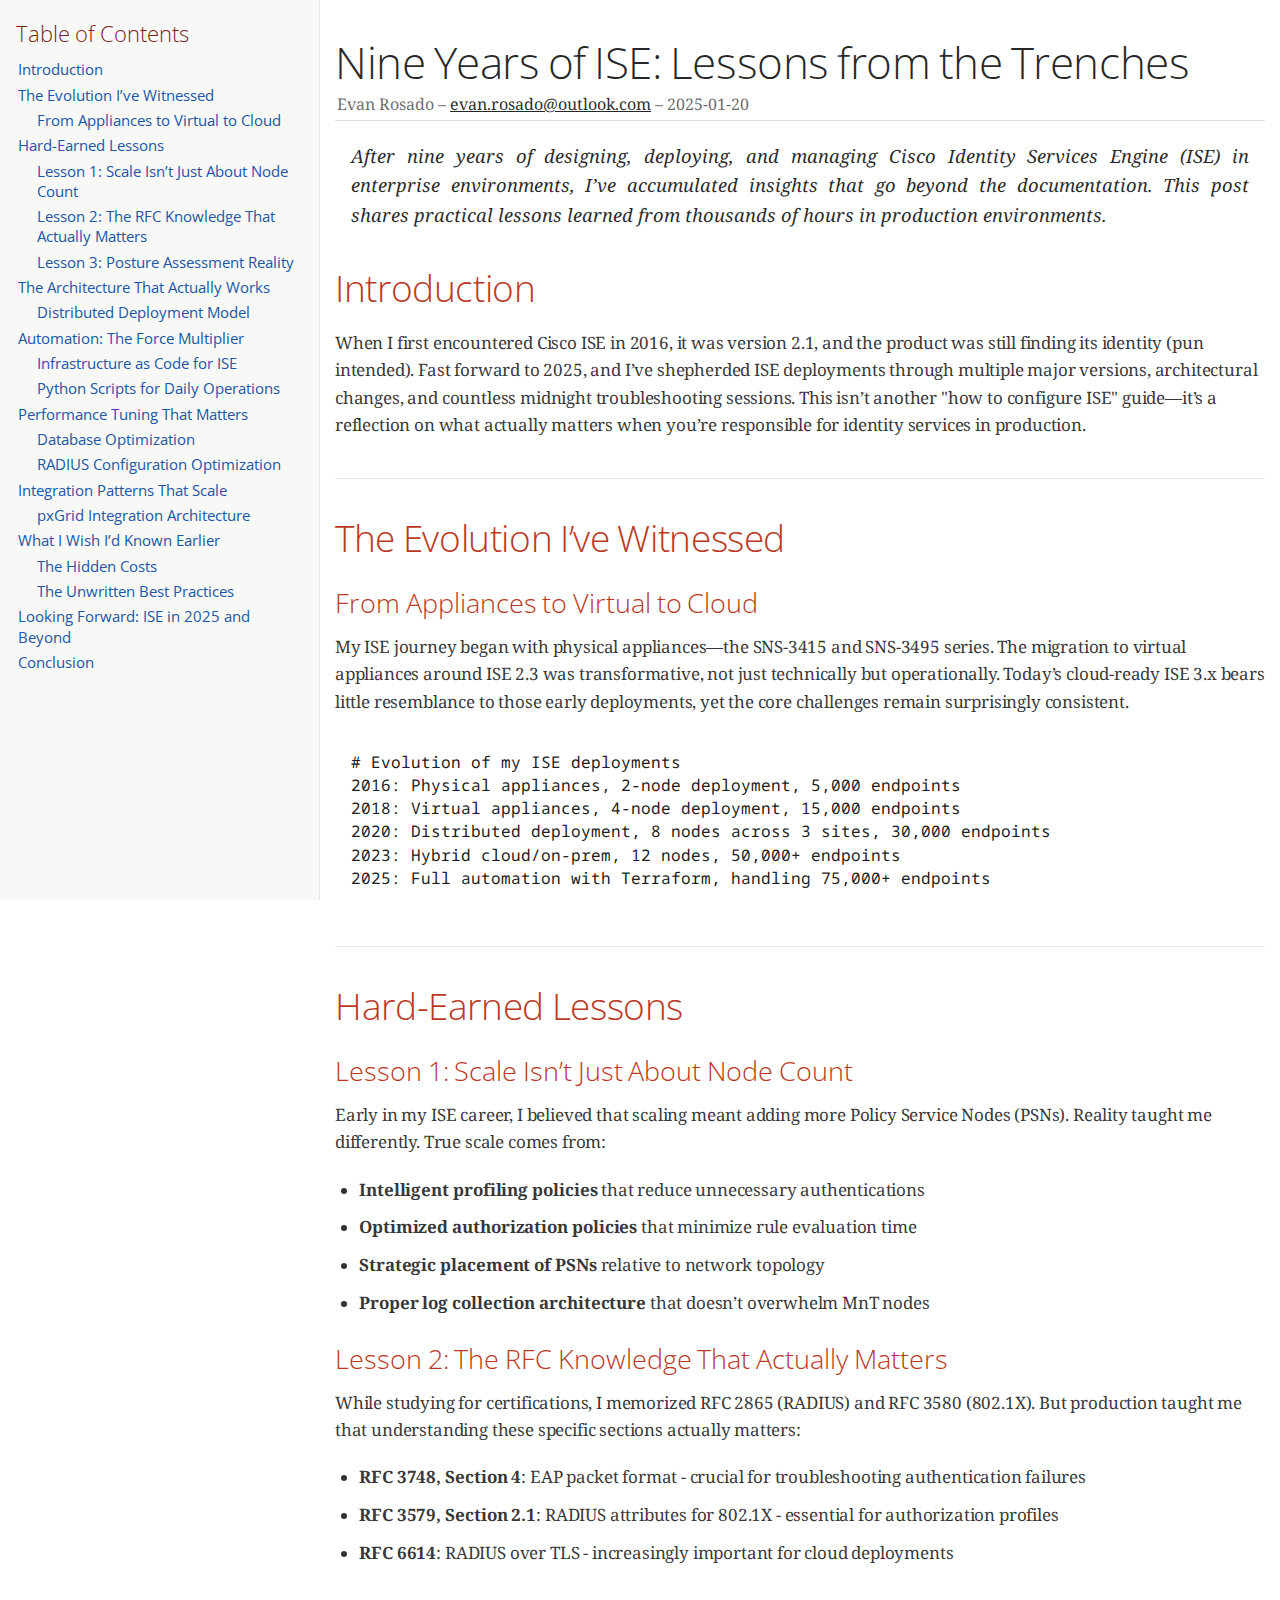
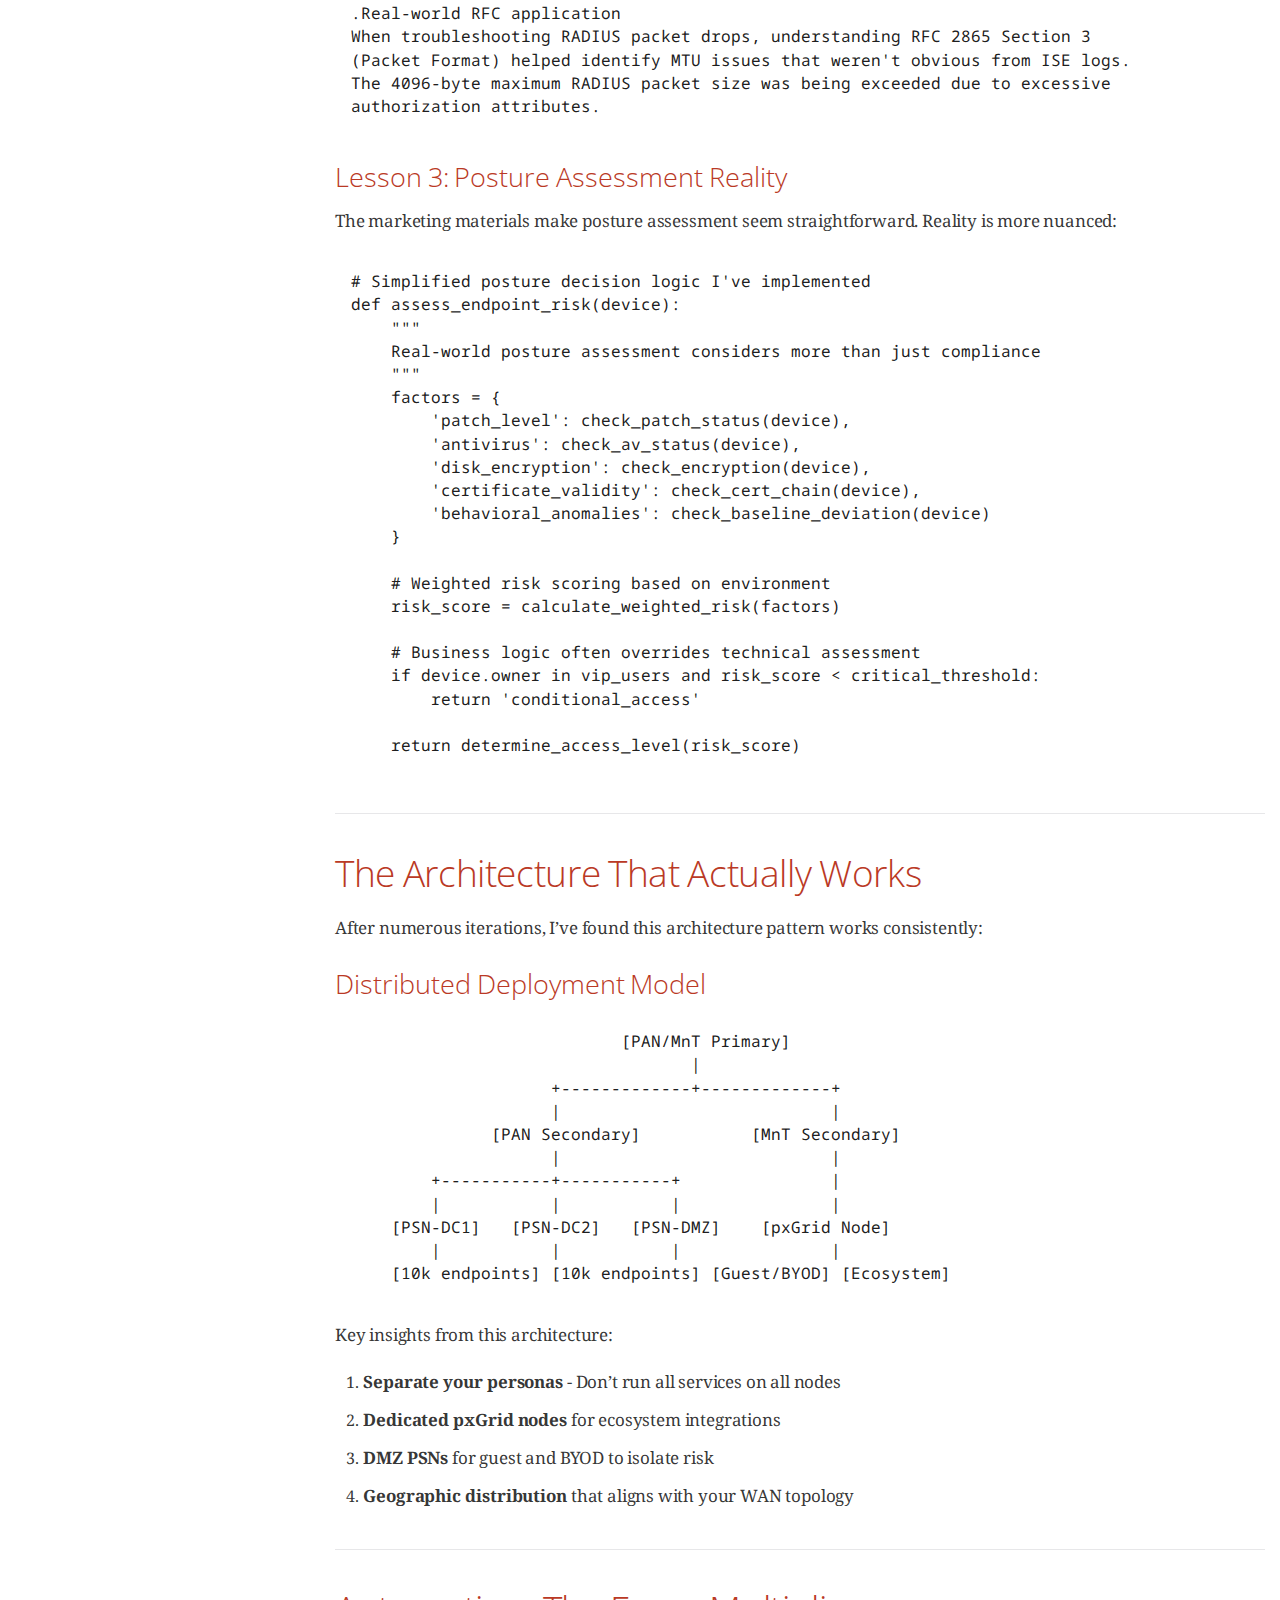
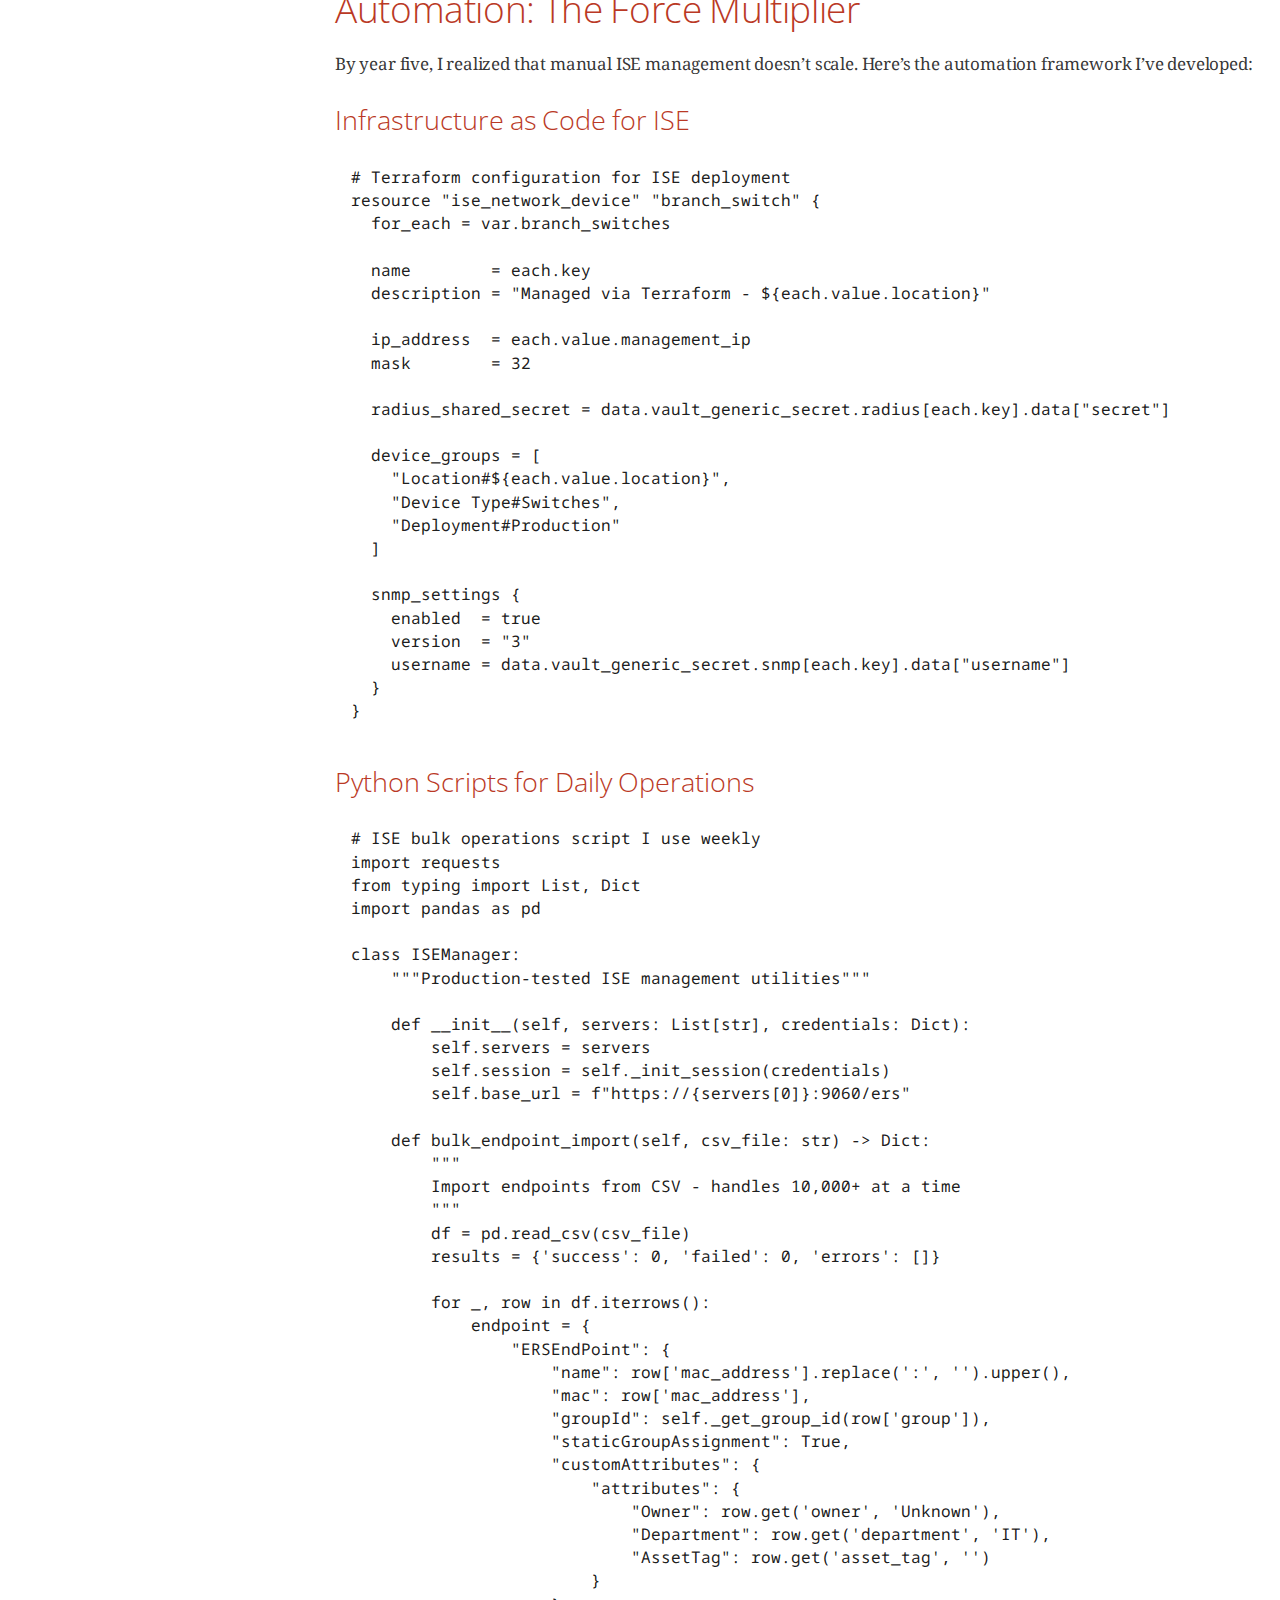
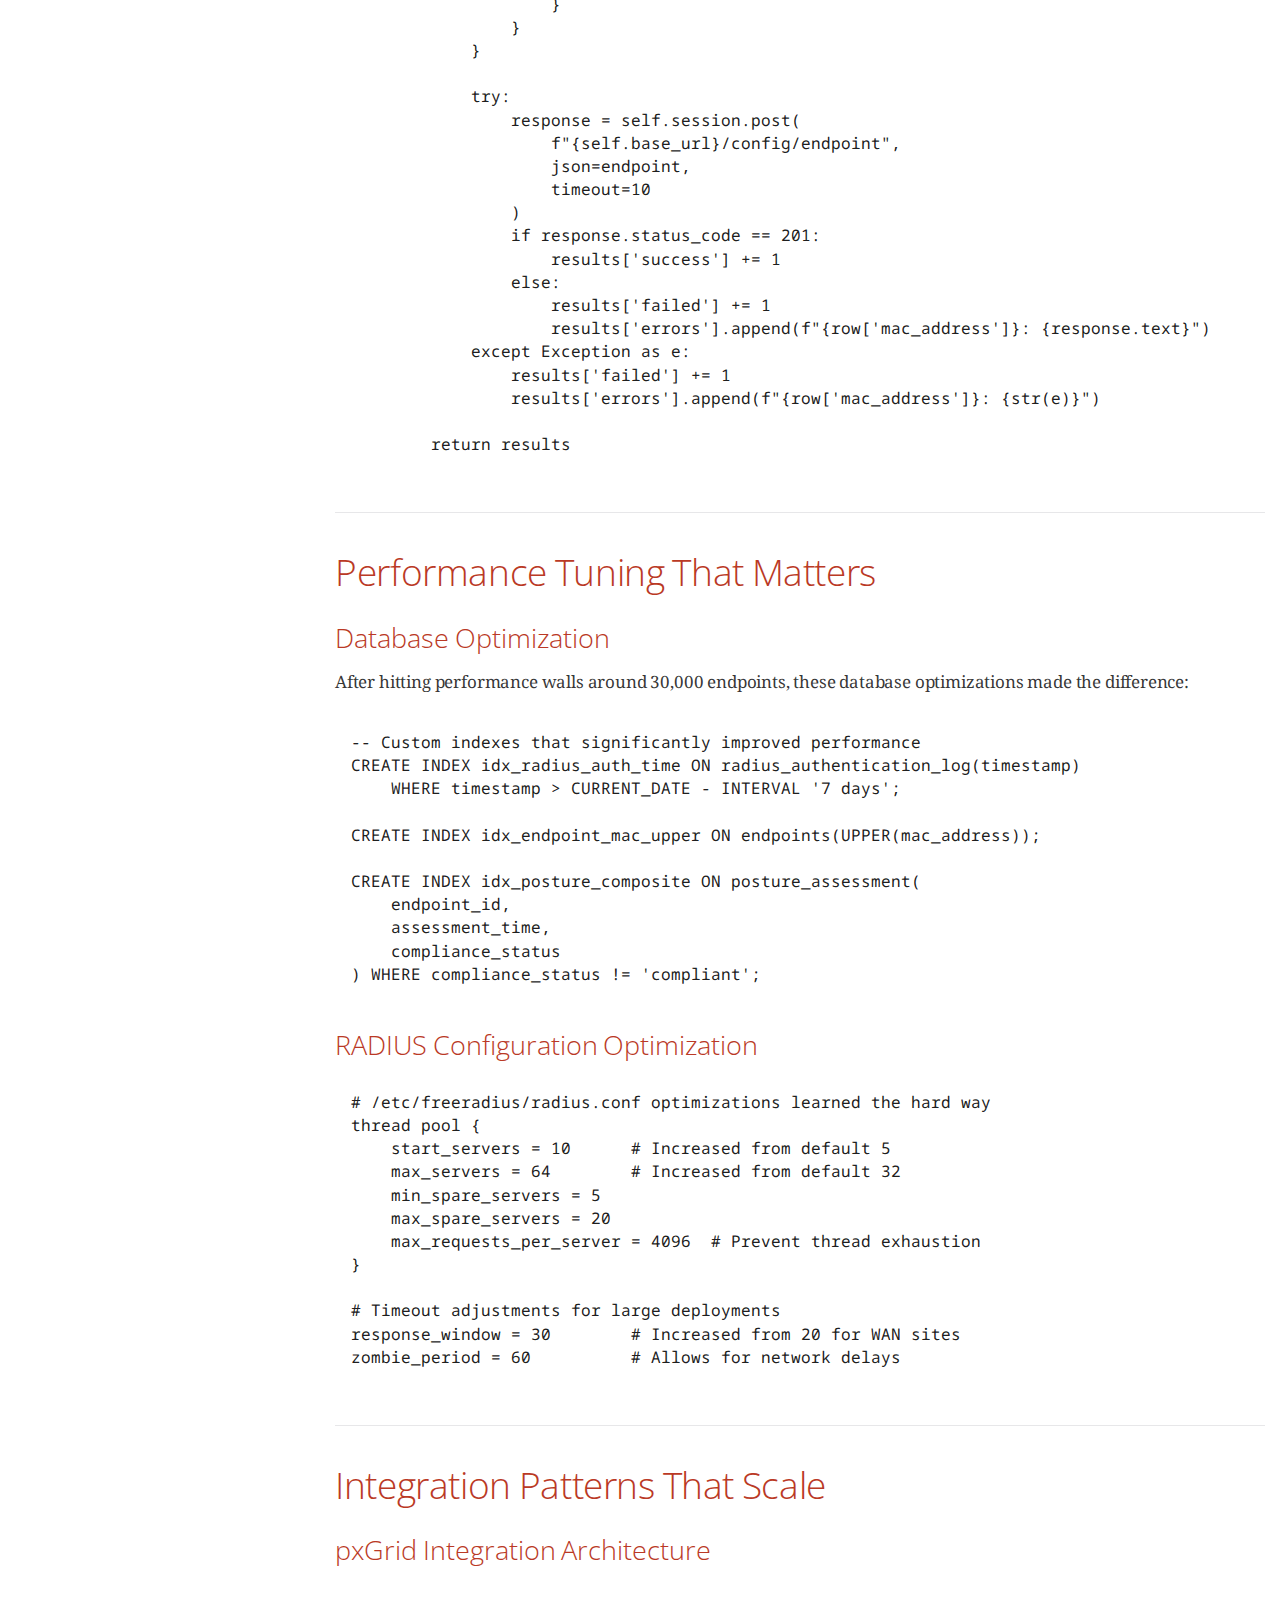
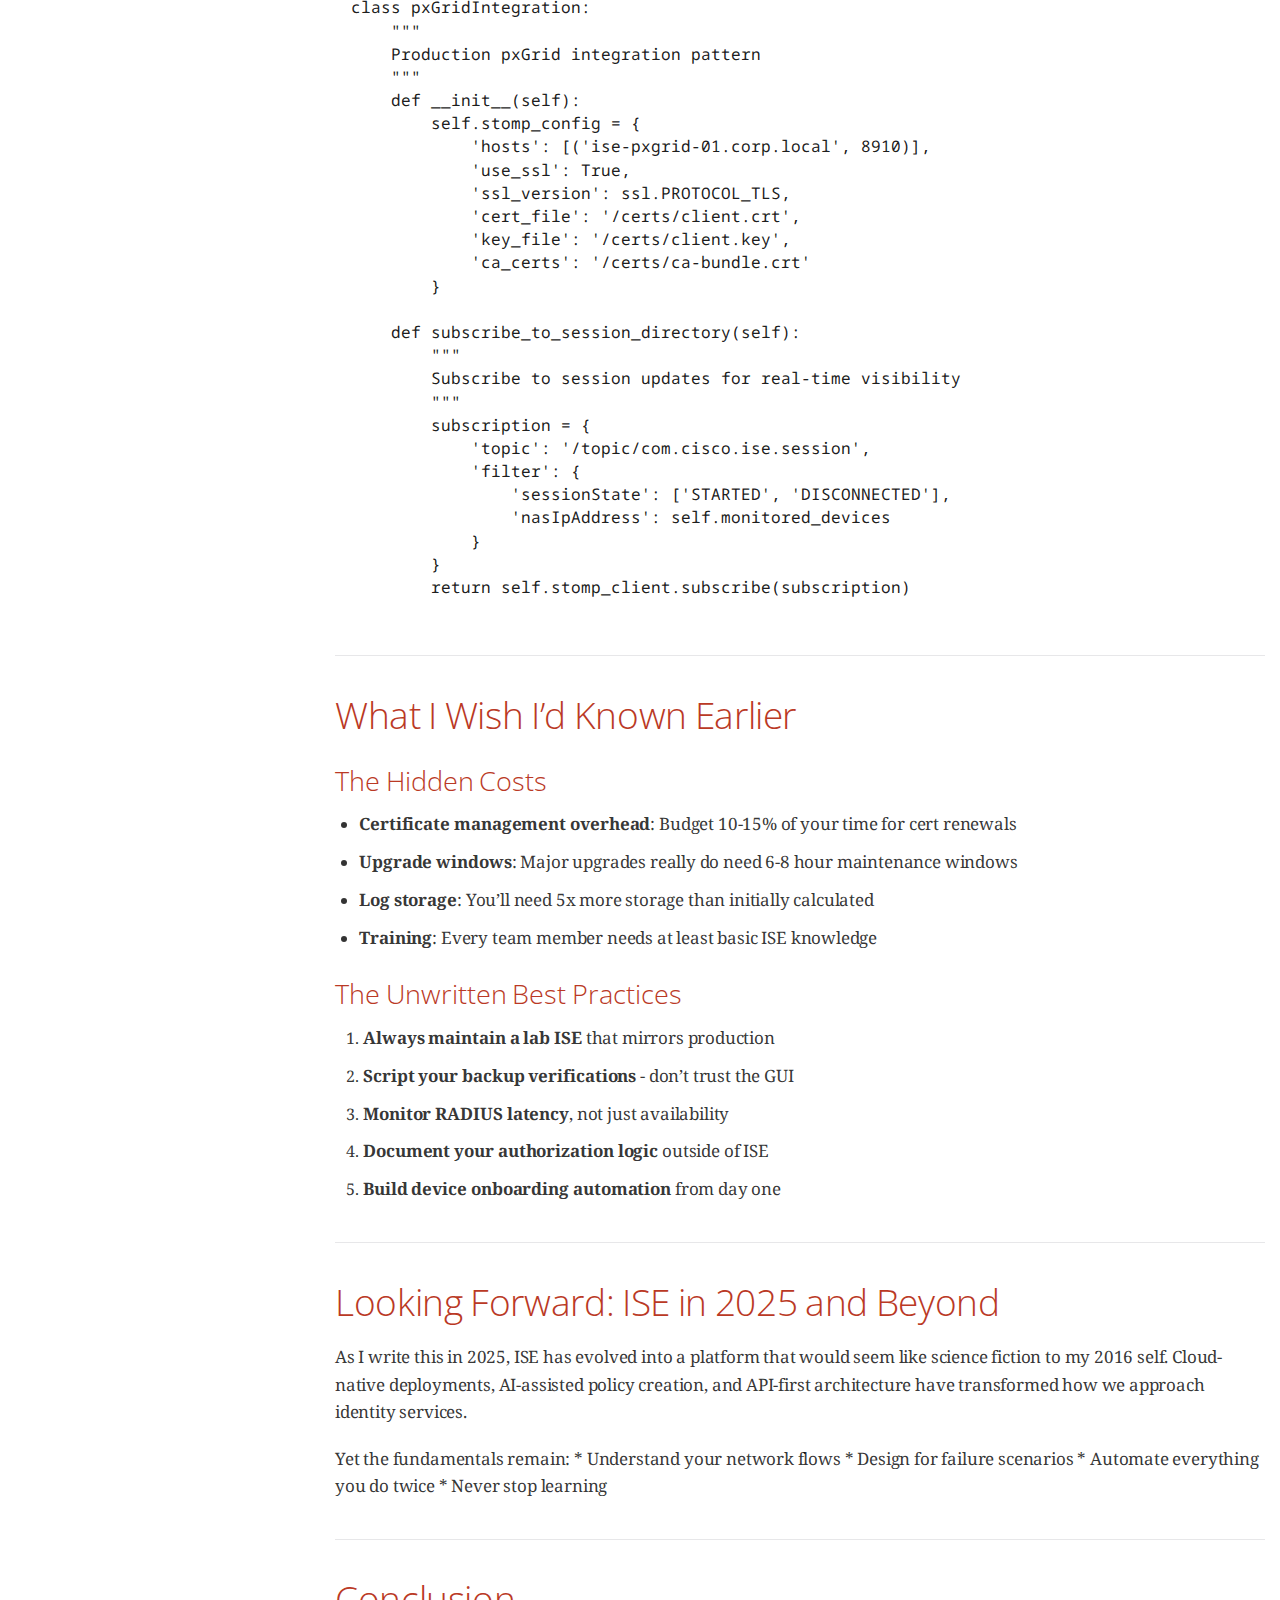
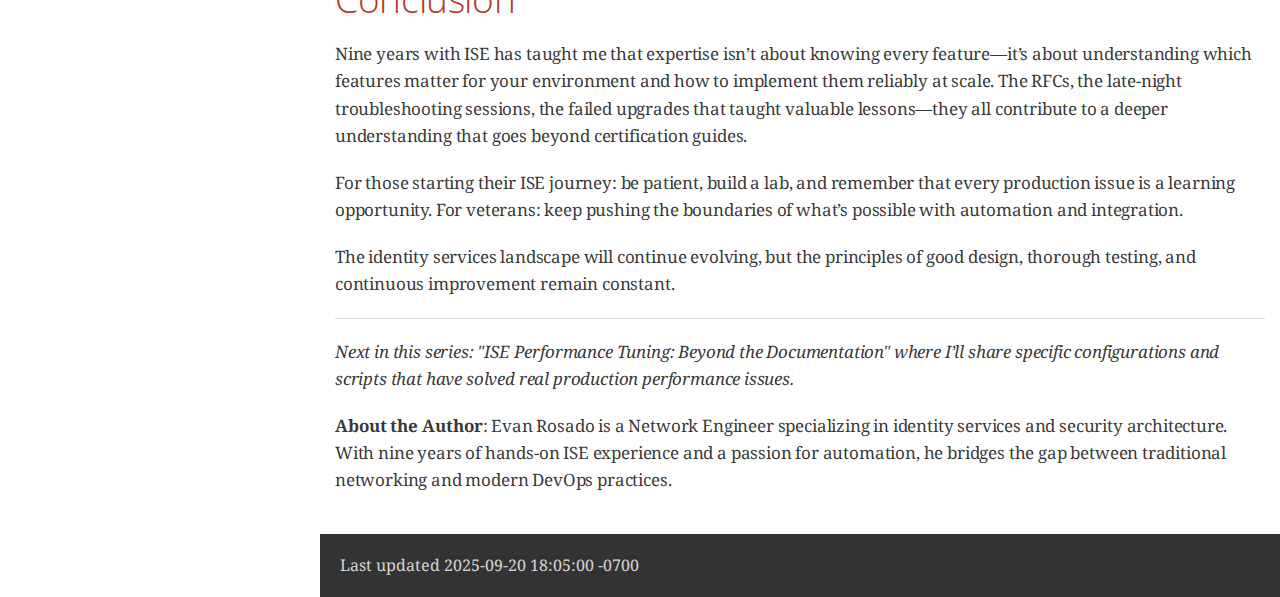
<file: html_output/2025-POST-ISE-001-nine-years-of-ise.html>
<!DOCTYPE html>
<html lang="en">
<head>
<meta charset="UTF-8">
<meta http-equiv="X-UA-Compatible" content="IE=edge">
<meta name="viewport" content="width=device-width, initial-scale=1.0">
<meta name="generator" content="Asciidoctor 2.0.23">
<meta name="description" content="Real-world insights from managing Cisco Identity Services Engine in production environments for nearly a decade">
<meta name="keywords" content="ISE, Cisco, Network Security, 802.1X, RADIUS, TACACS+">
<meta name="author" content="Evan Rosado">
<title>Nine Years of ISE: Lessons from the Trenches</title>
<link rel="stylesheet" href="https://fonts.googleapis.com/css?family=Open+Sans:300,300italic,400,400italic,600,600italic%7CNoto+Serif:400,400italic,700,700italic%7CDroid+Sans+Mono:400,700">
<style>
/*! Asciidoctor default stylesheet | MIT License | https://asciidoctor.org */
/* Uncomment the following line when using as a custom stylesheet */
/* @import "https://fonts.googleapis.com/css?family=Open+Sans:300,300italic,400,400italic,600,600italic%7CNoto+Serif:400,400italic,700,700italic%7CDroid+Sans+Mono:400,700"; */
html{font-family:sans-serif;-webkit-text-size-adjust:100%}
a{background:none}
a:focus{outline:thin dotted}
a:active,a:hover{outline:0}
h1{font-size:2em;margin:.67em 0}
b,strong{font-weight:bold}
abbr{font-size:.9em}
abbr[title]{cursor:help;border-bottom:1px dotted #dddddf;text-decoration:none}
dfn{font-style:italic}
hr{height:0}
mark{background:#ff0;color:#000}
code,kbd,pre,samp{font-family:monospace;font-size:1em}
pre{white-space:pre-wrap}
q{quotes:"\201C" "\201D" "\2018" "\2019"}
small{font-size:80%}
sub,sup{font-size:75%;line-height:0;position:relative;vertical-align:baseline}
sup{top:-.5em}
sub{bottom:-.25em}
img{border:0}
svg:not(:root){overflow:hidden}
figure{margin:0}
audio,video{display:inline-block}
audio:not([controls]){display:none;height:0}
fieldset{border:1px solid silver;margin:0 2px;padding:.35em .625em .75em}
legend{border:0;padding:0}
button,input,select,textarea{font-family:inherit;font-size:100%;margin:0}
button,input{line-height:normal}
button,select{text-transform:none}
button,html input[type=button],input[type=reset],input[type=submit]{-webkit-appearance:button;cursor:pointer}
button[disabled],html input[disabled]{cursor:default}
input[type=checkbox],input[type=radio]{padding:0}
button::-moz-focus-inner,input::-moz-focus-inner{border:0;padding:0}
textarea{overflow:auto;vertical-align:top}
table{border-collapse:collapse;border-spacing:0}
*,::before,::after{box-sizing:border-box}
html,body{font-size:100%}
body{background:#fff;color:rgba(0,0,0,.8);padding:0;margin:0;font-family:"Noto Serif","DejaVu Serif",serif;line-height:1;position:relative;cursor:auto;-moz-tab-size:4;-o-tab-size:4;tab-size:4;word-wrap:anywhere;-moz-osx-font-smoothing:grayscale;-webkit-font-smoothing:antialiased}
a:hover{cursor:pointer}
img,object,embed{max-width:100%;height:auto}
object,embed{height:100%}
img{-ms-interpolation-mode:bicubic}
.left{float:left!important}
.right{float:right!important}
.text-left{text-align:left!important}
.text-right{text-align:right!important}
.text-center{text-align:center!important}
.text-justify{text-align:justify!important}
.hide{display:none}
img,object,svg{display:inline-block;vertical-align:middle}
textarea{height:auto;min-height:50px}
select{width:100%}
.subheader,.admonitionblock td.content>.title,.audioblock>.title,.exampleblock>.title,.imageblock>.title,.listingblock>.title,.literalblock>.title,.stemblock>.title,.openblock>.title,.paragraph>.title,.quoteblock>.title,table.tableblock>.title,.verseblock>.title,.videoblock>.title,.dlist>.title,.olist>.title,.ulist>.title,.qlist>.title,.hdlist>.title{line-height:1.45;color:#7a2518;font-weight:400;margin-top:0;margin-bottom:.25em}
div,dl,dt,dd,ul,ol,li,h1,h2,h3,#toctitle,.sidebarblock>.content>.title,h4,h5,h6,pre,form,p,blockquote,th,td{margin:0;padding:0}
a{color:#2156a5;text-decoration:underline;line-height:inherit}
a:hover,a:focus{color:#1d4b8f}
a img{border:0}
p{line-height:1.6;margin-bottom:1.25em;text-rendering:optimizeLegibility}
p aside{font-size:.875em;line-height:1.35;font-style:italic}
h1,h2,h3,#toctitle,.sidebarblock>.content>.title,h4,h5,h6{font-family:"Open Sans","DejaVu Sans",sans-serif;font-weight:300;font-style:normal;color:#ba3925;text-rendering:optimizeLegibility;margin-top:1em;margin-bottom:.5em;line-height:1.0125em}
h1 small,h2 small,h3 small,#toctitle small,.sidebarblock>.content>.title small,h4 small,h5 small,h6 small{font-size:60%;color:#e99b8f;line-height:0}
h1{font-size:2.125em}
h2{font-size:1.6875em}
h3,#toctitle,.sidebarblock>.content>.title{font-size:1.375em}
h4,h5{font-size:1.125em}
h6{font-size:1em}
hr{border:solid #dddddf;border-width:1px 0 0;clear:both;margin:1.25em 0 1.1875em}
em,i{font-style:italic;line-height:inherit}
strong,b{font-weight:bold;line-height:inherit}
small{font-size:60%;line-height:inherit}
code{font-family:"Droid Sans Mono","DejaVu Sans Mono",monospace;font-weight:400;color:rgba(0,0,0,.9)}
ul,ol,dl{line-height:1.6;margin-bottom:1.25em;list-style-position:outside;font-family:inherit}
ul,ol{margin-left:1.5em}
ul li ul,ul li ol{margin-left:1.25em;margin-bottom:0}
ul.circle{list-style-type:circle}
ul.disc{list-style-type:disc}
ul.square{list-style-type:square}
ul.circle ul:not([class]),ul.disc ul:not([class]),ul.square ul:not([class]){list-style:inherit}
ol li ul,ol li ol{margin-left:1.25em;margin-bottom:0}
dl dt{margin-bottom:.3125em;font-weight:bold}
dl dd{margin-bottom:1.25em}
blockquote{margin:0 0 1.25em;padding:.5625em 1.25em 0 1.1875em;border-left:1px solid #ddd}
blockquote,blockquote p{line-height:1.6;color:rgba(0,0,0,.85)}
@media screen and (min-width:768px){h1,h2,h3,#toctitle,.sidebarblock>.content>.title,h4,h5,h6{line-height:1.2}
h1{font-size:2.75em}
h2{font-size:2.3125em}
h3,#toctitle,.sidebarblock>.content>.title{font-size:1.6875em}
h4{font-size:1.4375em}}
table{background:#fff;margin-bottom:1.25em;border:1px solid #dedede;word-wrap:normal}
table thead,table tfoot{background:#f7f8f7}
table thead tr th,table thead tr td,table tfoot tr th,table tfoot tr td{padding:.5em .625em .625em;font-size:inherit;color:rgba(0,0,0,.8);text-align:left}
table tr th,table tr td{padding:.5625em .625em;font-size:inherit;color:rgba(0,0,0,.8)}
table tr.even,table tr.alt{background:#f8f8f7}
table thead tr th,table tfoot tr th,table tbody tr td,table tr td,table tfoot tr td{line-height:1.6}
h1,h2,h3,#toctitle,.sidebarblock>.content>.title,h4,h5,h6{line-height:1.2;word-spacing:-.05em}
h1 strong,h2 strong,h3 strong,#toctitle strong,.sidebarblock>.content>.title strong,h4 strong,h5 strong,h6 strong{font-weight:400}
.center{margin-left:auto;margin-right:auto}
.stretch{width:100%}
.clearfix::before,.clearfix::after,.float-group::before,.float-group::after{content:" ";display:table}
.clearfix::after,.float-group::after{clear:both}
:not(pre).nobreak{word-wrap:normal}
:not(pre).nowrap{white-space:nowrap}
:not(pre).pre-wrap{white-space:pre-wrap}
:not(pre):not([class^=L])>code{font-size:.9375em;font-style:normal!important;letter-spacing:0;padding:.1em .5ex;word-spacing:-.15em;background:#f7f7f8;border-radius:4px;line-height:1.45;text-rendering:optimizeSpeed}
pre{color:rgba(0,0,0,.9);font-family:"Droid Sans Mono","DejaVu Sans Mono",monospace;line-height:1.45;text-rendering:optimizeSpeed}
pre code,pre pre{color:inherit;font-size:inherit;line-height:inherit}
pre>code{display:block}
pre.nowrap,pre.nowrap pre{white-space:pre;word-wrap:normal}
em em{font-style:normal}
strong strong{font-weight:400}
.keyseq{color:rgba(51,51,51,.8)}
kbd{font-family:"Droid Sans Mono","DejaVu Sans Mono",monospace;display:inline-block;color:rgba(0,0,0,.8);font-size:.65em;line-height:1.45;background:#f7f7f7;border:1px solid #ccc;border-radius:3px;box-shadow:0 1px 0 rgba(0,0,0,.2),inset 0 0 0 .1em #fff;margin:0 .15em;padding:.2em .5em;vertical-align:middle;position:relative;top:-.1em;white-space:nowrap}
.keyseq kbd:first-child{margin-left:0}
.keyseq kbd:last-child{margin-right:0}
.menuseq,.menuref{color:#000}
.menuseq b:not(.caret),.menuref{font-weight:inherit}
.menuseq{word-spacing:-.02em}
.menuseq b.caret{font-size:1.25em;line-height:.8}
.menuseq i.caret{font-weight:bold;text-align:center;width:.45em}
b.button::before,b.button::after{position:relative;top:-1px;font-weight:400}
b.button::before{content:"[";padding:0 3px 0 2px}
b.button::after{content:"]";padding:0 2px 0 3px}
p a>code:hover{color:rgba(0,0,0,.9)}
#header,#content,#footnotes,#footer{width:100%;margin:0 auto;max-width:62.5em;*zoom:1;position:relative;padding-left:.9375em;padding-right:.9375em}
#header::before,#header::after,#content::before,#content::after,#footnotes::before,#footnotes::after,#footer::before,#footer::after{content:" ";display:table}
#header::after,#content::after,#footnotes::after,#footer::after{clear:both}
#content{margin-top:1.25em}
#content::before{content:none}
#header>h1:first-child{color:rgba(0,0,0,.85);margin-top:2.25rem;margin-bottom:0}
#header>h1:first-child+#toc{margin-top:8px;border-top:1px solid #dddddf}
#header>h1:only-child{border-bottom:1px solid #dddddf;padding-bottom:8px}
#header .details{border-bottom:1px solid #dddddf;line-height:1.45;padding-top:.25em;padding-bottom:.25em;padding-left:.25em;color:rgba(0,0,0,.6);display:flex;flex-flow:row wrap}
#header .details span:first-child{margin-left:-.125em}
#header .details span.email a{color:rgba(0,0,0,.85)}
#header .details br{display:none}
#header .details br+span::before{content:"\00a0\2013\00a0"}
#header .details br+span.author::before{content:"\00a0\22c5\00a0";color:rgba(0,0,0,.85)}
#header .details br+span#revremark::before{content:"\00a0|\00a0"}
#header #revnumber{text-transform:capitalize}
#header #revnumber::after{content:"\00a0"}
#content>h1:first-child:not([class]){color:rgba(0,0,0,.85);border-bottom:1px solid #dddddf;padding-bottom:8px;margin-top:0;padding-top:1rem;margin-bottom:1.25rem}
#toc{border-bottom:1px solid #e7e7e9;padding-bottom:.5em}
#toc>ul{margin-left:.125em}
#toc ul.sectlevel0>li>a{font-style:italic}
#toc ul.sectlevel0 ul.sectlevel1{margin:.5em 0}
#toc ul{font-family:"Open Sans","DejaVu Sans",sans-serif;list-style-type:none}
#toc li{line-height:1.3334;margin-top:.3334em}
#toc a{text-decoration:none}
#toc a:active{text-decoration:underline}
#toctitle{color:#7a2518;font-size:1.2em}
@media screen and (min-width:768px){#toctitle{font-size:1.375em}
body.toc2{padding-left:15em;padding-right:0}
body.toc2 #header>h1:nth-last-child(2){border-bottom:1px solid #dddddf;padding-bottom:8px}
#toc.toc2{margin-top:0!important;background:#f8f8f7;position:fixed;width:15em;left:0;top:0;border-right:1px solid #e7e7e9;border-top-width:0!important;border-bottom-width:0!important;z-index:1000;padding:1.25em 1em;height:100%;overflow:auto}
#toc.toc2 #toctitle{margin-top:0;margin-bottom:.8rem;font-size:1.2em}
#toc.toc2>ul{font-size:.9em;margin-bottom:0}
#toc.toc2 ul ul{margin-left:0;padding-left:1em}
#toc.toc2 ul.sectlevel0 ul.sectlevel1{padding-left:0;margin-top:.5em;margin-bottom:.5em}
body.toc2.toc-right{padding-left:0;padding-right:15em}
body.toc2.toc-right #toc.toc2{border-right-width:0;border-left:1px solid #e7e7e9;left:auto;right:0}}
@media screen and (min-width:1280px){body.toc2{padding-left:20em;padding-right:0}
#toc.toc2{width:20em}
#toc.toc2 #toctitle{font-size:1.375em}
#toc.toc2>ul{font-size:.95em}
#toc.toc2 ul ul{padding-left:1.25em}
body.toc2.toc-right{padding-left:0;padding-right:20em}}
#content #toc{border:1px solid #e0e0dc;margin-bottom:1.25em;padding:1.25em;background:#f8f8f7;border-radius:4px}
#content #toc>:first-child{margin-top:0}
#content #toc>:last-child{margin-bottom:0}
#footer{max-width:none;background:rgba(0,0,0,.8);padding:1.25em}
#footer-text{color:hsla(0,0%,100%,.8);line-height:1.44}
#content{margin-bottom:.625em}
.sect1{padding-bottom:.625em}
@media screen and (min-width:768px){#content{margin-bottom:1.25em}
.sect1{padding-bottom:1.25em}}
.sect1:last-child{padding-bottom:0}
.sect1+.sect1{border-top:1px solid #e7e7e9}
#content h1>a.anchor,h2>a.anchor,h3>a.anchor,#toctitle>a.anchor,.sidebarblock>.content>.title>a.anchor,h4>a.anchor,h5>a.anchor,h6>a.anchor{position:absolute;z-index:1001;width:1.5ex;margin-left:-1.5ex;display:block;text-decoration:none!important;visibility:hidden;text-align:center;font-weight:400}
#content h1>a.anchor::before,h2>a.anchor::before,h3>a.anchor::before,#toctitle>a.anchor::before,.sidebarblock>.content>.title>a.anchor::before,h4>a.anchor::before,h5>a.anchor::before,h6>a.anchor::before{content:"\00A7";font-size:.85em;display:block;padding-top:.1em}
#content h1:hover>a.anchor,#content h1>a.anchor:hover,h2:hover>a.anchor,h2>a.anchor:hover,h3:hover>a.anchor,#toctitle:hover>a.anchor,.sidebarblock>.content>.title:hover>a.anchor,h3>a.anchor:hover,#toctitle>a.anchor:hover,.sidebarblock>.content>.title>a.anchor:hover,h4:hover>a.anchor,h4>a.anchor:hover,h5:hover>a.anchor,h5>a.anchor:hover,h6:hover>a.anchor,h6>a.anchor:hover{visibility:visible}
#content h1>a.link,h2>a.link,h3>a.link,#toctitle>a.link,.sidebarblock>.content>.title>a.link,h4>a.link,h5>a.link,h6>a.link{color:#ba3925;text-decoration:none}
#content h1>a.link:hover,h2>a.link:hover,h3>a.link:hover,#toctitle>a.link:hover,.sidebarblock>.content>.title>a.link:hover,h4>a.link:hover,h5>a.link:hover,h6>a.link:hover{color:#a53221}
details,.audioblock,.imageblock,.literalblock,.listingblock,.stemblock,.videoblock{margin-bottom:1.25em}
details{margin-left:1.25rem}
details>summary{cursor:pointer;display:block;position:relative;line-height:1.6;margin-bottom:.625rem;outline:none;-webkit-tap-highlight-color:transparent}
details>summary::-webkit-details-marker{display:none}
details>summary::before{content:"";border:solid transparent;border-left:solid;border-width:.3em 0 .3em .5em;position:absolute;top:.5em;left:-1.25rem;transform:translateX(15%)}
details[open]>summary::before{border:solid transparent;border-top:solid;border-width:.5em .3em 0;transform:translateY(15%)}
details>summary::after{content:"";width:1.25rem;height:1em;position:absolute;top:.3em;left:-1.25rem}
.admonitionblock td.content>.title,.audioblock>.title,.exampleblock>.title,.imageblock>.title,.listingblock>.title,.literalblock>.title,.stemblock>.title,.openblock>.title,.paragraph>.title,.quoteblock>.title,table.tableblock>.title,.verseblock>.title,.videoblock>.title,.dlist>.title,.olist>.title,.ulist>.title,.qlist>.title,.hdlist>.title{text-rendering:optimizeLegibility;text-align:left;font-family:"Noto Serif","DejaVu Serif",serif;font-size:1rem;font-style:italic}
table.tableblock.fit-content>caption.title{white-space:nowrap;width:0}
.paragraph.lead>p,#preamble>.sectionbody>[class=paragraph]:first-of-type p{font-size:1.21875em;line-height:1.6;color:rgba(0,0,0,.85)}
.admonitionblock>table{border-collapse:separate;border:0;background:none;width:100%}
.admonitionblock>table td.icon{text-align:center;width:80px}
.admonitionblock>table td.icon img{max-width:none}
.admonitionblock>table td.icon .title{font-weight:bold;font-family:"Open Sans","DejaVu Sans",sans-serif;text-transform:uppercase}
.admonitionblock>table td.content{padding-left:1.125em;padding-right:1.25em;border-left:1px solid #dddddf;color:rgba(0,0,0,.6);word-wrap:anywhere}
.admonitionblock>table td.content>:last-child>:last-child{margin-bottom:0}
.exampleblock>.content{border:1px solid #e6e6e6;margin-bottom:1.25em;padding:1.25em;background:#fff;border-radius:4px}
.sidebarblock{border:1px solid #dbdbd6;margin-bottom:1.25em;padding:1.25em;background:#f3f3f2;border-radius:4px}
.sidebarblock>.content>.title{color:#7a2518;margin-top:0;text-align:center}
.exampleblock>.content>:first-child,.sidebarblock>.content>:first-child{margin-top:0}
.exampleblock>.content>:last-child,.exampleblock>.content>:last-child>:last-child,.exampleblock>.content .olist>ol>li:last-child>:last-child,.exampleblock>.content .ulist>ul>li:last-child>:last-child,.exampleblock>.content .qlist>ol>li:last-child>:last-child,.sidebarblock>.content>:last-child,.sidebarblock>.content>:last-child>:last-child,.sidebarblock>.content .olist>ol>li:last-child>:last-child,.sidebarblock>.content .ulist>ul>li:last-child>:last-child,.sidebarblock>.content .qlist>ol>li:last-child>:last-child{margin-bottom:0}
.literalblock pre,.listingblock>.content>pre{border-radius:4px;overflow-x:auto;padding:1em;font-size:.8125em}
@media screen and (min-width:768px){.literalblock pre,.listingblock>.content>pre{font-size:.90625em}}
@media screen and (min-width:1280px){.literalblock pre,.listingblock>.content>pre{font-size:1em}}
.literalblock pre,.listingblock>.content>pre:not(.highlight),.listingblock>.content>pre[class=highlight],.listingblock>.content>pre[class^="highlight "]{background:#f7f7f8}
.literalblock.output pre{color:#f7f7f8;background:rgba(0,0,0,.9)}
.listingblock>.content{position:relative}
.listingblock code[data-lang]::before{display:none;content:attr(data-lang);position:absolute;font-size:.75em;top:.425rem;right:.5rem;line-height:1;text-transform:uppercase;color:inherit;opacity:.5}
.listingblock:hover code[data-lang]::before{display:block}
.listingblock.terminal pre .command::before{content:attr(data-prompt);padding-right:.5em;color:inherit;opacity:.5}
.listingblock.terminal pre .command:not([data-prompt])::before{content:"$"}
.listingblock pre.highlightjs{padding:0}
.listingblock pre.highlightjs>code{padding:1em;border-radius:4px}
.listingblock pre.prettyprint{border-width:0}
.prettyprint{background:#f7f7f8}
pre.prettyprint .linenums{line-height:1.45;margin-left:2em}
pre.prettyprint li{background:none;list-style-type:inherit;padding-left:0}
pre.prettyprint li code[data-lang]::before{opacity:1}
pre.prettyprint li:not(:first-child) code[data-lang]::before{display:none}
table.linenotable{border-collapse:separate;border:0;margin-bottom:0;background:none}
table.linenotable td[class]{color:inherit;vertical-align:top;padding:0;line-height:inherit;white-space:normal}
table.linenotable td.code{padding-left:.75em}
table.linenotable td.linenos,pre.pygments .linenos{border-right:1px solid;opacity:.35;padding-right:.5em;-webkit-user-select:none;-moz-user-select:none;-ms-user-select:none;user-select:none}
pre.pygments span.linenos{display:inline-block;margin-right:.75em}
.quoteblock{margin:0 1em 1.25em 1.5em;display:table}
.quoteblock:not(.excerpt)>.title{margin-left:-1.5em;margin-bottom:.75em}
.quoteblock blockquote,.quoteblock p{color:rgba(0,0,0,.85);font-size:1.15rem;line-height:1.75;word-spacing:.1em;letter-spacing:0;font-style:italic;text-align:justify}
.quoteblock blockquote{margin:0;padding:0;border:0}
.quoteblock blockquote::before{content:"\201c";float:left;font-size:2.75em;font-weight:bold;line-height:.6em;margin-left:-.6em;color:#7a2518;text-shadow:0 1px 2px rgba(0,0,0,.1)}
.quoteblock blockquote>.paragraph:last-child p{margin-bottom:0}
.quoteblock .attribution{margin-top:.75em;margin-right:.5ex;text-align:right}
.verseblock{margin:0 1em 1.25em}
.verseblock pre{font-family:"Open Sans","DejaVu Sans",sans-serif;font-size:1.15rem;color:rgba(0,0,0,.85);font-weight:300;text-rendering:optimizeLegibility}
.verseblock pre strong{font-weight:400}
.verseblock .attribution{margin-top:1.25rem;margin-left:.5ex}
.quoteblock .attribution,.verseblock .attribution{font-size:.9375em;line-height:1.45;font-style:italic}
.quoteblock .attribution br,.verseblock .attribution br{display:none}
.quoteblock .attribution cite,.verseblock .attribution cite{display:block;letter-spacing:-.025em;color:rgba(0,0,0,.6)}
.quoteblock.abstract blockquote::before,.quoteblock.excerpt blockquote::before,.quoteblock .quoteblock blockquote::before{display:none}
.quoteblock.abstract blockquote,.quoteblock.abstract p,.quoteblock.excerpt blockquote,.quoteblock.excerpt p,.quoteblock .quoteblock blockquote,.quoteblock .quoteblock p{line-height:1.6;word-spacing:0}
.quoteblock.abstract{margin:0 1em 1.25em;display:block}
.quoteblock.abstract>.title{margin:0 0 .375em;font-size:1.15em;text-align:center}
.quoteblock.excerpt>blockquote,.quoteblock .quoteblock{padding:0 0 .25em 1em;border-left:.25em solid #dddddf}
.quoteblock.excerpt,.quoteblock .quoteblock{margin-left:0}
.quoteblock.excerpt blockquote,.quoteblock.excerpt p,.quoteblock .quoteblock blockquote,.quoteblock .quoteblock p{color:inherit;font-size:1.0625rem}
.quoteblock.excerpt .attribution,.quoteblock .quoteblock .attribution{color:inherit;font-size:.85rem;text-align:left;margin-right:0}
p.tableblock:last-child{margin-bottom:0}
td.tableblock>.content{margin-bottom:1.25em;word-wrap:anywhere}
td.tableblock>.content>:last-child{margin-bottom:-1.25em}
table.tableblock,th.tableblock,td.tableblock{border:0 solid #dedede}
table.grid-all>*>tr>*{border-width:1px}
table.grid-cols>*>tr>*{border-width:0 1px}
table.grid-rows>*>tr>*{border-width:1px 0}
table.frame-all{border-width:1px}
table.frame-ends{border-width:1px 0}
table.frame-sides{border-width:0 1px}
table.frame-none>colgroup+*>:first-child>*,table.frame-sides>colgroup+*>:first-child>*{border-top-width:0}
table.frame-none>:last-child>:last-child>*,table.frame-sides>:last-child>:last-child>*{border-bottom-width:0}
table.frame-none>*>tr>:first-child,table.frame-ends>*>tr>:first-child{border-left-width:0}
table.frame-none>*>tr>:last-child,table.frame-ends>*>tr>:last-child{border-right-width:0}
table.stripes-all>*>tr,table.stripes-odd>*>tr:nth-of-type(odd),table.stripes-even>*>tr:nth-of-type(even),table.stripes-hover>*>tr:hover{background:#f8f8f7}
th.halign-left,td.halign-left{text-align:left}
th.halign-right,td.halign-right{text-align:right}
th.halign-center,td.halign-center{text-align:center}
th.valign-top,td.valign-top{vertical-align:top}
th.valign-bottom,td.valign-bottom{vertical-align:bottom}
th.valign-middle,td.valign-middle{vertical-align:middle}
table thead th,table tfoot th{font-weight:bold}
tbody tr th{background:#f7f8f7}
tbody tr th,tbody tr th p,tfoot tr th,tfoot tr th p{color:rgba(0,0,0,.8);font-weight:bold}
p.tableblock>code:only-child{background:none;padding:0}
p.tableblock{font-size:1em}
ol{margin-left:1.75em}
ul li ol{margin-left:1.5em}
dl dd{margin-left:1.125em}
dl dd:last-child,dl dd:last-child>:last-child{margin-bottom:0}
li p,ul dd,ol dd,.olist .olist,.ulist .ulist,.ulist .olist,.olist .ulist{margin-bottom:.625em}
ul.checklist,ul.none,ol.none,ul.no-bullet,ol.no-bullet,ol.unnumbered,ul.unstyled,ol.unstyled{list-style-type:none}
ul.no-bullet,ol.no-bullet,ol.unnumbered{margin-left:.625em}
ul.unstyled,ol.unstyled{margin-left:0}
li>p:empty:only-child::before{content:"";display:inline-block}
ul.checklist>li>p:first-child{margin-left:-1em}
ul.checklist>li>p:first-child>.fa-square-o:first-child,ul.checklist>li>p:first-child>.fa-check-square-o:first-child{width:1.25em;font-size:.8em;position:relative;bottom:.125em}
ul.checklist>li>p:first-child>input[type=checkbox]:first-child{margin-right:.25em}
ul.inline{display:flex;flex-flow:row wrap;list-style:none;margin:0 0 .625em -1.25em}
ul.inline>li{margin-left:1.25em}
.unstyled dl dt{font-weight:400;font-style:normal}
ol.arabic{list-style-type:decimal}
ol.decimal{list-style-type:decimal-leading-zero}
ol.loweralpha{list-style-type:lower-alpha}
ol.upperalpha{list-style-type:upper-alpha}
ol.lowerroman{list-style-type:lower-roman}
ol.upperroman{list-style-type:upper-roman}
ol.lowergreek{list-style-type:lower-greek}
.hdlist>table,.colist>table{border:0;background:none}
.hdlist>table>tbody>tr,.colist>table>tbody>tr{background:none}
td.hdlist1,td.hdlist2{vertical-align:top;padding:0 .625em}
td.hdlist1{font-weight:bold;padding-bottom:1.25em}
td.hdlist2{word-wrap:anywhere}
.literalblock+.colist,.listingblock+.colist{margin-top:-.5em}
.colist td:not([class]):first-child{padding:.4em .75em 0;line-height:1;vertical-align:top}
.colist td:not([class]):first-child img{max-width:none}
.colist td:not([class]):last-child{padding:.25em 0}
.thumb,.th{line-height:0;display:inline-block;border:4px solid #fff;box-shadow:0 0 0 1px #ddd}
.imageblock.left{margin:.25em .625em 1.25em 0}
.imageblock.right{margin:.25em 0 1.25em .625em}
.imageblock>.title{margin-bottom:0}
.imageblock.thumb,.imageblock.th{border-width:6px}
.imageblock.thumb>.title,.imageblock.th>.title{padding:0 .125em}
.image.left,.image.right{margin-top:.25em;margin-bottom:.25em;display:inline-block;line-height:0}
.image.left{margin-right:.625em}
.image.right{margin-left:.625em}
a.image{text-decoration:none;display:inline-block}
a.image object{pointer-events:none}
sup.footnote,sup.footnoteref{font-size:.875em;position:static;vertical-align:super}
sup.footnote a,sup.footnoteref a{text-decoration:none}
sup.footnote a:active,sup.footnoteref a:active,#footnotes .footnote a:first-of-type:active{text-decoration:underline}
#footnotes{padding-top:.75em;padding-bottom:.75em;margin-bottom:.625em}
#footnotes hr{width:20%;min-width:6.25em;margin:-.25em 0 .75em;border-width:1px 0 0}
#footnotes .footnote{padding:0 .375em 0 .225em;line-height:1.3334;font-size:.875em;margin-left:1.2em;margin-bottom:.2em}
#footnotes .footnote a:first-of-type{font-weight:bold;text-decoration:none;margin-left:-1.05em}
#footnotes .footnote:last-of-type{margin-bottom:0}
#content #footnotes{margin-top:-.625em;margin-bottom:0;padding:.75em 0}
div.unbreakable{page-break-inside:avoid}
.big{font-size:larger}
.small{font-size:smaller}
.underline{text-decoration:underline}
.overline{text-decoration:overline}
.line-through{text-decoration:line-through}
.aqua{color:#00bfbf}
.aqua-background{background:#00fafa}
.black{color:#000}
.black-background{background:#000}
.blue{color:#0000bf}
.blue-background{background:#0000fa}
.fuchsia{color:#bf00bf}
.fuchsia-background{background:#fa00fa}
.gray{color:#606060}
.gray-background{background:#7d7d7d}
.green{color:#006000}
.green-background{background:#007d00}
.lime{color:#00bf00}
.lime-background{background:#00fa00}
.maroon{color:#600000}
.maroon-background{background:#7d0000}
.navy{color:#000060}
.navy-background{background:#00007d}
.olive{color:#606000}
.olive-background{background:#7d7d00}
.purple{color:#600060}
.purple-background{background:#7d007d}
.red{color:#bf0000}
.red-background{background:#fa0000}
.silver{color:#909090}
.silver-background{background:#bcbcbc}
.teal{color:#006060}
.teal-background{background:#007d7d}
.white{color:#bfbfbf}
.white-background{background:#fafafa}
.yellow{color:#bfbf00}
.yellow-background{background:#fafa00}
span.icon>.fa{cursor:default}
a span.icon>.fa{cursor:inherit}
.admonitionblock td.icon [class^="fa icon-"]{font-size:2.5em;text-shadow:1px 1px 2px rgba(0,0,0,.5);cursor:default}
.admonitionblock td.icon .icon-note::before{content:"\f05a";color:#19407c}
.admonitionblock td.icon .icon-tip::before{content:"\f0eb";text-shadow:1px 1px 2px rgba(155,155,0,.8);color:#111}
.admonitionblock td.icon .icon-warning::before{content:"\f071";color:#bf6900}
.admonitionblock td.icon .icon-caution::before{content:"\f06d";color:#bf3400}
.admonitionblock td.icon .icon-important::before{content:"\f06a";color:#bf0000}
.conum[data-value]{display:inline-block;color:#fff!important;background:rgba(0,0,0,.8);border-radius:50%;text-align:center;font-size:.75em;width:1.67em;height:1.67em;line-height:1.67em;font-family:"Open Sans","DejaVu Sans",sans-serif;font-style:normal;font-weight:bold}
.conum[data-value] *{color:#fff!important}
.conum[data-value]+b{display:none}
.conum[data-value]::after{content:attr(data-value)}
pre .conum[data-value]{position:relative;top:-.125em}
b.conum *{color:inherit!important}
.conum:not([data-value]):empty{display:none}
dt,th.tableblock,td.content,div.footnote{text-rendering:optimizeLegibility}
h1,h2,p,td.content,span.alt,summary{letter-spacing:-.01em}
p strong,td.content strong,div.footnote strong{letter-spacing:-.005em}
p,blockquote,dt,td.content,td.hdlist1,span.alt,summary{font-size:1.0625rem}
p{margin-bottom:1.25rem}
.sidebarblock p,.sidebarblock dt,.sidebarblock td.content,p.tableblock{font-size:1em}
.exampleblock>.content{background:#fffef7;border-color:#e0e0dc;box-shadow:0 1px 4px #e0e0dc}
.print-only{display:none!important}
@page{margin:1.25cm .75cm}
@media print{*{box-shadow:none!important;text-shadow:none!important}
html{font-size:80%}
a{color:inherit!important;text-decoration:underline!important}
a.bare,a[href^="#"],a[href^="mailto:"]{text-decoration:none!important}
a[href^="http:"]:not(.bare)::after,a[href^="https:"]:not(.bare)::after{content:"(" attr(href) ")";display:inline-block;font-size:.875em;padding-left:.25em}
abbr[title]{border-bottom:1px dotted}
abbr[title]::after{content:" (" attr(title) ")"}
pre,blockquote,tr,img,object,svg{page-break-inside:avoid}
thead{display:table-header-group}
svg{max-width:100%}
p,blockquote,dt,td.content{font-size:1em;orphans:3;widows:3}
h2,h3,#toctitle,.sidebarblock>.content>.title{page-break-after:avoid}
#header,#content,#footnotes,#footer{max-width:none}
#toc,.sidebarblock,.exampleblock>.content{background:none!important}
#toc{border-bottom:1px solid #dddddf!important;padding-bottom:0!important}
body.book #header{text-align:center}
body.book #header>h1:first-child{border:0!important;margin:2.5em 0 1em}
body.book #header .details{border:0!important;display:block;padding:0!important}
body.book #header .details span:first-child{margin-left:0!important}
body.book #header .details br{display:block}
body.book #header .details br+span::before{content:none!important}
body.book #toc{border:0!important;text-align:left!important;padding:0!important;margin:0!important}
body.book #toc,body.book #preamble,body.book h1.sect0,body.book .sect1>h2{page-break-before:always}
.listingblock code[data-lang]::before{display:block}
#footer{padding:0 .9375em}
.hide-on-print{display:none!important}
.print-only{display:block!important}
.hide-for-print{display:none!important}
.show-for-print{display:inherit!important}}
@media amzn-kf8,print{#header>h1:first-child{margin-top:1.25rem}
.sect1{padding:0!important}
.sect1+.sect1{border:0}
#footer{background:none}
#footer-text{color:rgba(0,0,0,.6);font-size:.9em}}
@media amzn-kf8{#header,#content,#footnotes,#footer{padding:0}}
</style>
<link rel="stylesheet" href="https://cdnjs.cloudflare.com/ajax/libs/font-awesome/4.7.0/css/font-awesome.min.css">
</head>
<body class="article toc2 toc-left">
<div id="header">
<h1>Nine Years of ISE: Lessons from the Trenches</h1>
<div class="details">
<span id="author" class="author">Evan Rosado</span><br>
<span id="email" class="email"><a href="mailto:evan.rosado@outlook.com">evan.rosado@outlook.com</a></span><br>
<span id="revdate">2025-01-20</span>
</div>
<div id="toc" class="toc2">
<div id="toctitle">Table of Contents</div>
<ul class="sectlevel1">
<li><a href="#_introduction">Introduction</a></li>
<li><a href="#_the_evolution_ive_witnessed">The Evolution I&#8217;ve Witnessed</a>
<ul class="sectlevel2">
<li><a href="#_from_appliances_to_virtual_to_cloud">From Appliances to Virtual to Cloud</a></li>
</ul>
</li>
<li><a href="#_hard_earned_lessons">Hard-Earned Lessons</a>
<ul class="sectlevel2">
<li><a href="#_lesson_1_scale_isnt_just_about_node_count">Lesson 1: Scale Isn&#8217;t Just About Node Count</a></li>
<li><a href="#_lesson_2_the_rfc_knowledge_that_actually_matters">Lesson 2: The RFC Knowledge That Actually Matters</a></li>
<li><a href="#_lesson_3_posture_assessment_reality">Lesson 3: Posture Assessment Reality</a></li>
</ul>
</li>
<li><a href="#_the_architecture_that_actually_works">The Architecture That Actually Works</a>
<ul class="sectlevel2">
<li><a href="#_distributed_deployment_model">Distributed Deployment Model</a></li>
</ul>
</li>
<li><a href="#_automation_the_force_multiplier">Automation: The Force Multiplier</a>
<ul class="sectlevel2">
<li><a href="#_infrastructure_as_code_for_ise">Infrastructure as Code for ISE</a></li>
<li><a href="#_python_scripts_for_daily_operations">Python Scripts for Daily Operations</a></li>
</ul>
</li>
<li><a href="#_performance_tuning_that_matters">Performance Tuning That Matters</a>
<ul class="sectlevel2">
<li><a href="#_database_optimization">Database Optimization</a></li>
<li><a href="#_radius_configuration_optimization">RADIUS Configuration Optimization</a></li>
</ul>
</li>
<li><a href="#_integration_patterns_that_scale">Integration Patterns That Scale</a>
<ul class="sectlevel2">
<li><a href="#_pxgrid_integration_architecture">pxGrid Integration Architecture</a></li>
</ul>
</li>
<li><a href="#_what_i_wish_id_known_earlier">What I Wish I&#8217;d Known Earlier</a>
<ul class="sectlevel2">
<li><a href="#_the_hidden_costs">The Hidden Costs</a></li>
<li><a href="#_the_unwritten_best_practices">The Unwritten Best Practices</a></li>
</ul>
</li>
<li><a href="#_looking_forward_ise_in_2025_and_beyond">Looking Forward: ISE in 2025 and Beyond</a></li>
<li><a href="#_conclusion">Conclusion</a></li>
</ul>
</div>
</div>
<div id="content">
<div id="preamble">
<div class="sectionbody">
<div class="quoteblock abstract">
<blockquote>
<div class="paragraph">
<p>After nine years of designing, deploying, and managing Cisco Identity Services Engine (ISE) in enterprise environments, I&#8217;ve accumulated insights that go beyond the documentation. This post shares practical lessons learned from thousands of hours in production environments.</p>
</div>
</blockquote>
</div>
</div>
</div>
<div class="sect1">
<h2 id="_introduction">Introduction</h2>
<div class="sectionbody">
<div class="paragraph">
<p>When I first encountered Cisco ISE in 2016, it was version 2.1, and the product was still finding its identity (pun intended). Fast forward to 2025, and I&#8217;ve shepherded ISE deployments through multiple major versions, architectural changes, and countless midnight troubleshooting sessions. This isn&#8217;t another "how to configure ISE" guide—it&#8217;s a reflection on what actually matters when you&#8217;re responsible for identity services in production.</p>
</div>
</div>
</div>
<div class="sect1">
<h2 id="_the_evolution_ive_witnessed">The Evolution I&#8217;ve Witnessed</h2>
<div class="sectionbody">
<div class="sect2">
<h3 id="_from_appliances_to_virtual_to_cloud">From Appliances to Virtual to Cloud</h3>
<div class="paragraph">
<p>My ISE journey began with physical appliances—the SNS-3415 and SNS-3495 series. The migration to virtual appliances around ISE 2.3 was transformative, not just technically but operationally. Today&#8217;s cloud-ready ISE 3.x bears little resemblance to those early deployments, yet the core challenges remain surprisingly consistent.</p>
</div>
<div class="listingblock">
<div class="content">
<pre class="rouge highlight"><code data-lang="yaml"># Evolution of my ISE deployments
2016: Physical appliances, 2-node deployment, 5,000 endpoints
2018: Virtual appliances, 4-node deployment, 15,000 endpoints
2020: Distributed deployment, 8 nodes across 3 sites, 30,000 endpoints
2023: Hybrid cloud/on-prem, 12 nodes, 50,000+ endpoints
2025: Full automation with Terraform, handling 75,000+ endpoints</code></pre>
</div>
</div>
</div>
</div>
</div>
<div class="sect1">
<h2 id="_hard_earned_lessons">Hard-Earned Lessons</h2>
<div class="sectionbody">
<div class="sect2">
<h3 id="_lesson_1_scale_isnt_just_about_node_count">Lesson 1: Scale Isn&#8217;t Just About Node Count</h3>
<div class="paragraph">
<p>Early in my ISE career, I believed that scaling meant adding more Policy Service Nodes (PSNs). Reality taught me differently. True scale comes from:</p>
</div>
<div class="ulist">
<ul>
<li>
<p><strong>Intelligent profiling policies</strong> that reduce unnecessary authentications</p>
</li>
<li>
<p><strong>Optimized authorization policies</strong> that minimize rule evaluation time</p>
</li>
<li>
<p><strong>Strategic placement of PSNs</strong> relative to network topology</p>
</li>
<li>
<p><strong>Proper log collection architecture</strong> that doesn&#8217;t overwhelm MnT nodes</p>
</li>
</ul>
</div>
</div>
<div class="sect2">
<h3 id="_lesson_2_the_rfc_knowledge_that_actually_matters">Lesson 2: The RFC Knowledge That Actually Matters</h3>
<div class="paragraph">
<p>While studying for certifications, I memorized RFC 2865 (RADIUS) and RFC 3580 (802.1X). But production taught me that understanding these specific sections actually matters:</p>
</div>
<div class="ulist">
<ul>
<li>
<p><strong>RFC 3748, Section 4</strong>: EAP packet format - crucial for troubleshooting authentication failures</p>
</li>
<li>
<p><strong>RFC 3579, Section 2.1</strong>: RADIUS attributes for 802.1X - essential for authorization profiles</p>
</li>
<li>
<p><strong>RFC 6614</strong>: RADIUS over TLS - increasingly important for cloud deployments</p>
</li>
</ul>
</div>
<div class="listingblock">
<div class="content">
<pre class="rouge highlight"><code data-lang="asciidoc">.Real-world RFC application
When troubleshooting RADIUS packet drops, understanding RFC 2865 Section 3
(Packet Format) helped identify MTU issues that weren't obvious from ISE logs.
The 4096-byte maximum RADIUS packet size was being exceeded due to excessive
authorization attributes.</code></pre>
</div>
</div>
</div>
<div class="sect2">
<h3 id="_lesson_3_posture_assessment_reality">Lesson 3: Posture Assessment Reality</h3>
<div class="paragraph">
<p>The marketing materials make posture assessment seem straightforward. Reality is more nuanced:</p>
</div>
<div class="listingblock">
<div class="content">
<pre class="rouge highlight"><code data-lang="python"># Simplified posture decision logic I've implemented
def assess_endpoint_risk(device):
    """
    Real-world posture assessment considers more than just compliance
    """
    factors = {
        'patch_level': check_patch_status(device),
        'antivirus': check_av_status(device),
        'disk_encryption': check_encryption(device),
        'certificate_validity': check_cert_chain(device),
        'behavioral_anomalies': check_baseline_deviation(device)
    }

    # Weighted risk scoring based on environment
    risk_score = calculate_weighted_risk(factors)

    # Business logic often overrides technical assessment
    if device.owner in vip_users and risk_score &lt; critical_threshold:
        return 'conditional_access'

    return determine_access_level(risk_score)</code></pre>
</div>
</div>
</div>
</div>
</div>
<div class="sect1">
<h2 id="_the_architecture_that_actually_works">The Architecture That Actually Works</h2>
<div class="sectionbody">
<div class="paragraph">
<p>After numerous iterations, I&#8217;ve found this architecture pattern works consistently:</p>
</div>
<div class="sect2">
<h3 id="_distributed_deployment_model">Distributed Deployment Model</h3>
<div class="listingblock">
<div class="content">
<pre class="rouge highlight"><code data-lang="asciidoc">                           [PAN/MnT Primary]
                                  |
                    +-------------+-------------+
                    |                           |
              [PAN Secondary]           [MnT Secondary]
                    |                           |
        +-----------+-----------+               |
        |           |           |               |
    [PSN-DC1]   [PSN-DC2]   [PSN-DMZ]    [pxGrid Node]
        |           |           |               |
    [10k endpoints] [10k endpoints] [Guest/BYOD] [Ecosystem]</code></pre>
</div>
</div>
<div class="paragraph">
<p>Key insights from this architecture:</p>
</div>
<div class="olist arabic">
<ol class="arabic">
<li>
<p><strong>Separate your personas</strong> - Don&#8217;t run all services on all nodes</p>
</li>
<li>
<p><strong>Dedicated pxGrid nodes</strong> for ecosystem integrations</p>
</li>
<li>
<p><strong>DMZ PSNs</strong> for guest and BYOD to isolate risk</p>
</li>
<li>
<p><strong>Geographic distribution</strong> that aligns with your WAN topology</p>
</li>
</ol>
</div>
</div>
</div>
</div>
<div class="sect1">
<h2 id="_automation_the_force_multiplier">Automation: The Force Multiplier</h2>
<div class="sectionbody">
<div class="paragraph">
<p>By year five, I realized that manual ISE management doesn&#8217;t scale. Here&#8217;s the automation framework I&#8217;ve developed:</p>
</div>
<div class="sect2">
<h3 id="_infrastructure_as_code_for_ise">Infrastructure as Code for ISE</h3>
<div class="listingblock">
<div class="content">
<pre class="rouge highlight"><code data-lang="hcl"># Terraform configuration for ISE deployment
resource "ise_network_device" "branch_switch" {
  for_each = var.branch_switches

  name        = each.key
  description = "Managed via Terraform - ${each.value.location}"

  ip_address  = each.value.management_ip
  mask        = 32

  radius_shared_secret = data.vault_generic_secret.radius[each.key].data["secret"]

  device_groups = [
    "Location#${each.value.location}",
    "Device Type#Switches",
    "Deployment#Production"
  ]

  snmp_settings {
    enabled  = true
    version  = "3"
    username = data.vault_generic_secret.snmp[each.key].data["username"]
  }
}</code></pre>
</div>
</div>
</div>
<div class="sect2">
<h3 id="_python_scripts_for_daily_operations">Python Scripts for Daily Operations</h3>
<div class="listingblock">
<div class="content">
<pre class="rouge highlight"><code data-lang="python"># ISE bulk operations script I use weekly
import requests
from typing import List, Dict
import pandas as pd

class ISEManager:
    """Production-tested ISE management utilities"""

    def __init__(self, servers: List[str], credentials: Dict):
        self.servers = servers
        self.session = self._init_session(credentials)
        self.base_url = f"https://{servers[0]}:9060/ers"

    def bulk_endpoint_import(self, csv_file: str) -&gt; Dict:
        """
        Import endpoints from CSV - handles 10,000+ at a time
        """
        df = pd.read_csv(csv_file)
        results = {'success': 0, 'failed': 0, 'errors': []}

        for _, row in df.iterrows():
            endpoint = {
                "ERSEndPoint": {
                    "name": row['mac_address'].replace(':', '').upper(),
                    "mac": row['mac_address'],
                    "groupId": self._get_group_id(row['group']),
                    "staticGroupAssignment": True,
                    "customAttributes": {
                        "attributes": {
                            "Owner": row.get('owner', 'Unknown'),
                            "Department": row.get('department', 'IT'),
                            "AssetTag": row.get('asset_tag', '')
                        }
                    }
                }
            }

            try:
                response = self.session.post(
                    f"{self.base_url}/config/endpoint",
                    json=endpoint,
                    timeout=10
                )
                if response.status_code == 201:
                    results['success'] += 1
                else:
                    results['failed'] += 1
                    results['errors'].append(f"{row['mac_address']}: {response.text}")
            except Exception as e:
                results['failed'] += 1
                results['errors'].append(f"{row['mac_address']}: {str(e)}")

        return results</code></pre>
</div>
</div>
</div>
</div>
</div>
<div class="sect1">
<h2 id="_performance_tuning_that_matters">Performance Tuning That Matters</h2>
<div class="sectionbody">
<div class="sect2">
<h3 id="_database_optimization">Database Optimization</h3>
<div class="paragraph">
<p>After hitting performance walls around 30,000 endpoints, these database optimizations made the difference:</p>
</div>
<div class="listingblock">
<div class="content">
<pre class="rouge highlight"><code data-lang="sql">-- Custom indexes that significantly improved performance
CREATE INDEX idx_radius_auth_time ON radius_authentication_log(timestamp)
    WHERE timestamp &gt; CURRENT_DATE - INTERVAL '7 days';

CREATE INDEX idx_endpoint_mac_upper ON endpoints(UPPER(mac_address));

CREATE INDEX idx_posture_composite ON posture_assessment(
    endpoint_id,
    assessment_time,
    compliance_status
) WHERE compliance_status != 'compliant';</code></pre>
</div>
</div>
</div>
<div class="sect2">
<h3 id="_radius_configuration_optimization">RADIUS Configuration Optimization</h3>
<div class="listingblock">
<div class="content">
<pre class="rouge highlight"><code data-lang="text"># /etc/freeradius/radius.conf optimizations learned the hard way
thread pool {
    start_servers = 10      # Increased from default 5
    max_servers = 64        # Increased from default 32
    min_spare_servers = 5
    max_spare_servers = 20
    max_requests_per_server = 4096  # Prevent thread exhaustion
}

# Timeout adjustments for large deployments
response_window = 30        # Increased from 20 for WAN sites
zombie_period = 60          # Allows for network delays</code></pre>
</div>
</div>
</div>
</div>
</div>
<div class="sect1">
<h2 id="_integration_patterns_that_scale">Integration Patterns That Scale</h2>
<div class="sectionbody">
<div class="sect2">
<h3 id="_pxgrid_integration_architecture">pxGrid Integration Architecture</h3>
<div class="listingblock">
<div class="content">
<pre class="rouge highlight"><code data-lang="python">class pxGridIntegration:
    """
    Production pxGrid integration pattern
    """
    def __init__(self):
        self.stomp_config = {
            'hosts': [('ise-pxgrid-01.corp.local', 8910)],
            'use_ssl': True,
            'ssl_version': ssl.PROTOCOL_TLS,
            'cert_file': '/certs/client.crt',
            'key_file': '/certs/client.key',
            'ca_certs': '/certs/ca-bundle.crt'
        }

    def subscribe_to_session_directory(self):
        """
        Subscribe to session updates for real-time visibility
        """
        subscription = {
            'topic': '/topic/com.cisco.ise.session',
            'filter': {
                'sessionState': ['STARTED', 'DISCONNECTED'],
                'nasIpAddress': self.monitored_devices
            }
        }
        return self.stomp_client.subscribe(subscription)</code></pre>
</div>
</div>
</div>
</div>
</div>
<div class="sect1">
<h2 id="_what_i_wish_id_known_earlier">What I Wish I&#8217;d Known Earlier</h2>
<div class="sectionbody">
<div class="sect2">
<h3 id="_the_hidden_costs">The Hidden Costs</h3>
<div class="ulist">
<ul>
<li>
<p><strong>Certificate management overhead</strong>: Budget 10-15% of your time for cert renewals</p>
</li>
<li>
<p><strong>Upgrade windows</strong>: Major upgrades really do need 6-8 hour maintenance windows</p>
</li>
<li>
<p><strong>Log storage</strong>: You&#8217;ll need 5x more storage than initially calculated</p>
</li>
<li>
<p><strong>Training</strong>: Every team member needs at least basic ISE knowledge</p>
</li>
</ul>
</div>
</div>
<div class="sect2">
<h3 id="_the_unwritten_best_practices">The Unwritten Best Practices</h3>
<div class="olist arabic">
<ol class="arabic">
<li>
<p><strong>Always maintain a lab ISE</strong> that mirrors production</p>
</li>
<li>
<p><strong>Script your backup verifications</strong> - don&#8217;t trust the GUI</p>
</li>
<li>
<p><strong>Monitor RADIUS latency</strong>, not just availability</p>
</li>
<li>
<p><strong>Document your authorization logic</strong> outside of ISE</p>
</li>
<li>
<p><strong>Build device onboarding automation</strong> from day one</p>
</li>
</ol>
</div>
</div>
</div>
</div>
<div class="sect1">
<h2 id="_looking_forward_ise_in_2025_and_beyond">Looking Forward: ISE in 2025 and Beyond</h2>
<div class="sectionbody">
<div class="paragraph">
<p>As I write this in 2025, ISE has evolved into a platform that would seem like science fiction to my 2016 self. Cloud-native deployments, AI-assisted policy creation, and API-first architecture have transformed how we approach identity services.</p>
</div>
<div class="paragraph">
<p>Yet the fundamentals remain:
* Understand your network flows
* Design for failure scenarios
* Automate everything you do twice
* Never stop learning</p>
</div>
</div>
</div>
<div class="sect1">
<h2 id="_conclusion">Conclusion</h2>
<div class="sectionbody">
<div class="paragraph">
<p>Nine years with ISE has taught me that expertise isn&#8217;t about knowing every feature—it&#8217;s about understanding which features matter for your environment and how to implement them reliably at scale. The RFCs, the late-night troubleshooting sessions, the failed upgrades that taught valuable lessons—they all contribute to a deeper understanding that goes beyond certification guides.</p>
</div>
<div class="paragraph">
<p>For those starting their ISE journey: be patient, build a lab, and remember that every production issue is a learning opportunity. For veterans: keep pushing the boundaries of what&#8217;s possible with automation and integration.</p>
</div>
<div class="paragraph">
<p>The identity services landscape will continue evolving, but the principles of good design, thorough testing, and continuous improvement remain constant.</p>
</div>
<hr>
<div class="paragraph">
<p><em>Next in this series: "ISE Performance Tuning: Beyond the Documentation" where I&#8217;ll share specific configurations and scripts that have solved real production performance issues.</em></p>
</div>
<div class="openblock small">
<div class="content">
<div class="paragraph">
<p><strong>About the Author</strong>: Evan Rosado is a Network Engineer specializing in identity services and security architecture. With nine years of hands-on ISE experience and a passion for automation, he bridges the gap between traditional networking and modern DevOps practices.</p>
</div>
</div>
</div>
</div>
</div>
</div>
<div id="footer">
<div id="footer-text">
Last updated 2025-09-20 18:05:00 -0700
</div>
</div>
</body>
</html>
</file>
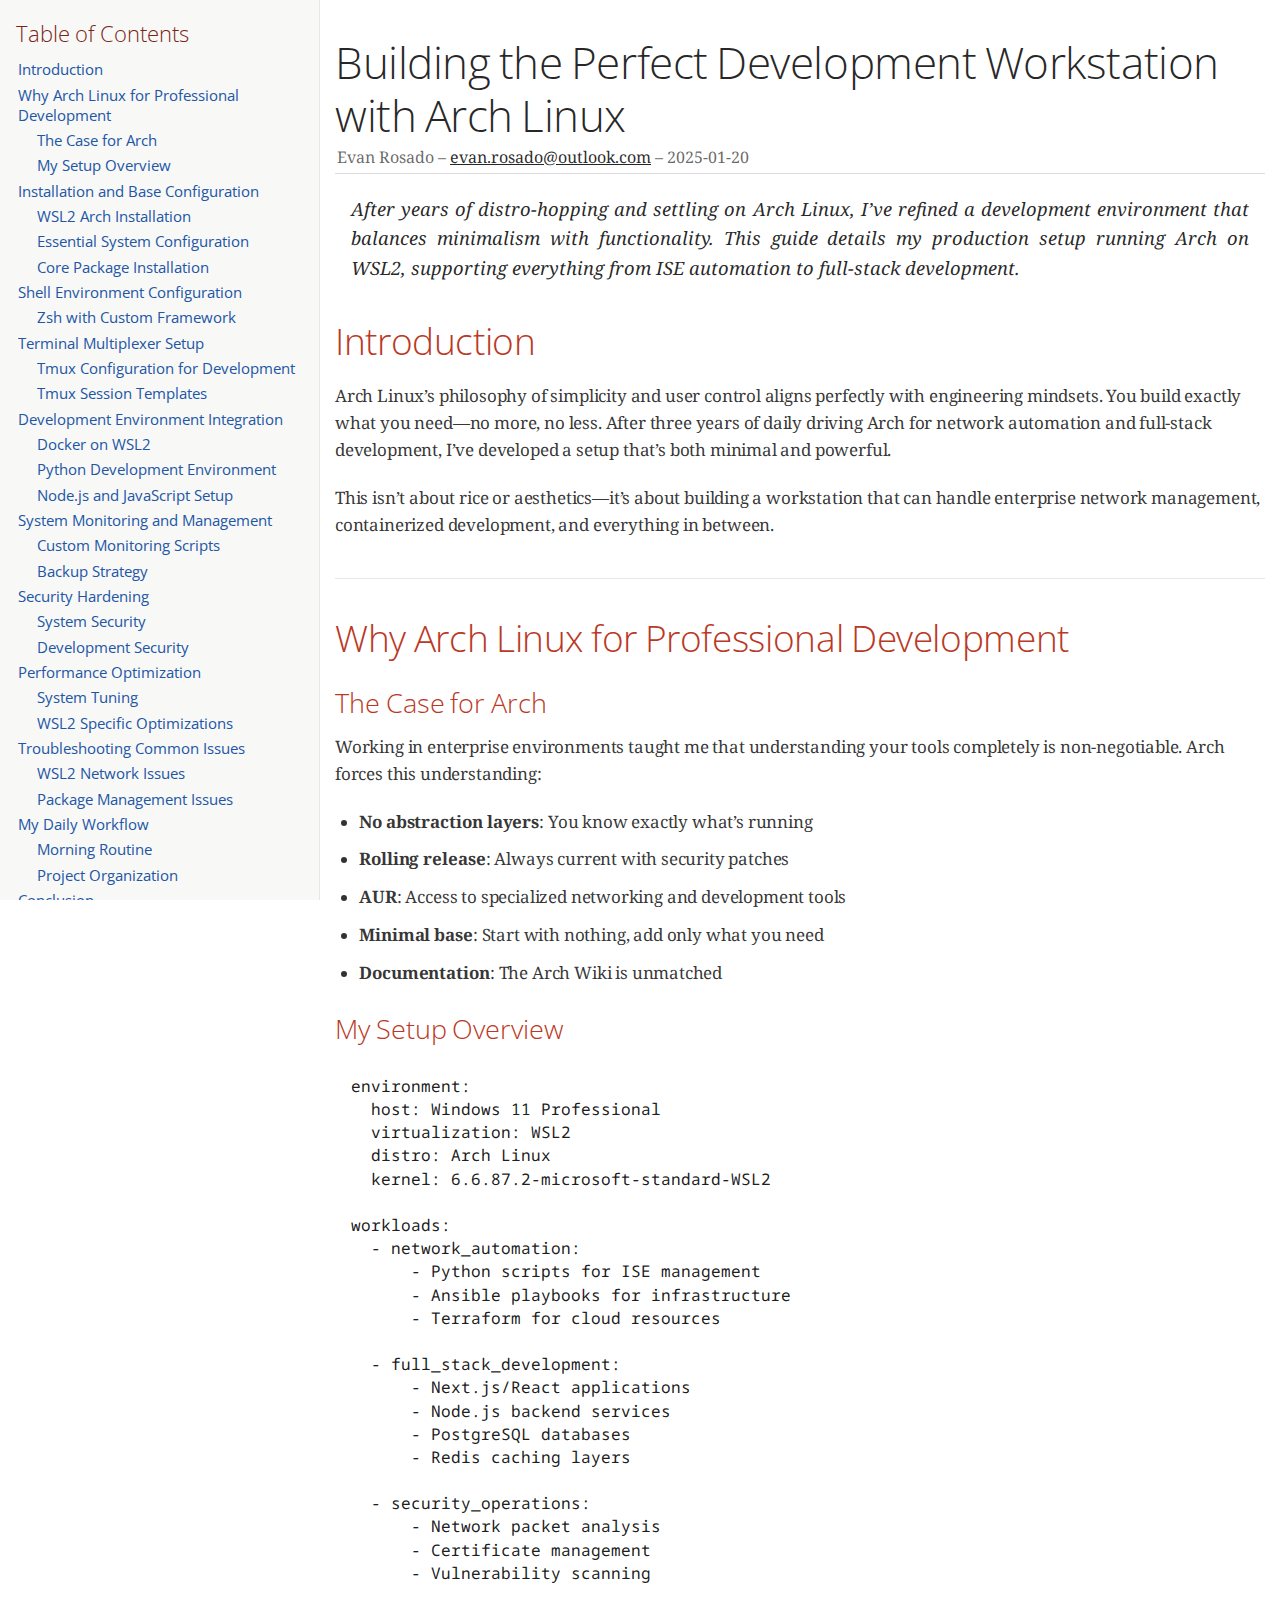
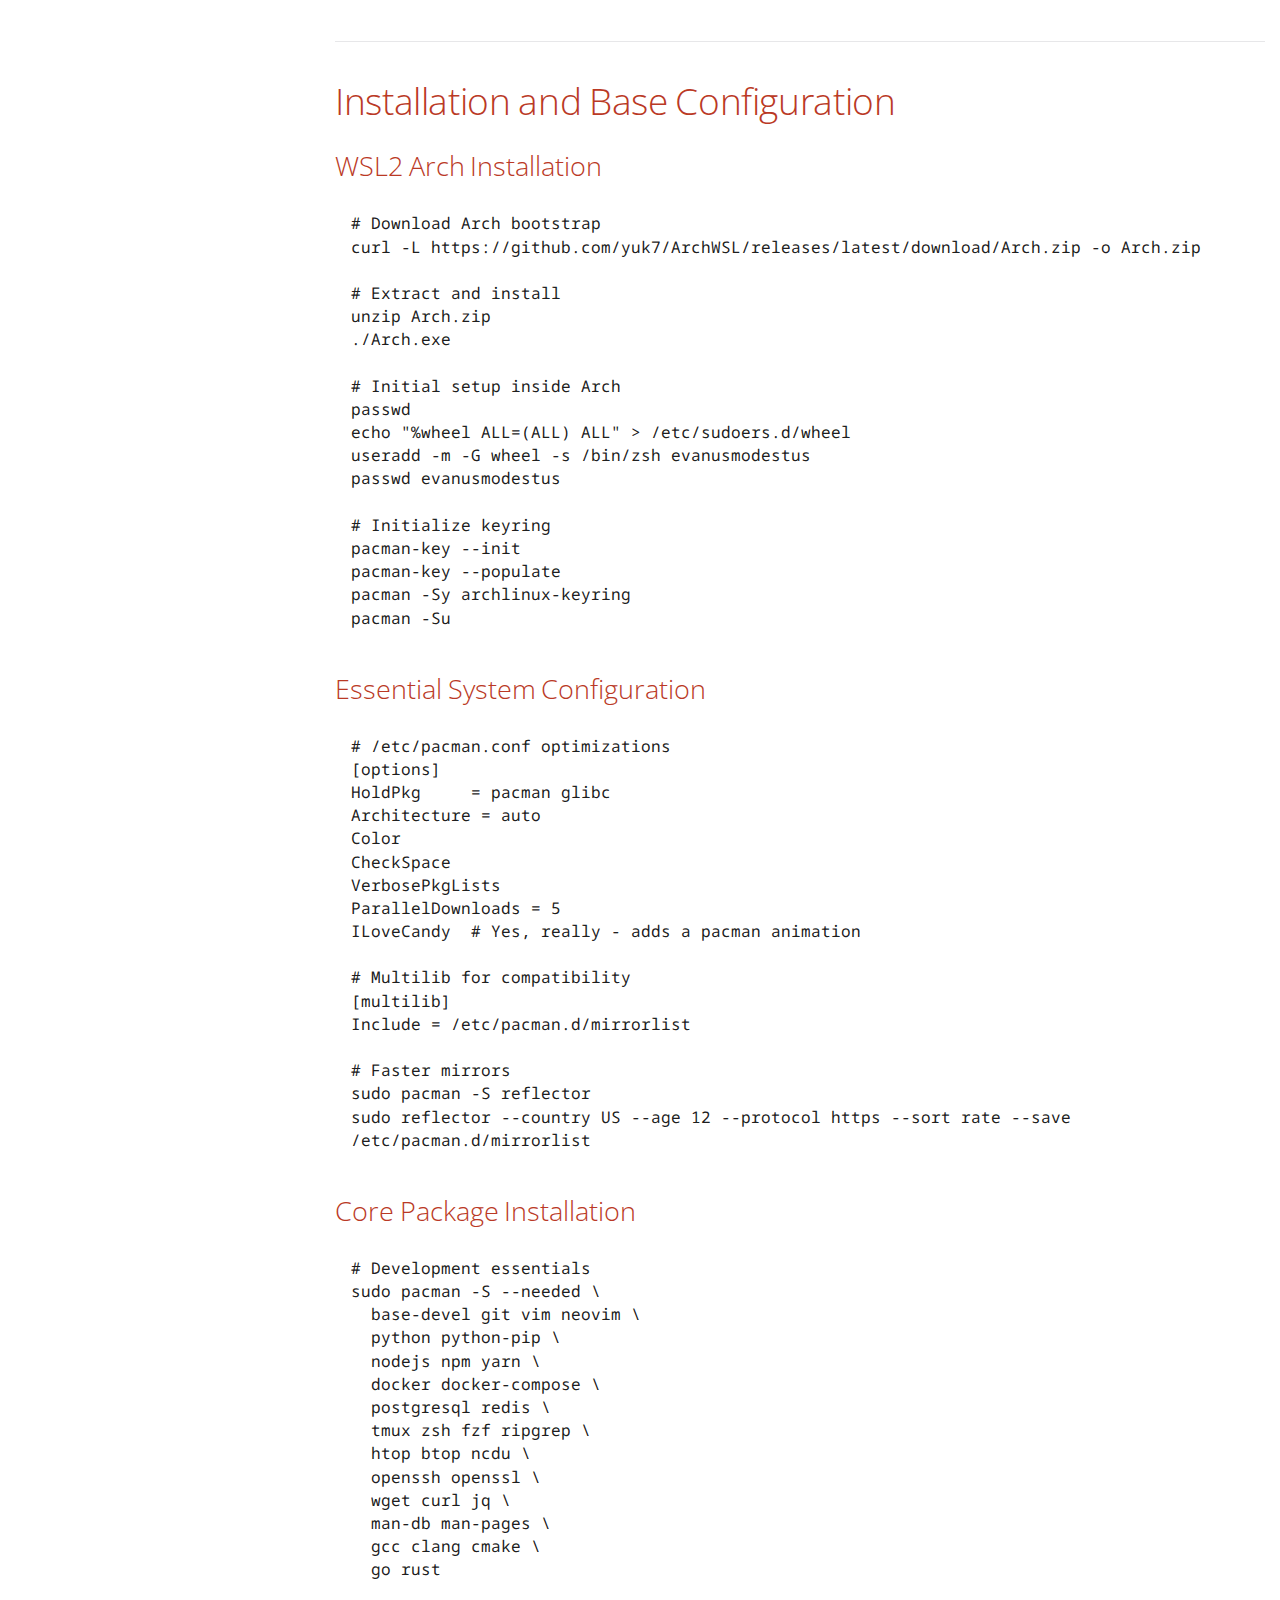
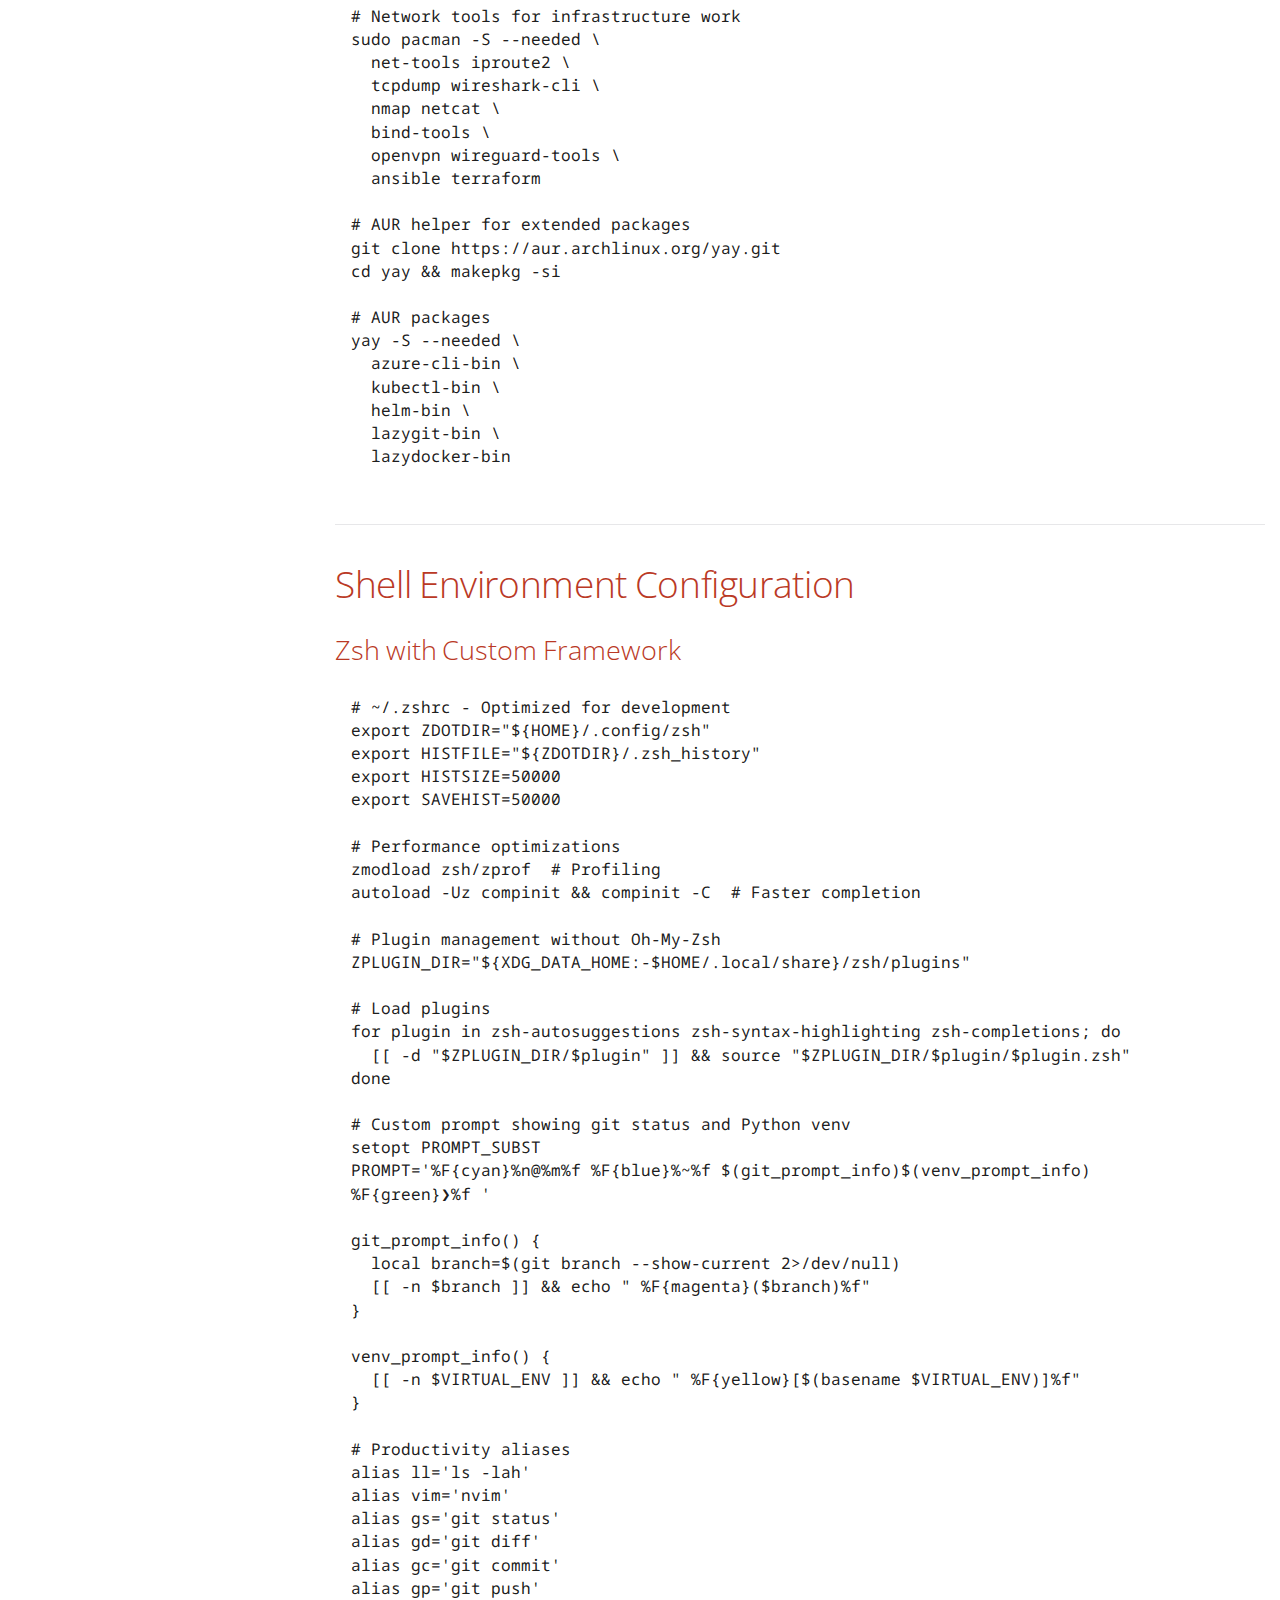
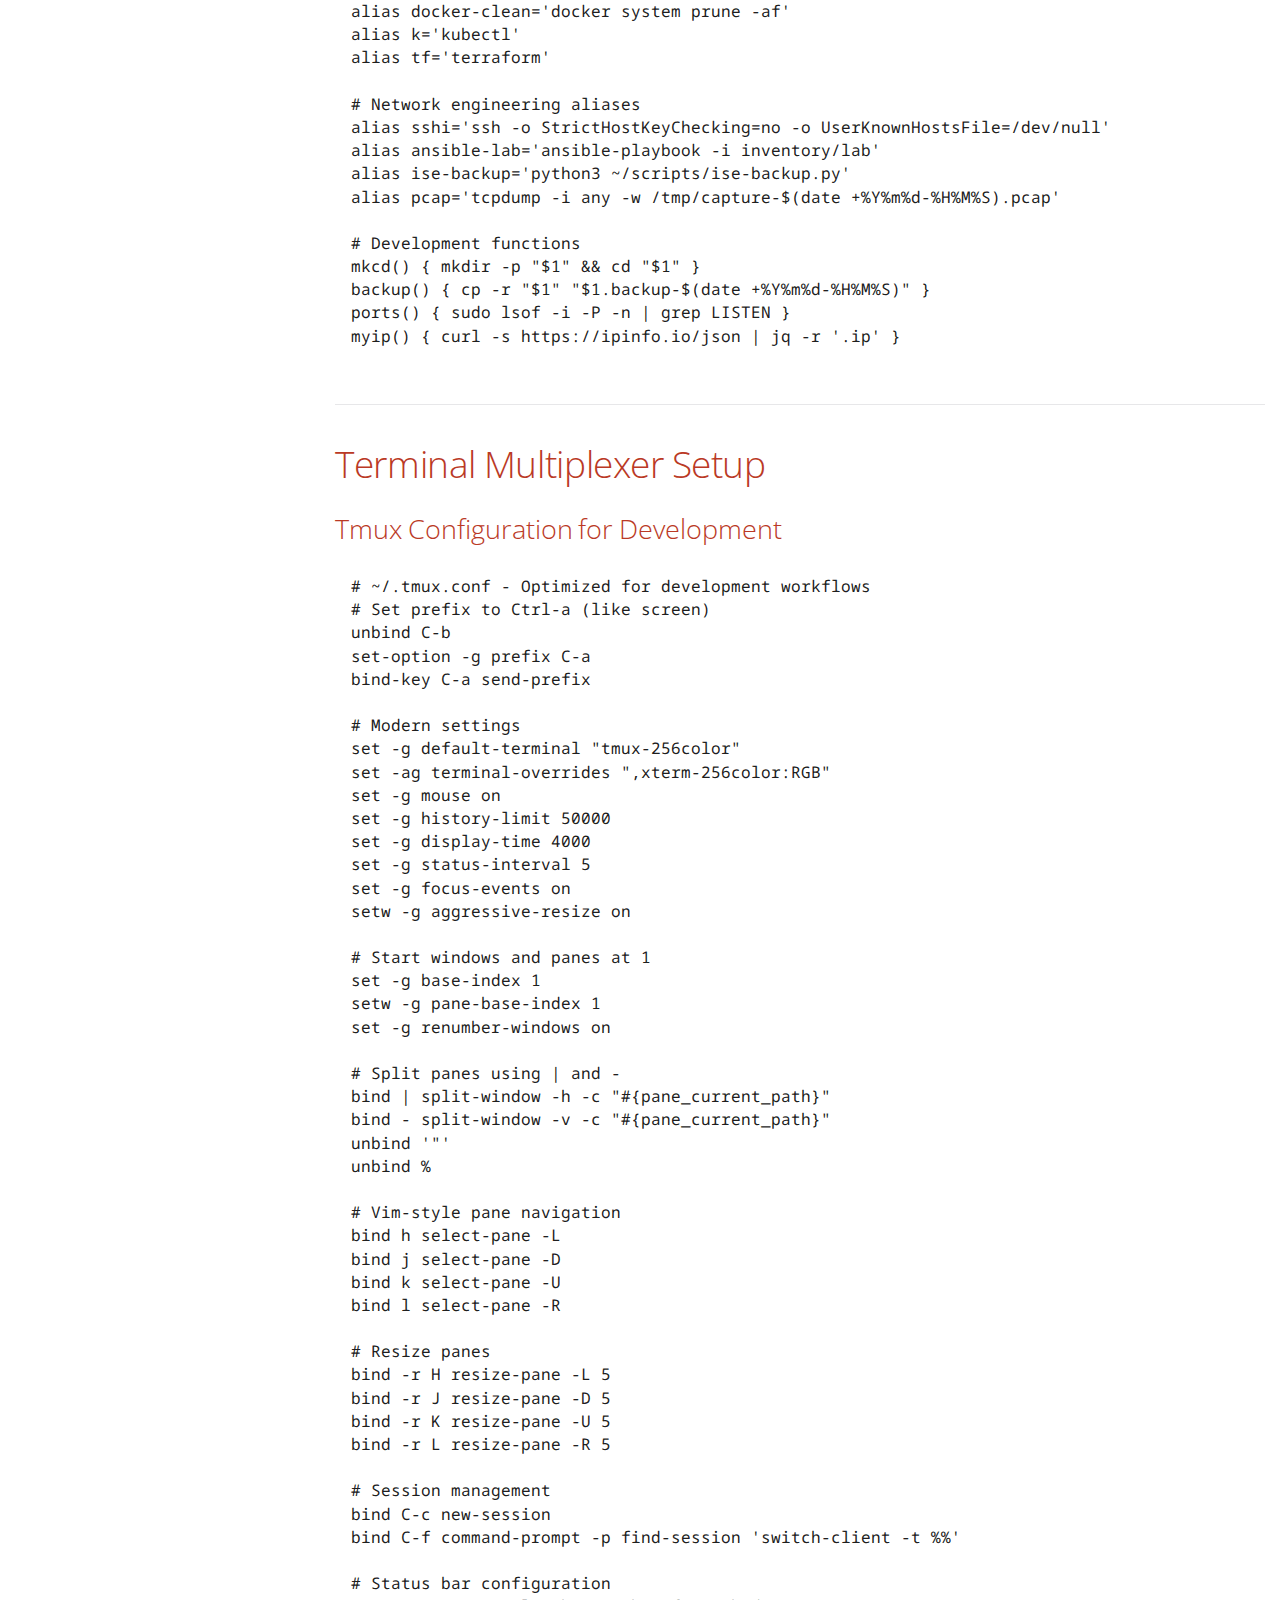
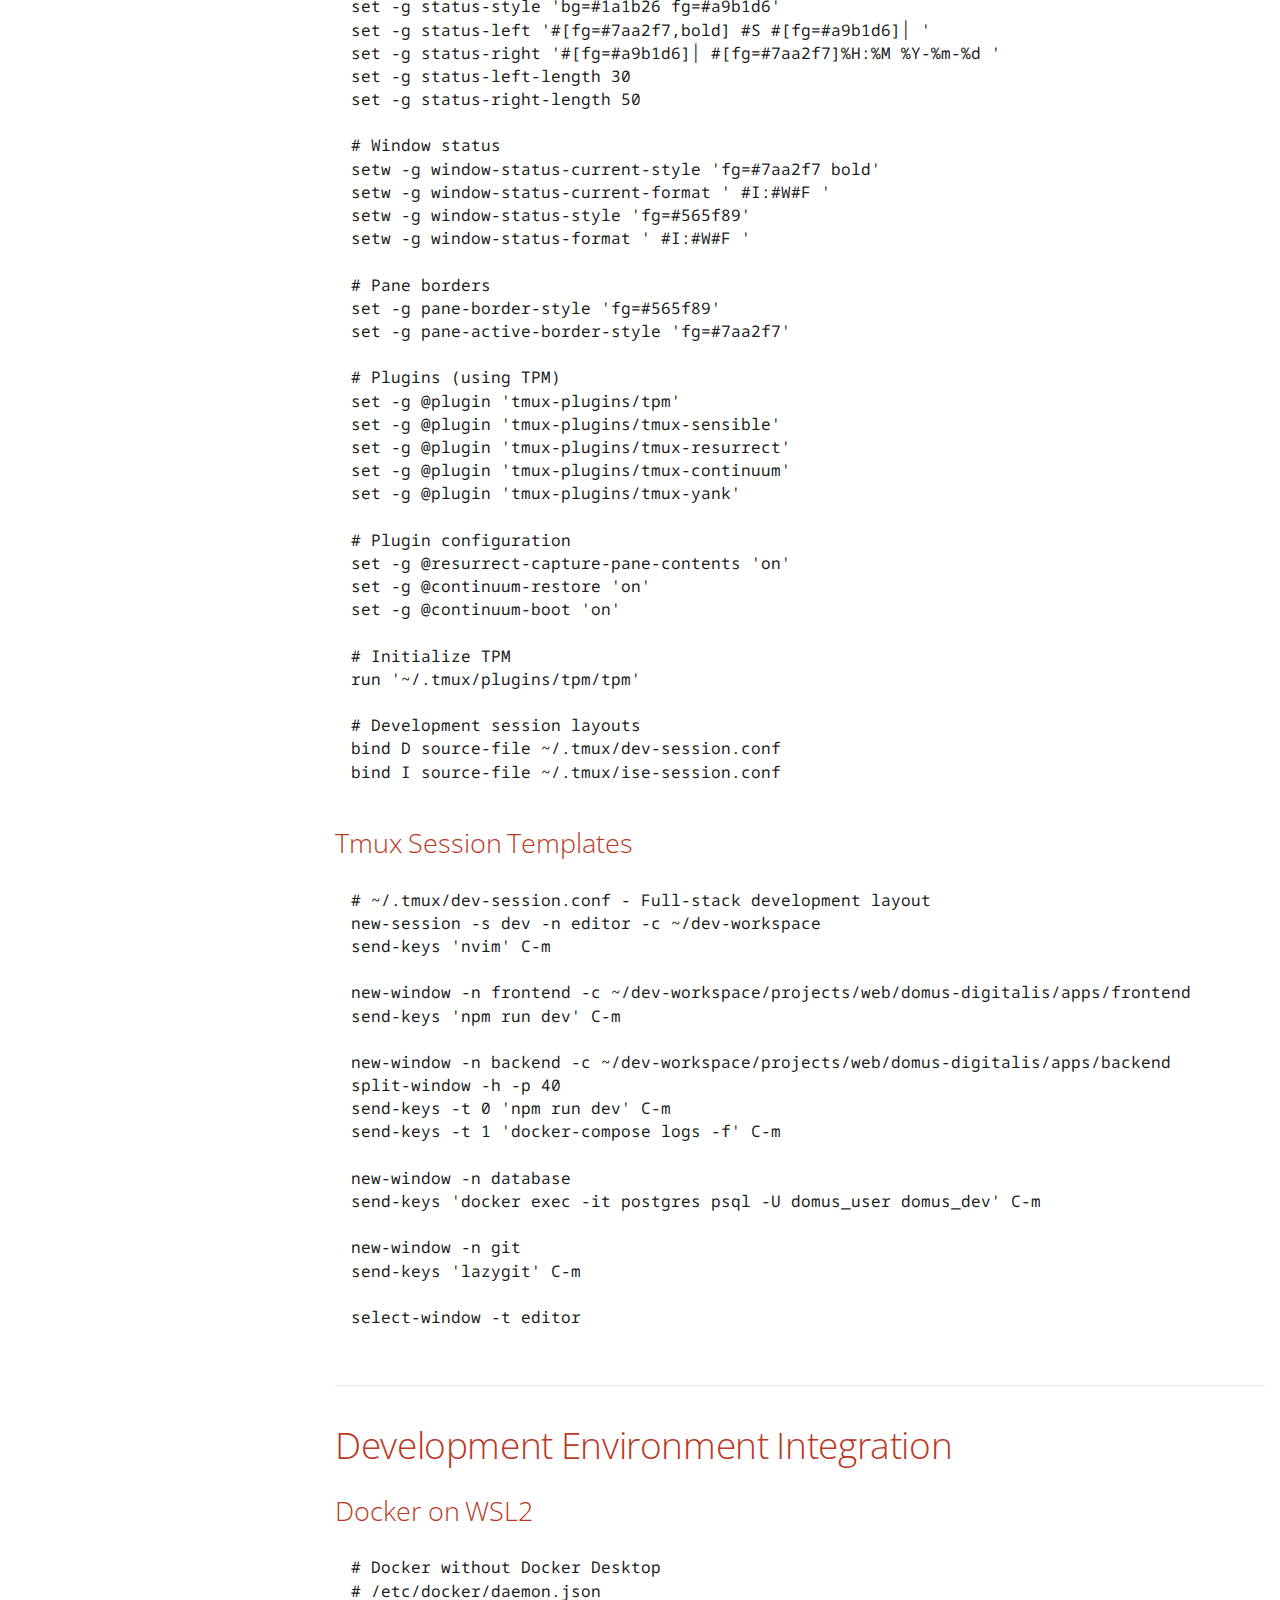
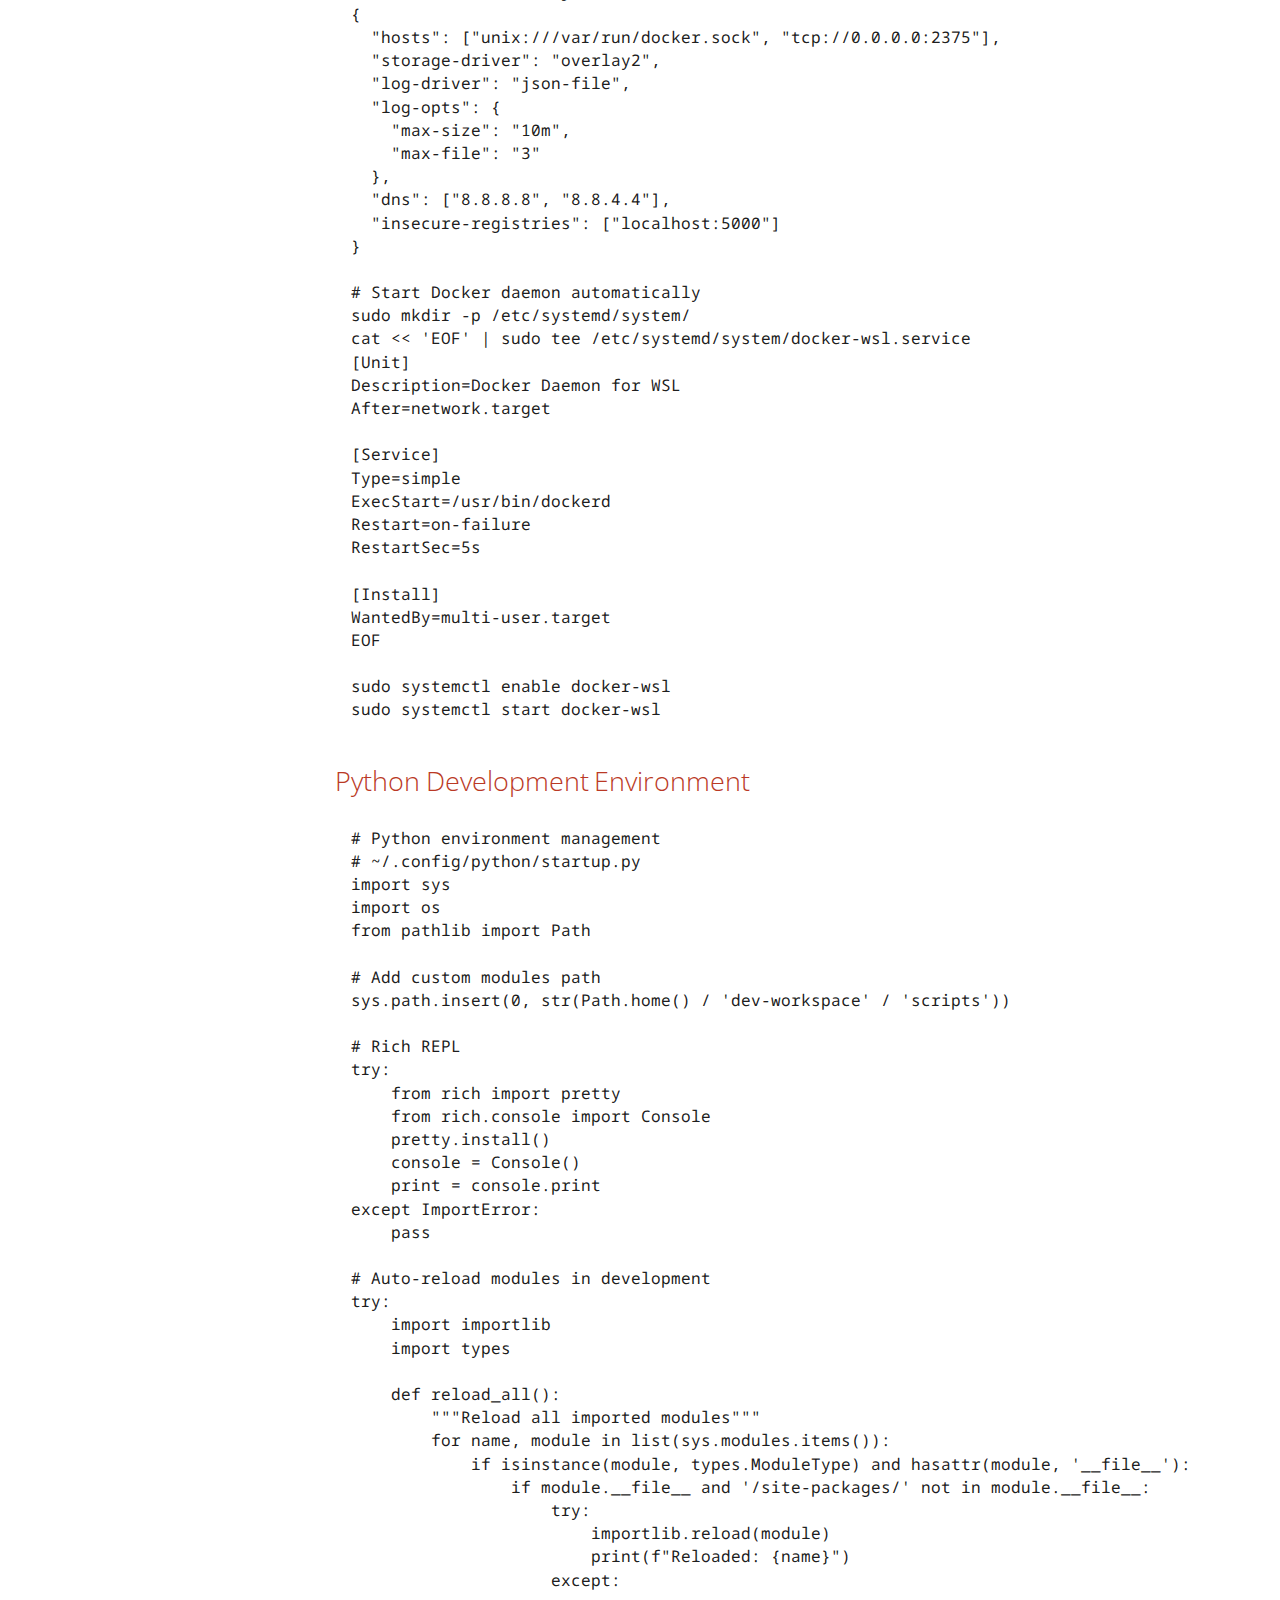
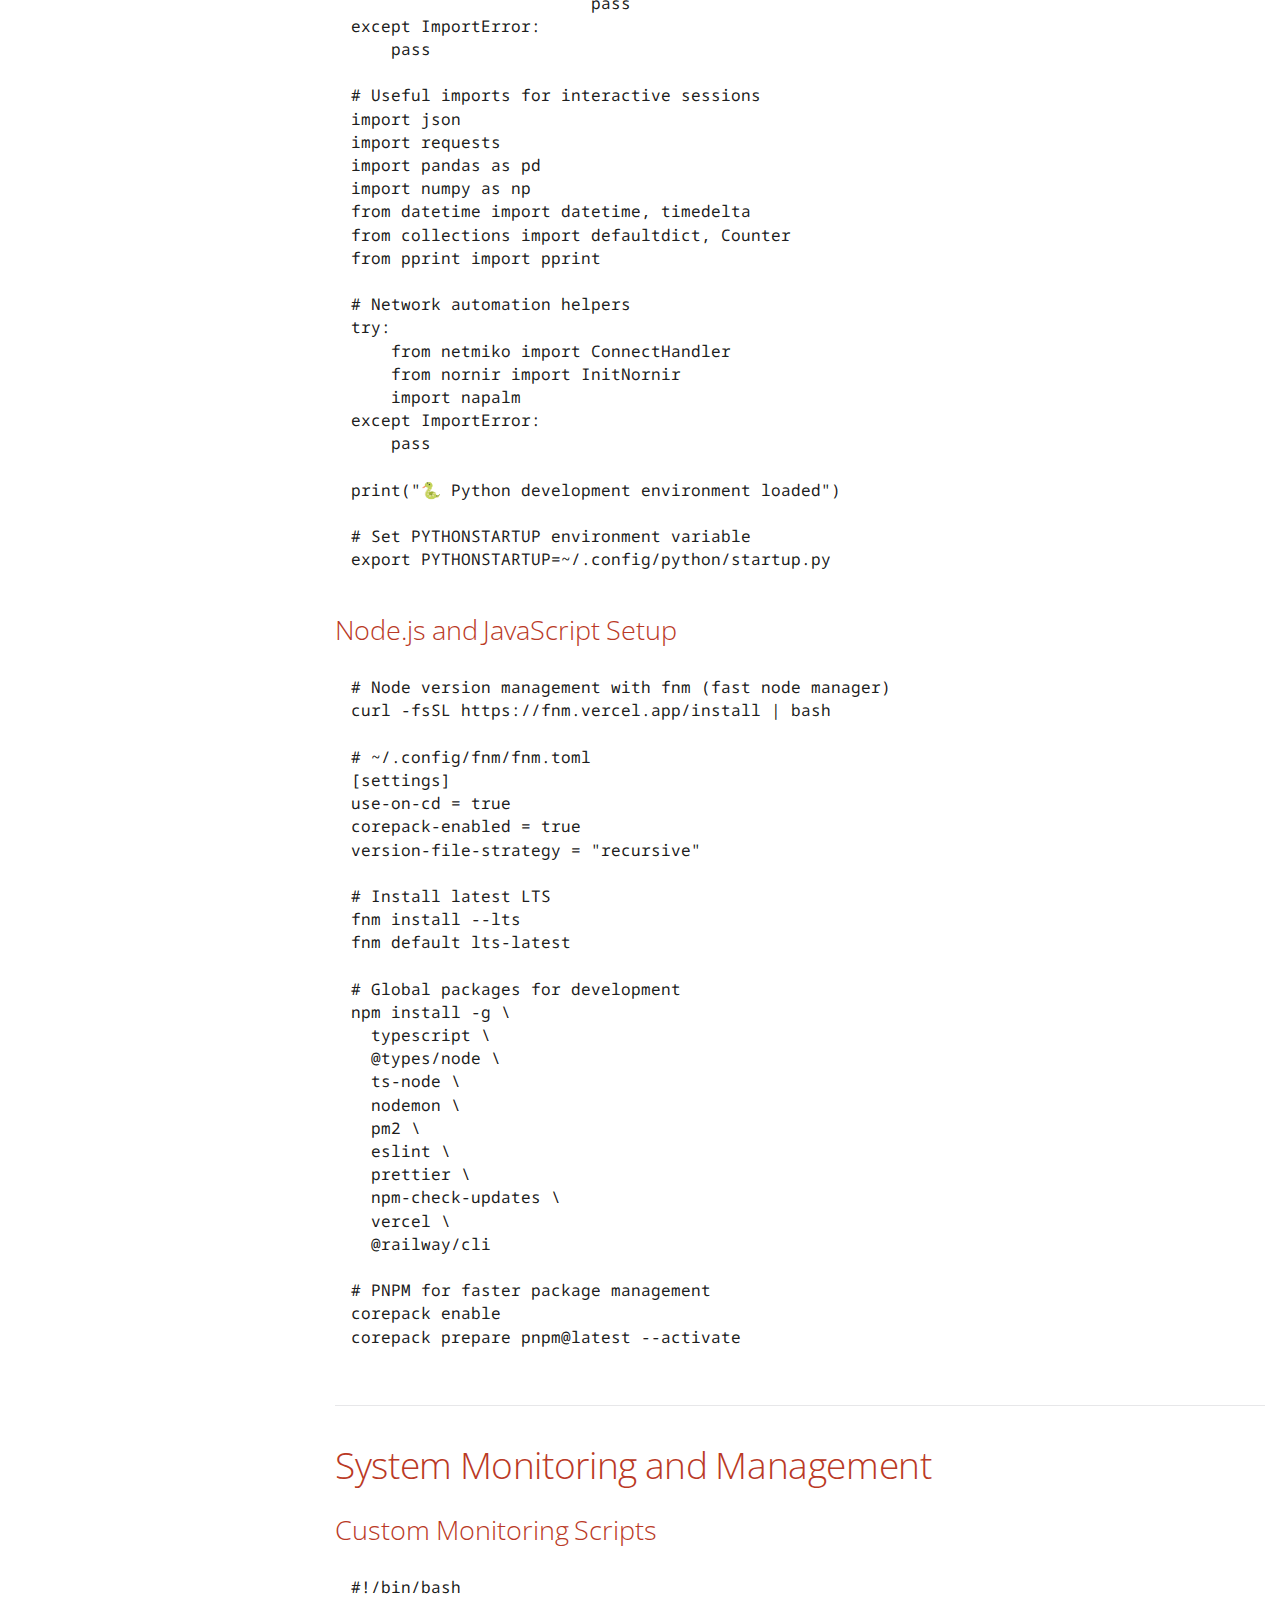
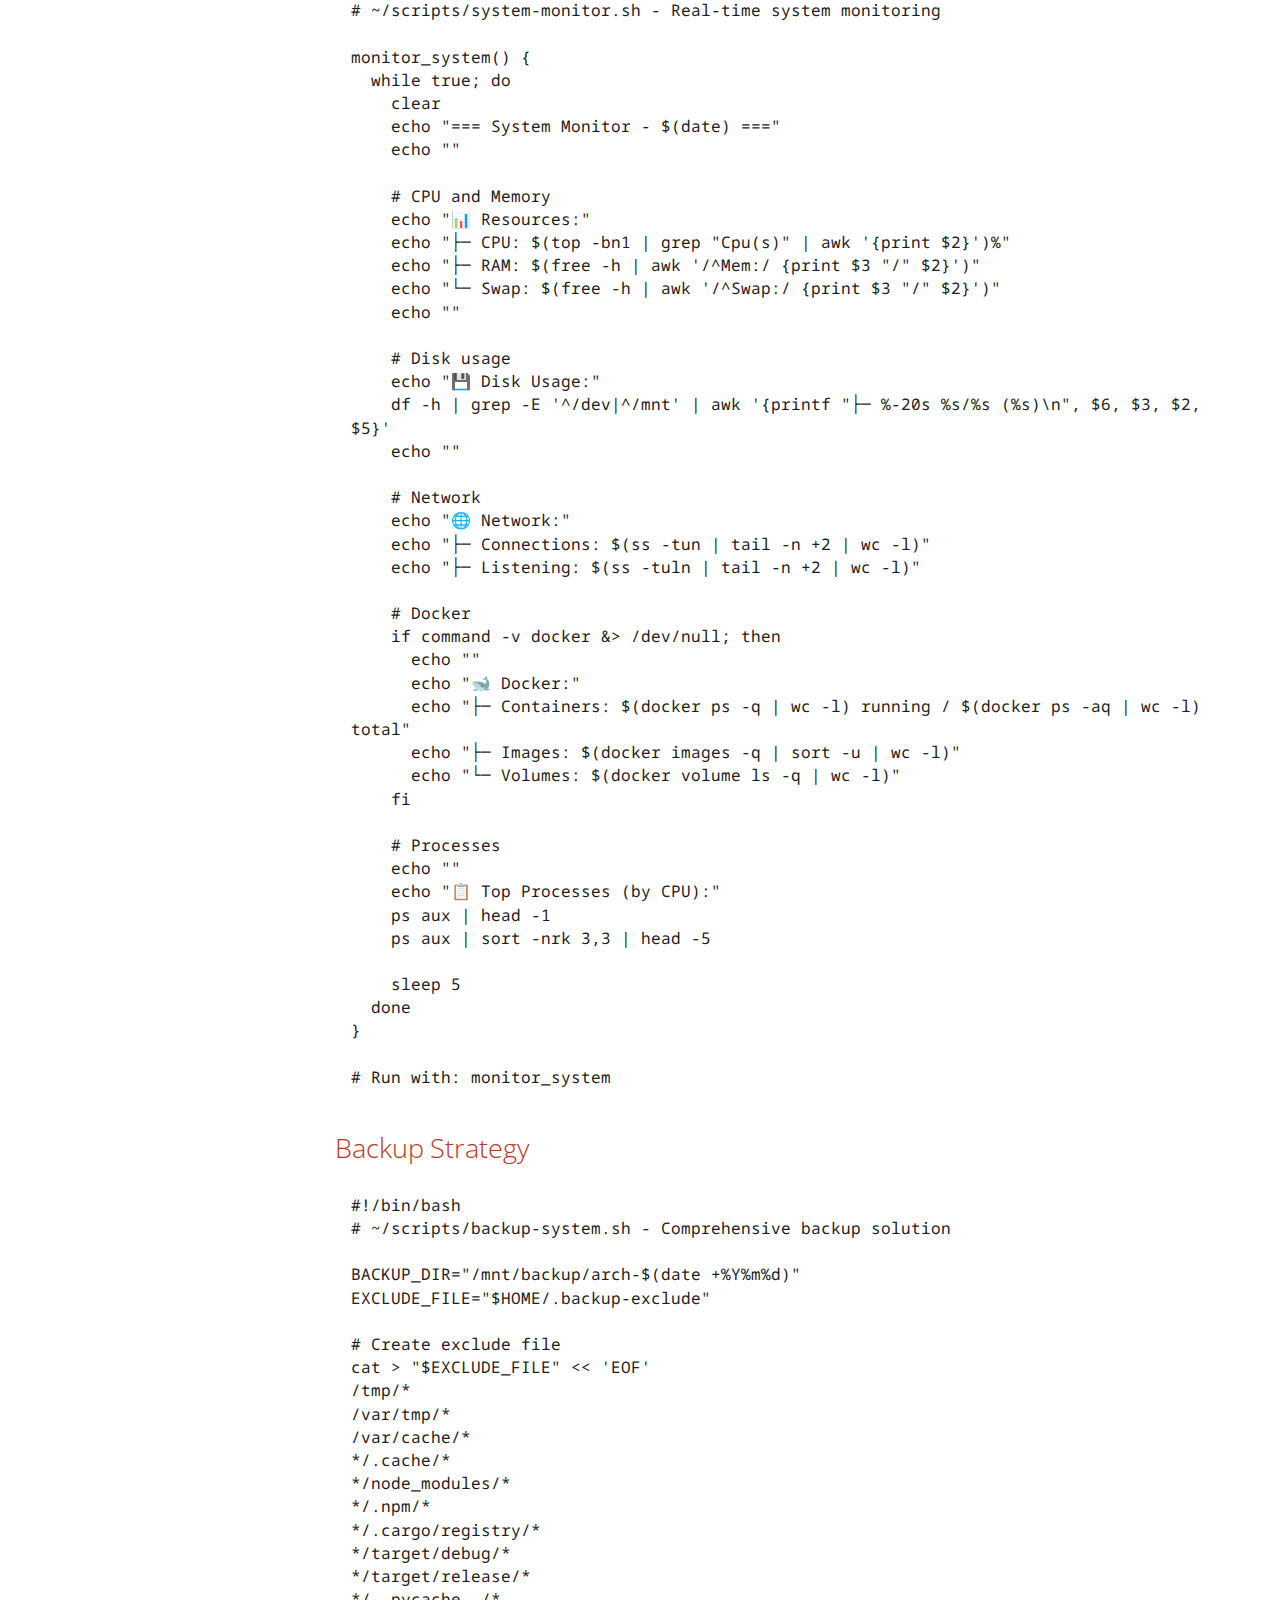
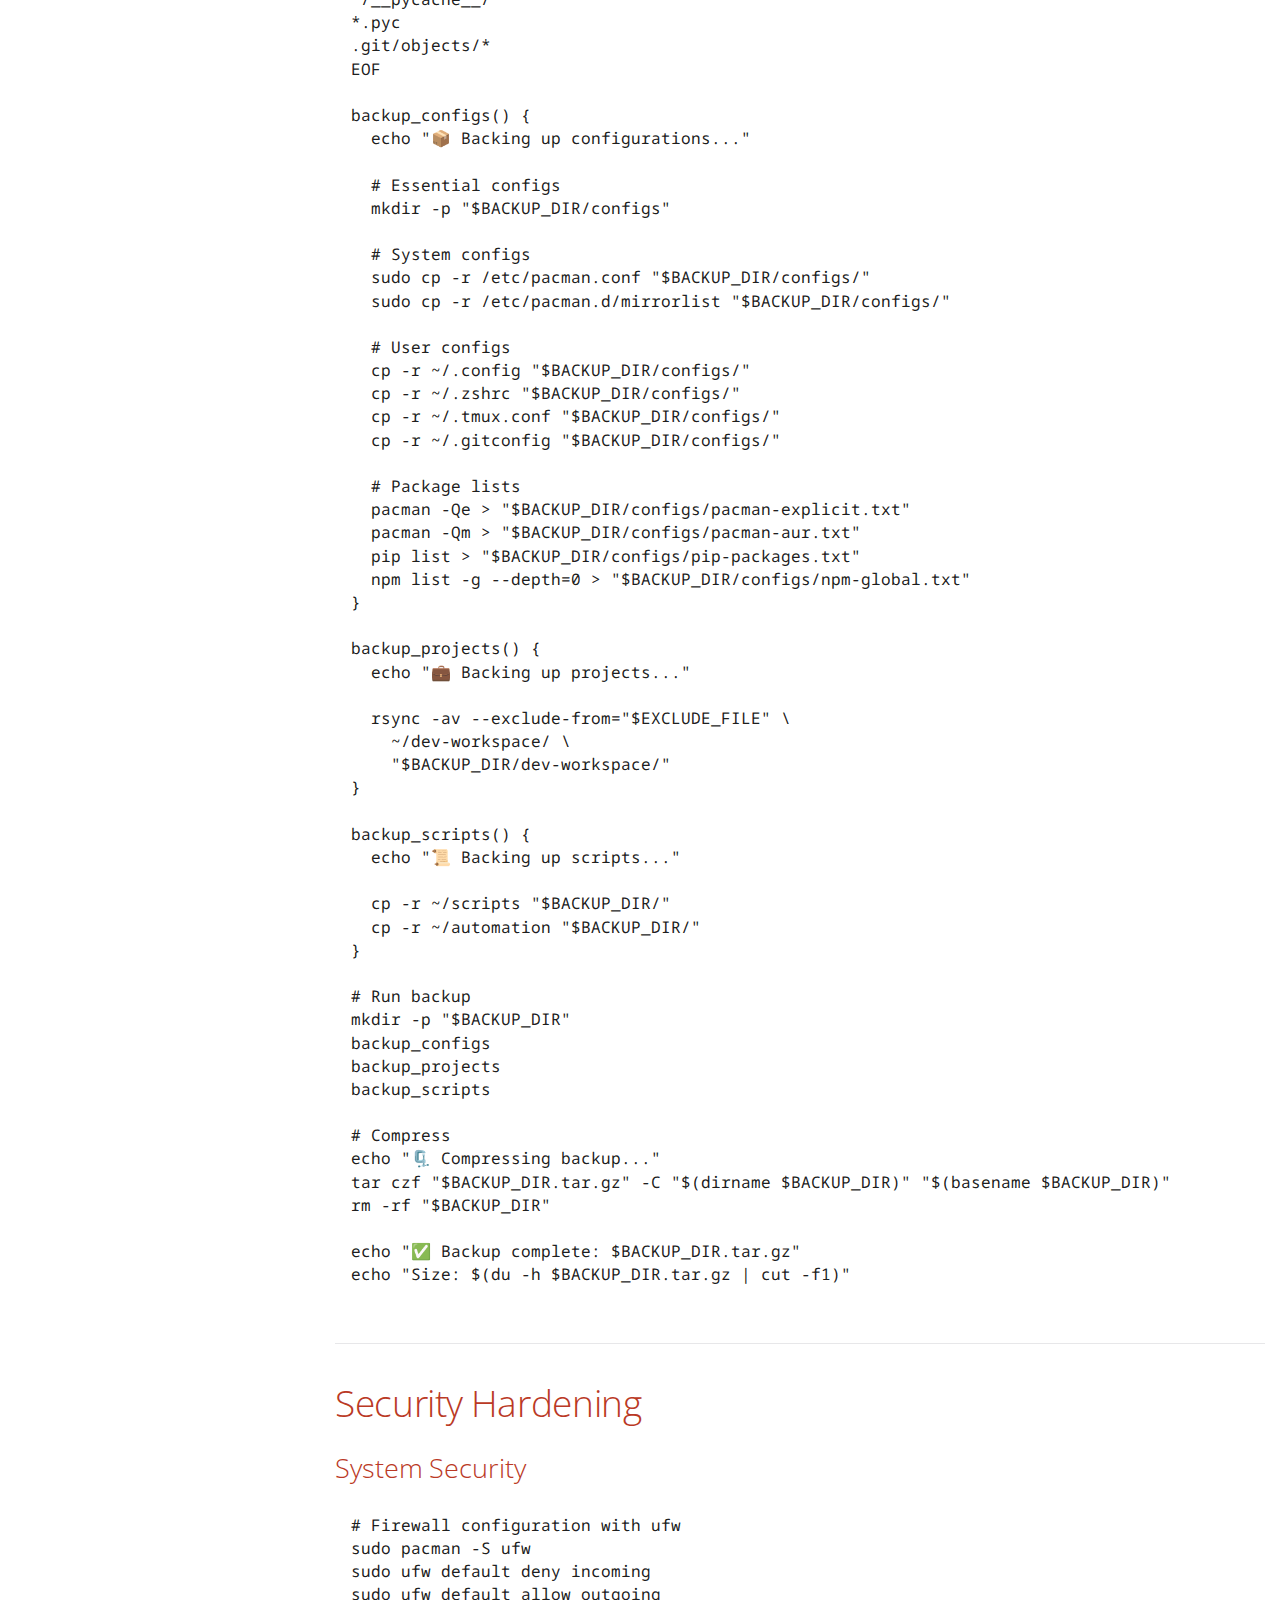
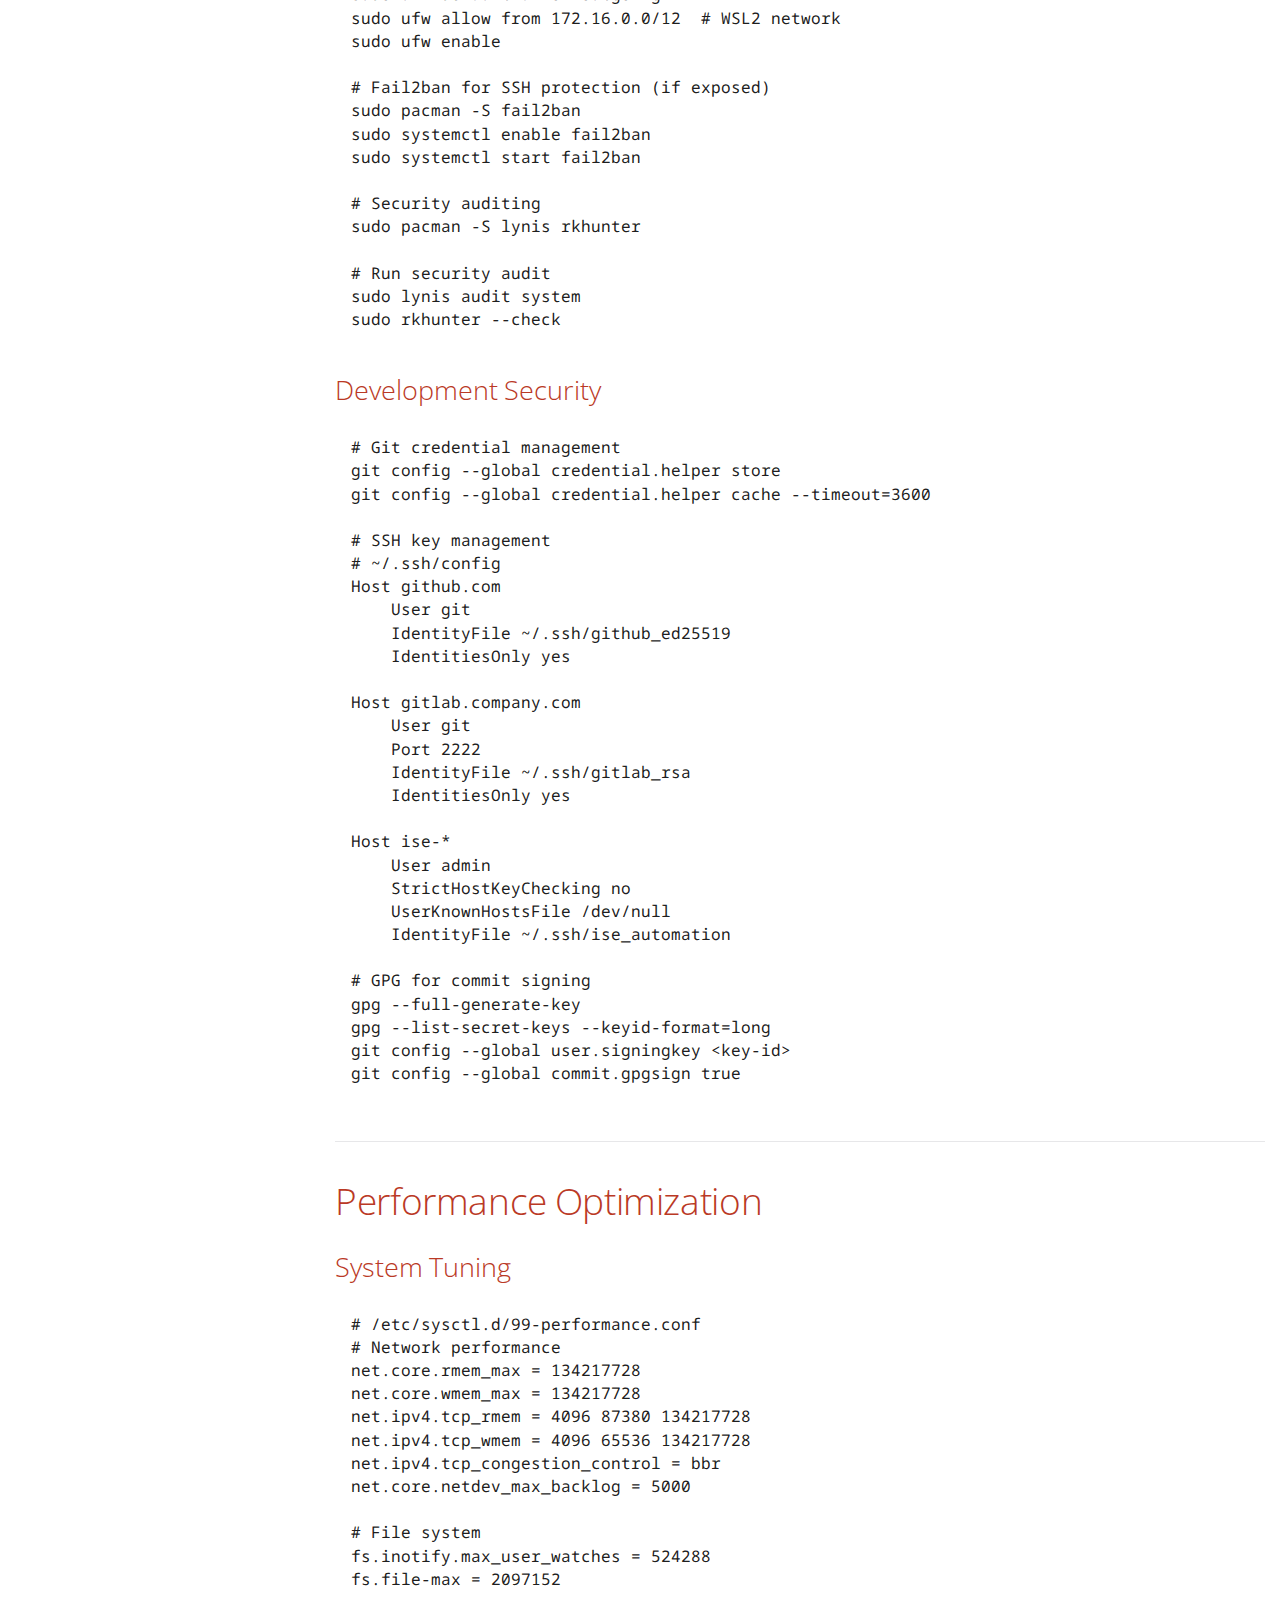
<file: html_output/2025-POST-LINUX-001-arch-linux-workstation.html>
<!DOCTYPE html>
<html lang="en">
<head>
<meta charset="UTF-8">
<meta http-equiv="X-UA-Compatible" content="IE=edge">
<meta name="viewport" content="width=device-width, initial-scale=1.0">
<meta name="generator" content="Asciidoctor 2.0.23">
<meta name="description" content="A comprehensive guide to setting up Arch Linux as a professional development workstation, from WSL2 integration to advanced customization">
<meta name="keywords" content="Arch Linux, WSL2, Development Environment, Linux, System Administration">
<meta name="author" content="Evan Rosado">
<title>Building the Perfect Development Workstation with Arch Linux</title>
<link rel="stylesheet" href="https://fonts.googleapis.com/css?family=Open+Sans:300,300italic,400,400italic,600,600italic%7CNoto+Serif:400,400italic,700,700italic%7CDroid+Sans+Mono:400,700">
<style>
/*! Asciidoctor default stylesheet | MIT License | https://asciidoctor.org */
/* Uncomment the following line when using as a custom stylesheet */
/* @import "https://fonts.googleapis.com/css?family=Open+Sans:300,300italic,400,400italic,600,600italic%7CNoto+Serif:400,400italic,700,700italic%7CDroid+Sans+Mono:400,700"; */
html{font-family:sans-serif;-webkit-text-size-adjust:100%}
a{background:none}
a:focus{outline:thin dotted}
a:active,a:hover{outline:0}
h1{font-size:2em;margin:.67em 0}
b,strong{font-weight:bold}
abbr{font-size:.9em}
abbr[title]{cursor:help;border-bottom:1px dotted #dddddf;text-decoration:none}
dfn{font-style:italic}
hr{height:0}
mark{background:#ff0;color:#000}
code,kbd,pre,samp{font-family:monospace;font-size:1em}
pre{white-space:pre-wrap}
q{quotes:"\201C" "\201D" "\2018" "\2019"}
small{font-size:80%}
sub,sup{font-size:75%;line-height:0;position:relative;vertical-align:baseline}
sup{top:-.5em}
sub{bottom:-.25em}
img{border:0}
svg:not(:root){overflow:hidden}
figure{margin:0}
audio,video{display:inline-block}
audio:not([controls]){display:none;height:0}
fieldset{border:1px solid silver;margin:0 2px;padding:.35em .625em .75em}
legend{border:0;padding:0}
button,input,select,textarea{font-family:inherit;font-size:100%;margin:0}
button,input{line-height:normal}
button,select{text-transform:none}
button,html input[type=button],input[type=reset],input[type=submit]{-webkit-appearance:button;cursor:pointer}
button[disabled],html input[disabled]{cursor:default}
input[type=checkbox],input[type=radio]{padding:0}
button::-moz-focus-inner,input::-moz-focus-inner{border:0;padding:0}
textarea{overflow:auto;vertical-align:top}
table{border-collapse:collapse;border-spacing:0}
*,::before,::after{box-sizing:border-box}
html,body{font-size:100%}
body{background:#fff;color:rgba(0,0,0,.8);padding:0;margin:0;font-family:"Noto Serif","DejaVu Serif",serif;line-height:1;position:relative;cursor:auto;-moz-tab-size:4;-o-tab-size:4;tab-size:4;word-wrap:anywhere;-moz-osx-font-smoothing:grayscale;-webkit-font-smoothing:antialiased}
a:hover{cursor:pointer}
img,object,embed{max-width:100%;height:auto}
object,embed{height:100%}
img{-ms-interpolation-mode:bicubic}
.left{float:left!important}
.right{float:right!important}
.text-left{text-align:left!important}
.text-right{text-align:right!important}
.text-center{text-align:center!important}
.text-justify{text-align:justify!important}
.hide{display:none}
img,object,svg{display:inline-block;vertical-align:middle}
textarea{height:auto;min-height:50px}
select{width:100%}
.subheader,.admonitionblock td.content>.title,.audioblock>.title,.exampleblock>.title,.imageblock>.title,.listingblock>.title,.literalblock>.title,.stemblock>.title,.openblock>.title,.paragraph>.title,.quoteblock>.title,table.tableblock>.title,.verseblock>.title,.videoblock>.title,.dlist>.title,.olist>.title,.ulist>.title,.qlist>.title,.hdlist>.title{line-height:1.45;color:#7a2518;font-weight:400;margin-top:0;margin-bottom:.25em}
div,dl,dt,dd,ul,ol,li,h1,h2,h3,#toctitle,.sidebarblock>.content>.title,h4,h5,h6,pre,form,p,blockquote,th,td{margin:0;padding:0}
a{color:#2156a5;text-decoration:underline;line-height:inherit}
a:hover,a:focus{color:#1d4b8f}
a img{border:0}
p{line-height:1.6;margin-bottom:1.25em;text-rendering:optimizeLegibility}
p aside{font-size:.875em;line-height:1.35;font-style:italic}
h1,h2,h3,#toctitle,.sidebarblock>.content>.title,h4,h5,h6{font-family:"Open Sans","DejaVu Sans",sans-serif;font-weight:300;font-style:normal;color:#ba3925;text-rendering:optimizeLegibility;margin-top:1em;margin-bottom:.5em;line-height:1.0125em}
h1 small,h2 small,h3 small,#toctitle small,.sidebarblock>.content>.title small,h4 small,h5 small,h6 small{font-size:60%;color:#e99b8f;line-height:0}
h1{font-size:2.125em}
h2{font-size:1.6875em}
h3,#toctitle,.sidebarblock>.content>.title{font-size:1.375em}
h4,h5{font-size:1.125em}
h6{font-size:1em}
hr{border:solid #dddddf;border-width:1px 0 0;clear:both;margin:1.25em 0 1.1875em}
em,i{font-style:italic;line-height:inherit}
strong,b{font-weight:bold;line-height:inherit}
small{font-size:60%;line-height:inherit}
code{font-family:"Droid Sans Mono","DejaVu Sans Mono",monospace;font-weight:400;color:rgba(0,0,0,.9)}
ul,ol,dl{line-height:1.6;margin-bottom:1.25em;list-style-position:outside;font-family:inherit}
ul,ol{margin-left:1.5em}
ul li ul,ul li ol{margin-left:1.25em;margin-bottom:0}
ul.circle{list-style-type:circle}
ul.disc{list-style-type:disc}
ul.square{list-style-type:square}
ul.circle ul:not([class]),ul.disc ul:not([class]),ul.square ul:not([class]){list-style:inherit}
ol li ul,ol li ol{margin-left:1.25em;margin-bottom:0}
dl dt{margin-bottom:.3125em;font-weight:bold}
dl dd{margin-bottom:1.25em}
blockquote{margin:0 0 1.25em;padding:.5625em 1.25em 0 1.1875em;border-left:1px solid #ddd}
blockquote,blockquote p{line-height:1.6;color:rgba(0,0,0,.85)}
@media screen and (min-width:768px){h1,h2,h3,#toctitle,.sidebarblock>.content>.title,h4,h5,h6{line-height:1.2}
h1{font-size:2.75em}
h2{font-size:2.3125em}
h3,#toctitle,.sidebarblock>.content>.title{font-size:1.6875em}
h4{font-size:1.4375em}}
table{background:#fff;margin-bottom:1.25em;border:1px solid #dedede;word-wrap:normal}
table thead,table tfoot{background:#f7f8f7}
table thead tr th,table thead tr td,table tfoot tr th,table tfoot tr td{padding:.5em .625em .625em;font-size:inherit;color:rgba(0,0,0,.8);text-align:left}
table tr th,table tr td{padding:.5625em .625em;font-size:inherit;color:rgba(0,0,0,.8)}
table tr.even,table tr.alt{background:#f8f8f7}
table thead tr th,table tfoot tr th,table tbody tr td,table tr td,table tfoot tr td{line-height:1.6}
h1,h2,h3,#toctitle,.sidebarblock>.content>.title,h4,h5,h6{line-height:1.2;word-spacing:-.05em}
h1 strong,h2 strong,h3 strong,#toctitle strong,.sidebarblock>.content>.title strong,h4 strong,h5 strong,h6 strong{font-weight:400}
.center{margin-left:auto;margin-right:auto}
.stretch{width:100%}
.clearfix::before,.clearfix::after,.float-group::before,.float-group::after{content:" ";display:table}
.clearfix::after,.float-group::after{clear:both}
:not(pre).nobreak{word-wrap:normal}
:not(pre).nowrap{white-space:nowrap}
:not(pre).pre-wrap{white-space:pre-wrap}
:not(pre):not([class^=L])>code{font-size:.9375em;font-style:normal!important;letter-spacing:0;padding:.1em .5ex;word-spacing:-.15em;background:#f7f7f8;border-radius:4px;line-height:1.45;text-rendering:optimizeSpeed}
pre{color:rgba(0,0,0,.9);font-family:"Droid Sans Mono","DejaVu Sans Mono",monospace;line-height:1.45;text-rendering:optimizeSpeed}
pre code,pre pre{color:inherit;font-size:inherit;line-height:inherit}
pre>code{display:block}
pre.nowrap,pre.nowrap pre{white-space:pre;word-wrap:normal}
em em{font-style:normal}
strong strong{font-weight:400}
.keyseq{color:rgba(51,51,51,.8)}
kbd{font-family:"Droid Sans Mono","DejaVu Sans Mono",monospace;display:inline-block;color:rgba(0,0,0,.8);font-size:.65em;line-height:1.45;background:#f7f7f7;border:1px solid #ccc;border-radius:3px;box-shadow:0 1px 0 rgba(0,0,0,.2),inset 0 0 0 .1em #fff;margin:0 .15em;padding:.2em .5em;vertical-align:middle;position:relative;top:-.1em;white-space:nowrap}
.keyseq kbd:first-child{margin-left:0}
.keyseq kbd:last-child{margin-right:0}
.menuseq,.menuref{color:#000}
.menuseq b:not(.caret),.menuref{font-weight:inherit}
.menuseq{word-spacing:-.02em}
.menuseq b.caret{font-size:1.25em;line-height:.8}
.menuseq i.caret{font-weight:bold;text-align:center;width:.45em}
b.button::before,b.button::after{position:relative;top:-1px;font-weight:400}
b.button::before{content:"[";padding:0 3px 0 2px}
b.button::after{content:"]";padding:0 2px 0 3px}
p a>code:hover{color:rgba(0,0,0,.9)}
#header,#content,#footnotes,#footer{width:100%;margin:0 auto;max-width:62.5em;*zoom:1;position:relative;padding-left:.9375em;padding-right:.9375em}
#header::before,#header::after,#content::before,#content::after,#footnotes::before,#footnotes::after,#footer::before,#footer::after{content:" ";display:table}
#header::after,#content::after,#footnotes::after,#footer::after{clear:both}
#content{margin-top:1.25em}
#content::before{content:none}
#header>h1:first-child{color:rgba(0,0,0,.85);margin-top:2.25rem;margin-bottom:0}
#header>h1:first-child+#toc{margin-top:8px;border-top:1px solid #dddddf}
#header>h1:only-child{border-bottom:1px solid #dddddf;padding-bottom:8px}
#header .details{border-bottom:1px solid #dddddf;line-height:1.45;padding-top:.25em;padding-bottom:.25em;padding-left:.25em;color:rgba(0,0,0,.6);display:flex;flex-flow:row wrap}
#header .details span:first-child{margin-left:-.125em}
#header .details span.email a{color:rgba(0,0,0,.85)}
#header .details br{display:none}
#header .details br+span::before{content:"\00a0\2013\00a0"}
#header .details br+span.author::before{content:"\00a0\22c5\00a0";color:rgba(0,0,0,.85)}
#header .details br+span#revremark::before{content:"\00a0|\00a0"}
#header #revnumber{text-transform:capitalize}
#header #revnumber::after{content:"\00a0"}
#content>h1:first-child:not([class]){color:rgba(0,0,0,.85);border-bottom:1px solid #dddddf;padding-bottom:8px;margin-top:0;padding-top:1rem;margin-bottom:1.25rem}
#toc{border-bottom:1px solid #e7e7e9;padding-bottom:.5em}
#toc>ul{margin-left:.125em}
#toc ul.sectlevel0>li>a{font-style:italic}
#toc ul.sectlevel0 ul.sectlevel1{margin:.5em 0}
#toc ul{font-family:"Open Sans","DejaVu Sans",sans-serif;list-style-type:none}
#toc li{line-height:1.3334;margin-top:.3334em}
#toc a{text-decoration:none}
#toc a:active{text-decoration:underline}
#toctitle{color:#7a2518;font-size:1.2em}
@media screen and (min-width:768px){#toctitle{font-size:1.375em}
body.toc2{padding-left:15em;padding-right:0}
body.toc2 #header>h1:nth-last-child(2){border-bottom:1px solid #dddddf;padding-bottom:8px}
#toc.toc2{margin-top:0!important;background:#f8f8f7;position:fixed;width:15em;left:0;top:0;border-right:1px solid #e7e7e9;border-top-width:0!important;border-bottom-width:0!important;z-index:1000;padding:1.25em 1em;height:100%;overflow:auto}
#toc.toc2 #toctitle{margin-top:0;margin-bottom:.8rem;font-size:1.2em}
#toc.toc2>ul{font-size:.9em;margin-bottom:0}
#toc.toc2 ul ul{margin-left:0;padding-left:1em}
#toc.toc2 ul.sectlevel0 ul.sectlevel1{padding-left:0;margin-top:.5em;margin-bottom:.5em}
body.toc2.toc-right{padding-left:0;padding-right:15em}
body.toc2.toc-right #toc.toc2{border-right-width:0;border-left:1px solid #e7e7e9;left:auto;right:0}}
@media screen and (min-width:1280px){body.toc2{padding-left:20em;padding-right:0}
#toc.toc2{width:20em}
#toc.toc2 #toctitle{font-size:1.375em}
#toc.toc2>ul{font-size:.95em}
#toc.toc2 ul ul{padding-left:1.25em}
body.toc2.toc-right{padding-left:0;padding-right:20em}}
#content #toc{border:1px solid #e0e0dc;margin-bottom:1.25em;padding:1.25em;background:#f8f8f7;border-radius:4px}
#content #toc>:first-child{margin-top:0}
#content #toc>:last-child{margin-bottom:0}
#footer{max-width:none;background:rgba(0,0,0,.8);padding:1.25em}
#footer-text{color:hsla(0,0%,100%,.8);line-height:1.44}
#content{margin-bottom:.625em}
.sect1{padding-bottom:.625em}
@media screen and (min-width:768px){#content{margin-bottom:1.25em}
.sect1{padding-bottom:1.25em}}
.sect1:last-child{padding-bottom:0}
.sect1+.sect1{border-top:1px solid #e7e7e9}
#content h1>a.anchor,h2>a.anchor,h3>a.anchor,#toctitle>a.anchor,.sidebarblock>.content>.title>a.anchor,h4>a.anchor,h5>a.anchor,h6>a.anchor{position:absolute;z-index:1001;width:1.5ex;margin-left:-1.5ex;display:block;text-decoration:none!important;visibility:hidden;text-align:center;font-weight:400}
#content h1>a.anchor::before,h2>a.anchor::before,h3>a.anchor::before,#toctitle>a.anchor::before,.sidebarblock>.content>.title>a.anchor::before,h4>a.anchor::before,h5>a.anchor::before,h6>a.anchor::before{content:"\00A7";font-size:.85em;display:block;padding-top:.1em}
#content h1:hover>a.anchor,#content h1>a.anchor:hover,h2:hover>a.anchor,h2>a.anchor:hover,h3:hover>a.anchor,#toctitle:hover>a.anchor,.sidebarblock>.content>.title:hover>a.anchor,h3>a.anchor:hover,#toctitle>a.anchor:hover,.sidebarblock>.content>.title>a.anchor:hover,h4:hover>a.anchor,h4>a.anchor:hover,h5:hover>a.anchor,h5>a.anchor:hover,h6:hover>a.anchor,h6>a.anchor:hover{visibility:visible}
#content h1>a.link,h2>a.link,h3>a.link,#toctitle>a.link,.sidebarblock>.content>.title>a.link,h4>a.link,h5>a.link,h6>a.link{color:#ba3925;text-decoration:none}
#content h1>a.link:hover,h2>a.link:hover,h3>a.link:hover,#toctitle>a.link:hover,.sidebarblock>.content>.title>a.link:hover,h4>a.link:hover,h5>a.link:hover,h6>a.link:hover{color:#a53221}
details,.audioblock,.imageblock,.literalblock,.listingblock,.stemblock,.videoblock{margin-bottom:1.25em}
details{margin-left:1.25rem}
details>summary{cursor:pointer;display:block;position:relative;line-height:1.6;margin-bottom:.625rem;outline:none;-webkit-tap-highlight-color:transparent}
details>summary::-webkit-details-marker{display:none}
details>summary::before{content:"";border:solid transparent;border-left:solid;border-width:.3em 0 .3em .5em;position:absolute;top:.5em;left:-1.25rem;transform:translateX(15%)}
details[open]>summary::before{border:solid transparent;border-top:solid;border-width:.5em .3em 0;transform:translateY(15%)}
details>summary::after{content:"";width:1.25rem;height:1em;position:absolute;top:.3em;left:-1.25rem}
.admonitionblock td.content>.title,.audioblock>.title,.exampleblock>.title,.imageblock>.title,.listingblock>.title,.literalblock>.title,.stemblock>.title,.openblock>.title,.paragraph>.title,.quoteblock>.title,table.tableblock>.title,.verseblock>.title,.videoblock>.title,.dlist>.title,.olist>.title,.ulist>.title,.qlist>.title,.hdlist>.title{text-rendering:optimizeLegibility;text-align:left;font-family:"Noto Serif","DejaVu Serif",serif;font-size:1rem;font-style:italic}
table.tableblock.fit-content>caption.title{white-space:nowrap;width:0}
.paragraph.lead>p,#preamble>.sectionbody>[class=paragraph]:first-of-type p{font-size:1.21875em;line-height:1.6;color:rgba(0,0,0,.85)}
.admonitionblock>table{border-collapse:separate;border:0;background:none;width:100%}
.admonitionblock>table td.icon{text-align:center;width:80px}
.admonitionblock>table td.icon img{max-width:none}
.admonitionblock>table td.icon .title{font-weight:bold;font-family:"Open Sans","DejaVu Sans",sans-serif;text-transform:uppercase}
.admonitionblock>table td.content{padding-left:1.125em;padding-right:1.25em;border-left:1px solid #dddddf;color:rgba(0,0,0,.6);word-wrap:anywhere}
.admonitionblock>table td.content>:last-child>:last-child{margin-bottom:0}
.exampleblock>.content{border:1px solid #e6e6e6;margin-bottom:1.25em;padding:1.25em;background:#fff;border-radius:4px}
.sidebarblock{border:1px solid #dbdbd6;margin-bottom:1.25em;padding:1.25em;background:#f3f3f2;border-radius:4px}
.sidebarblock>.content>.title{color:#7a2518;margin-top:0;text-align:center}
.exampleblock>.content>:first-child,.sidebarblock>.content>:first-child{margin-top:0}
.exampleblock>.content>:last-child,.exampleblock>.content>:last-child>:last-child,.exampleblock>.content .olist>ol>li:last-child>:last-child,.exampleblock>.content .ulist>ul>li:last-child>:last-child,.exampleblock>.content .qlist>ol>li:last-child>:last-child,.sidebarblock>.content>:last-child,.sidebarblock>.content>:last-child>:last-child,.sidebarblock>.content .olist>ol>li:last-child>:last-child,.sidebarblock>.content .ulist>ul>li:last-child>:last-child,.sidebarblock>.content .qlist>ol>li:last-child>:last-child{margin-bottom:0}
.literalblock pre,.listingblock>.content>pre{border-radius:4px;overflow-x:auto;padding:1em;font-size:.8125em}
@media screen and (min-width:768px){.literalblock pre,.listingblock>.content>pre{font-size:.90625em}}
@media screen and (min-width:1280px){.literalblock pre,.listingblock>.content>pre{font-size:1em}}
.literalblock pre,.listingblock>.content>pre:not(.highlight),.listingblock>.content>pre[class=highlight],.listingblock>.content>pre[class^="highlight "]{background:#f7f7f8}
.literalblock.output pre{color:#f7f7f8;background:rgba(0,0,0,.9)}
.listingblock>.content{position:relative}
.listingblock code[data-lang]::before{display:none;content:attr(data-lang);position:absolute;font-size:.75em;top:.425rem;right:.5rem;line-height:1;text-transform:uppercase;color:inherit;opacity:.5}
.listingblock:hover code[data-lang]::before{display:block}
.listingblock.terminal pre .command::before{content:attr(data-prompt);padding-right:.5em;color:inherit;opacity:.5}
.listingblock.terminal pre .command:not([data-prompt])::before{content:"$"}
.listingblock pre.highlightjs{padding:0}
.listingblock pre.highlightjs>code{padding:1em;border-radius:4px}
.listingblock pre.prettyprint{border-width:0}
.prettyprint{background:#f7f7f8}
pre.prettyprint .linenums{line-height:1.45;margin-left:2em}
pre.prettyprint li{background:none;list-style-type:inherit;padding-left:0}
pre.prettyprint li code[data-lang]::before{opacity:1}
pre.prettyprint li:not(:first-child) code[data-lang]::before{display:none}
table.linenotable{border-collapse:separate;border:0;margin-bottom:0;background:none}
table.linenotable td[class]{color:inherit;vertical-align:top;padding:0;line-height:inherit;white-space:normal}
table.linenotable td.code{padding-left:.75em}
table.linenotable td.linenos,pre.pygments .linenos{border-right:1px solid;opacity:.35;padding-right:.5em;-webkit-user-select:none;-moz-user-select:none;-ms-user-select:none;user-select:none}
pre.pygments span.linenos{display:inline-block;margin-right:.75em}
.quoteblock{margin:0 1em 1.25em 1.5em;display:table}
.quoteblock:not(.excerpt)>.title{margin-left:-1.5em;margin-bottom:.75em}
.quoteblock blockquote,.quoteblock p{color:rgba(0,0,0,.85);font-size:1.15rem;line-height:1.75;word-spacing:.1em;letter-spacing:0;font-style:italic;text-align:justify}
.quoteblock blockquote{margin:0;padding:0;border:0}
.quoteblock blockquote::before{content:"\201c";float:left;font-size:2.75em;font-weight:bold;line-height:.6em;margin-left:-.6em;color:#7a2518;text-shadow:0 1px 2px rgba(0,0,0,.1)}
.quoteblock blockquote>.paragraph:last-child p{margin-bottom:0}
.quoteblock .attribution{margin-top:.75em;margin-right:.5ex;text-align:right}
.verseblock{margin:0 1em 1.25em}
.verseblock pre{font-family:"Open Sans","DejaVu Sans",sans-serif;font-size:1.15rem;color:rgba(0,0,0,.85);font-weight:300;text-rendering:optimizeLegibility}
.verseblock pre strong{font-weight:400}
.verseblock .attribution{margin-top:1.25rem;margin-left:.5ex}
.quoteblock .attribution,.verseblock .attribution{font-size:.9375em;line-height:1.45;font-style:italic}
.quoteblock .attribution br,.verseblock .attribution br{display:none}
.quoteblock .attribution cite,.verseblock .attribution cite{display:block;letter-spacing:-.025em;color:rgba(0,0,0,.6)}
.quoteblock.abstract blockquote::before,.quoteblock.excerpt blockquote::before,.quoteblock .quoteblock blockquote::before{display:none}
.quoteblock.abstract blockquote,.quoteblock.abstract p,.quoteblock.excerpt blockquote,.quoteblock.excerpt p,.quoteblock .quoteblock blockquote,.quoteblock .quoteblock p{line-height:1.6;word-spacing:0}
.quoteblock.abstract{margin:0 1em 1.25em;display:block}
.quoteblock.abstract>.title{margin:0 0 .375em;font-size:1.15em;text-align:center}
.quoteblock.excerpt>blockquote,.quoteblock .quoteblock{padding:0 0 .25em 1em;border-left:.25em solid #dddddf}
.quoteblock.excerpt,.quoteblock .quoteblock{margin-left:0}
.quoteblock.excerpt blockquote,.quoteblock.excerpt p,.quoteblock .quoteblock blockquote,.quoteblock .quoteblock p{color:inherit;font-size:1.0625rem}
.quoteblock.excerpt .attribution,.quoteblock .quoteblock .attribution{color:inherit;font-size:.85rem;text-align:left;margin-right:0}
p.tableblock:last-child{margin-bottom:0}
td.tableblock>.content{margin-bottom:1.25em;word-wrap:anywhere}
td.tableblock>.content>:last-child{margin-bottom:-1.25em}
table.tableblock,th.tableblock,td.tableblock{border:0 solid #dedede}
table.grid-all>*>tr>*{border-width:1px}
table.grid-cols>*>tr>*{border-width:0 1px}
table.grid-rows>*>tr>*{border-width:1px 0}
table.frame-all{border-width:1px}
table.frame-ends{border-width:1px 0}
table.frame-sides{border-width:0 1px}
table.frame-none>colgroup+*>:first-child>*,table.frame-sides>colgroup+*>:first-child>*{border-top-width:0}
table.frame-none>:last-child>:last-child>*,table.frame-sides>:last-child>:last-child>*{border-bottom-width:0}
table.frame-none>*>tr>:first-child,table.frame-ends>*>tr>:first-child{border-left-width:0}
table.frame-none>*>tr>:last-child,table.frame-ends>*>tr>:last-child{border-right-width:0}
table.stripes-all>*>tr,table.stripes-odd>*>tr:nth-of-type(odd),table.stripes-even>*>tr:nth-of-type(even),table.stripes-hover>*>tr:hover{background:#f8f8f7}
th.halign-left,td.halign-left{text-align:left}
th.halign-right,td.halign-right{text-align:right}
th.halign-center,td.halign-center{text-align:center}
th.valign-top,td.valign-top{vertical-align:top}
th.valign-bottom,td.valign-bottom{vertical-align:bottom}
th.valign-middle,td.valign-middle{vertical-align:middle}
table thead th,table tfoot th{font-weight:bold}
tbody tr th{background:#f7f8f7}
tbody tr th,tbody tr th p,tfoot tr th,tfoot tr th p{color:rgba(0,0,0,.8);font-weight:bold}
p.tableblock>code:only-child{background:none;padding:0}
p.tableblock{font-size:1em}
ol{margin-left:1.75em}
ul li ol{margin-left:1.5em}
dl dd{margin-left:1.125em}
dl dd:last-child,dl dd:last-child>:last-child{margin-bottom:0}
li p,ul dd,ol dd,.olist .olist,.ulist .ulist,.ulist .olist,.olist .ulist{margin-bottom:.625em}
ul.checklist,ul.none,ol.none,ul.no-bullet,ol.no-bullet,ol.unnumbered,ul.unstyled,ol.unstyled{list-style-type:none}
ul.no-bullet,ol.no-bullet,ol.unnumbered{margin-left:.625em}
ul.unstyled,ol.unstyled{margin-left:0}
li>p:empty:only-child::before{content:"";display:inline-block}
ul.checklist>li>p:first-child{margin-left:-1em}
ul.checklist>li>p:first-child>.fa-square-o:first-child,ul.checklist>li>p:first-child>.fa-check-square-o:first-child{width:1.25em;font-size:.8em;position:relative;bottom:.125em}
ul.checklist>li>p:first-child>input[type=checkbox]:first-child{margin-right:.25em}
ul.inline{display:flex;flex-flow:row wrap;list-style:none;margin:0 0 .625em -1.25em}
ul.inline>li{margin-left:1.25em}
.unstyled dl dt{font-weight:400;font-style:normal}
ol.arabic{list-style-type:decimal}
ol.decimal{list-style-type:decimal-leading-zero}
ol.loweralpha{list-style-type:lower-alpha}
ol.upperalpha{list-style-type:upper-alpha}
ol.lowerroman{list-style-type:lower-roman}
ol.upperroman{list-style-type:upper-roman}
ol.lowergreek{list-style-type:lower-greek}
.hdlist>table,.colist>table{border:0;background:none}
.hdlist>table>tbody>tr,.colist>table>tbody>tr{background:none}
td.hdlist1,td.hdlist2{vertical-align:top;padding:0 .625em}
td.hdlist1{font-weight:bold;padding-bottom:1.25em}
td.hdlist2{word-wrap:anywhere}
.literalblock+.colist,.listingblock+.colist{margin-top:-.5em}
.colist td:not([class]):first-child{padding:.4em .75em 0;line-height:1;vertical-align:top}
.colist td:not([class]):first-child img{max-width:none}
.colist td:not([class]):last-child{padding:.25em 0}
.thumb,.th{line-height:0;display:inline-block;border:4px solid #fff;box-shadow:0 0 0 1px #ddd}
.imageblock.left{margin:.25em .625em 1.25em 0}
.imageblock.right{margin:.25em 0 1.25em .625em}
.imageblock>.title{margin-bottom:0}
.imageblock.thumb,.imageblock.th{border-width:6px}
.imageblock.thumb>.title,.imageblock.th>.title{padding:0 .125em}
.image.left,.image.right{margin-top:.25em;margin-bottom:.25em;display:inline-block;line-height:0}
.image.left{margin-right:.625em}
.image.right{margin-left:.625em}
a.image{text-decoration:none;display:inline-block}
a.image object{pointer-events:none}
sup.footnote,sup.footnoteref{font-size:.875em;position:static;vertical-align:super}
sup.footnote a,sup.footnoteref a{text-decoration:none}
sup.footnote a:active,sup.footnoteref a:active,#footnotes .footnote a:first-of-type:active{text-decoration:underline}
#footnotes{padding-top:.75em;padding-bottom:.75em;margin-bottom:.625em}
#footnotes hr{width:20%;min-width:6.25em;margin:-.25em 0 .75em;border-width:1px 0 0}
#footnotes .footnote{padding:0 .375em 0 .225em;line-height:1.3334;font-size:.875em;margin-left:1.2em;margin-bottom:.2em}
#footnotes .footnote a:first-of-type{font-weight:bold;text-decoration:none;margin-left:-1.05em}
#footnotes .footnote:last-of-type{margin-bottom:0}
#content #footnotes{margin-top:-.625em;margin-bottom:0;padding:.75em 0}
div.unbreakable{page-break-inside:avoid}
.big{font-size:larger}
.small{font-size:smaller}
.underline{text-decoration:underline}
.overline{text-decoration:overline}
.line-through{text-decoration:line-through}
.aqua{color:#00bfbf}
.aqua-background{background:#00fafa}
.black{color:#000}
.black-background{background:#000}
.blue{color:#0000bf}
.blue-background{background:#0000fa}
.fuchsia{color:#bf00bf}
.fuchsia-background{background:#fa00fa}
.gray{color:#606060}
.gray-background{background:#7d7d7d}
.green{color:#006000}
.green-background{background:#007d00}
.lime{color:#00bf00}
.lime-background{background:#00fa00}
.maroon{color:#600000}
.maroon-background{background:#7d0000}
.navy{color:#000060}
.navy-background{background:#00007d}
.olive{color:#606000}
.olive-background{background:#7d7d00}
.purple{color:#600060}
.purple-background{background:#7d007d}
.red{color:#bf0000}
.red-background{background:#fa0000}
.silver{color:#909090}
.silver-background{background:#bcbcbc}
.teal{color:#006060}
.teal-background{background:#007d7d}
.white{color:#bfbfbf}
.white-background{background:#fafafa}
.yellow{color:#bfbf00}
.yellow-background{background:#fafa00}
span.icon>.fa{cursor:default}
a span.icon>.fa{cursor:inherit}
.admonitionblock td.icon [class^="fa icon-"]{font-size:2.5em;text-shadow:1px 1px 2px rgba(0,0,0,.5);cursor:default}
.admonitionblock td.icon .icon-note::before{content:"\f05a";color:#19407c}
.admonitionblock td.icon .icon-tip::before{content:"\f0eb";text-shadow:1px 1px 2px rgba(155,155,0,.8);color:#111}
.admonitionblock td.icon .icon-warning::before{content:"\f071";color:#bf6900}
.admonitionblock td.icon .icon-caution::before{content:"\f06d";color:#bf3400}
.admonitionblock td.icon .icon-important::before{content:"\f06a";color:#bf0000}
.conum[data-value]{display:inline-block;color:#fff!important;background:rgba(0,0,0,.8);border-radius:50%;text-align:center;font-size:.75em;width:1.67em;height:1.67em;line-height:1.67em;font-family:"Open Sans","DejaVu Sans",sans-serif;font-style:normal;font-weight:bold}
.conum[data-value] *{color:#fff!important}
.conum[data-value]+b{display:none}
.conum[data-value]::after{content:attr(data-value)}
pre .conum[data-value]{position:relative;top:-.125em}
b.conum *{color:inherit!important}
.conum:not([data-value]):empty{display:none}
dt,th.tableblock,td.content,div.footnote{text-rendering:optimizeLegibility}
h1,h2,p,td.content,span.alt,summary{letter-spacing:-.01em}
p strong,td.content strong,div.footnote strong{letter-spacing:-.005em}
p,blockquote,dt,td.content,td.hdlist1,span.alt,summary{font-size:1.0625rem}
p{margin-bottom:1.25rem}
.sidebarblock p,.sidebarblock dt,.sidebarblock td.content,p.tableblock{font-size:1em}
.exampleblock>.content{background:#fffef7;border-color:#e0e0dc;box-shadow:0 1px 4px #e0e0dc}
.print-only{display:none!important}
@page{margin:1.25cm .75cm}
@media print{*{box-shadow:none!important;text-shadow:none!important}
html{font-size:80%}
a{color:inherit!important;text-decoration:underline!important}
a.bare,a[href^="#"],a[href^="mailto:"]{text-decoration:none!important}
a[href^="http:"]:not(.bare)::after,a[href^="https:"]:not(.bare)::after{content:"(" attr(href) ")";display:inline-block;font-size:.875em;padding-left:.25em}
abbr[title]{border-bottom:1px dotted}
abbr[title]::after{content:" (" attr(title) ")"}
pre,blockquote,tr,img,object,svg{page-break-inside:avoid}
thead{display:table-header-group}
svg{max-width:100%}
p,blockquote,dt,td.content{font-size:1em;orphans:3;widows:3}
h2,h3,#toctitle,.sidebarblock>.content>.title{page-break-after:avoid}
#header,#content,#footnotes,#footer{max-width:none}
#toc,.sidebarblock,.exampleblock>.content{background:none!important}
#toc{border-bottom:1px solid #dddddf!important;padding-bottom:0!important}
body.book #header{text-align:center}
body.book #header>h1:first-child{border:0!important;margin:2.5em 0 1em}
body.book #header .details{border:0!important;display:block;padding:0!important}
body.book #header .details span:first-child{margin-left:0!important}
body.book #header .details br{display:block}
body.book #header .details br+span::before{content:none!important}
body.book #toc{border:0!important;text-align:left!important;padding:0!important;margin:0!important}
body.book #toc,body.book #preamble,body.book h1.sect0,body.book .sect1>h2{page-break-before:always}
.listingblock code[data-lang]::before{display:block}
#footer{padding:0 .9375em}
.hide-on-print{display:none!important}
.print-only{display:block!important}
.hide-for-print{display:none!important}
.show-for-print{display:inherit!important}}
@media amzn-kf8,print{#header>h1:first-child{margin-top:1.25rem}
.sect1{padding:0!important}
.sect1+.sect1{border:0}
#footer{background:none}
#footer-text{color:rgba(0,0,0,.6);font-size:.9em}}
@media amzn-kf8{#header,#content,#footnotes,#footer{padding:0}}
</style>
<link rel="stylesheet" href="https://cdnjs.cloudflare.com/ajax/libs/font-awesome/4.7.0/css/font-awesome.min.css">
</head>
<body class="article toc2 toc-left">
<div id="header">
<h1>Building the Perfect Development Workstation with Arch Linux</h1>
<div class="details">
<span id="author" class="author">Evan Rosado</span><br>
<span id="email" class="email"><a href="mailto:evan.rosado@outlook.com">evan.rosado@outlook.com</a></span><br>
<span id="revdate">2025-01-20</span>
</div>
<div id="toc" class="toc2">
<div id="toctitle">Table of Contents</div>
<ul class="sectlevel1">
<li><a href="#_introduction">Introduction</a></li>
<li><a href="#_why_arch_linux_for_professional_development">Why Arch Linux for Professional Development</a>
<ul class="sectlevel2">
<li><a href="#_the_case_for_arch">The Case for Arch</a></li>
<li><a href="#_my_setup_overview">My Setup Overview</a></li>
</ul>
</li>
<li><a href="#_installation_and_base_configuration">Installation and Base Configuration</a>
<ul class="sectlevel2">
<li><a href="#_wsl2_arch_installation">WSL2 Arch Installation</a></li>
<li><a href="#_essential_system_configuration">Essential System Configuration</a></li>
<li><a href="#_core_package_installation">Core Package Installation</a></li>
</ul>
</li>
<li><a href="#_shell_environment_configuration">Shell Environment Configuration</a>
<ul class="sectlevel2">
<li><a href="#_zsh_with_custom_framework">Zsh with Custom Framework</a></li>
</ul>
</li>
<li><a href="#_terminal_multiplexer_setup">Terminal Multiplexer Setup</a>
<ul class="sectlevel2">
<li><a href="#_tmux_configuration_for_development">Tmux Configuration for Development</a></li>
<li><a href="#_tmux_session_templates">Tmux Session Templates</a></li>
</ul>
</li>
<li><a href="#_development_environment_integration">Development Environment Integration</a>
<ul class="sectlevel2">
<li><a href="#_docker_on_wsl2">Docker on WSL2</a></li>
<li><a href="#_python_development_environment">Python Development Environment</a></li>
<li><a href="#_node_js_and_javascript_setup">Node.js and JavaScript Setup</a></li>
</ul>
</li>
<li><a href="#_system_monitoring_and_management">System Monitoring and Management</a>
<ul class="sectlevel2">
<li><a href="#_custom_monitoring_scripts">Custom Monitoring Scripts</a></li>
<li><a href="#_backup_strategy">Backup Strategy</a></li>
</ul>
</li>
<li><a href="#_security_hardening">Security Hardening</a>
<ul class="sectlevel2">
<li><a href="#_system_security">System Security</a></li>
<li><a href="#_development_security">Development Security</a></li>
</ul>
</li>
<li><a href="#_performance_optimization">Performance Optimization</a>
<ul class="sectlevel2">
<li><a href="#_system_tuning">System Tuning</a></li>
<li><a href="#_wsl2_specific_optimizations">WSL2 Specific Optimizations</a></li>
</ul>
</li>
<li><a href="#_troubleshooting_common_issues">Troubleshooting Common Issues</a>
<ul class="sectlevel2">
<li><a href="#_wsl2_network_issues">WSL2 Network Issues</a></li>
<li><a href="#_package_management_issues">Package Management Issues</a></li>
</ul>
</li>
<li><a href="#_my_daily_workflow">My Daily Workflow</a>
<ul class="sectlevel2">
<li><a href="#_morning_routine">Morning Routine</a></li>
<li><a href="#_project_organization">Project Organization</a></li>
</ul>
</li>
<li><a href="#_conclusion">Conclusion</a></li>
</ul>
</div>
</div>
<div id="content">
<div id="preamble">
<div class="sectionbody">
<div class="quoteblock abstract">
<blockquote>
<div class="paragraph">
<p>After years of distro-hopping and settling on Arch Linux, I&#8217;ve refined a development environment that balances minimalism with functionality. This guide details my production setup running Arch on WSL2, supporting everything from ISE automation to full-stack development.</p>
</div>
</blockquote>
</div>
</div>
</div>
<div class="sect1">
<h2 id="_introduction">Introduction</h2>
<div class="sectionbody">
<div class="paragraph">
<p>Arch Linux&#8217;s philosophy of simplicity and user control aligns perfectly with engineering mindsets. You build exactly what you need—no more, no less. After three years of daily driving Arch for network automation and full-stack development, I&#8217;ve developed a setup that&#8217;s both minimal and powerful.</p>
</div>
<div class="paragraph">
<p>This isn&#8217;t about rice or aesthetics—it&#8217;s about building a workstation that can handle enterprise network management, containerized development, and everything in between.</p>
</div>
</div>
</div>
<div class="sect1">
<h2 id="_why_arch_linux_for_professional_development">Why Arch Linux for Professional Development</h2>
<div class="sectionbody">
<div class="sect2">
<h3 id="_the_case_for_arch">The Case for Arch</h3>
<div class="paragraph">
<p>Working in enterprise environments taught me that understanding your tools completely is non-negotiable. Arch forces this understanding:</p>
</div>
<div class="ulist">
<ul>
<li>
<p><strong>No abstraction layers</strong>: You know exactly what&#8217;s running</p>
</li>
<li>
<p><strong>Rolling release</strong>: Always current with security patches</p>
</li>
<li>
<p><strong>AUR</strong>: Access to specialized networking and development tools</p>
</li>
<li>
<p><strong>Minimal base</strong>: Start with nothing, add only what you need</p>
</li>
<li>
<p><strong>Documentation</strong>: The Arch Wiki is unmatched</p>
</li>
</ul>
</div>
</div>
<div class="sect2">
<h3 id="_my_setup_overview">My Setup Overview</h3>
<div class="listingblock">
<div class="content">
<pre class="rouge highlight"><code data-lang="yaml">environment:
  host: Windows 11 Professional
  virtualization: WSL2
  distro: Arch Linux
  kernel: 6.6.87.2-microsoft-standard-WSL2

workloads:
  - network_automation:
      - Python scripts for ISE management
      - Ansible playbooks for infrastructure
      - Terraform for cloud resources

  - full_stack_development:
      - Next.js/React applications
      - Node.js backend services
      - PostgreSQL databases
      - Redis caching layers

  - security_operations:
      - Network packet analysis
      - Certificate management
      - Vulnerability scanning</code></pre>
</div>
</div>
</div>
</div>
</div>
<div class="sect1">
<h2 id="_installation_and_base_configuration">Installation and Base Configuration</h2>
<div class="sectionbody">
<div class="sect2">
<h3 id="_wsl2_arch_installation">WSL2 Arch Installation</h3>
<div class="listingblock">
<div class="content">
<pre class="rouge highlight"><code data-lang="bash"># Download Arch bootstrap
curl -L https://github.com/yuk7/ArchWSL/releases/latest/download/Arch.zip -o Arch.zip

# Extract and install
unzip Arch.zip
./Arch.exe

# Initial setup inside Arch
passwd
echo "%wheel ALL=(ALL) ALL" &gt; /etc/sudoers.d/wheel
useradd -m -G wheel -s /bin/zsh evanusmodestus
passwd evanusmodestus

# Initialize keyring
pacman-key --init
pacman-key --populate
pacman -Sy archlinux-keyring
pacman -Su</code></pre>
</div>
</div>
</div>
<div class="sect2">
<h3 id="_essential_system_configuration">Essential System Configuration</h3>
<div class="listingblock">
<div class="content">
<pre class="rouge highlight"><code data-lang="bash"># /etc/pacman.conf optimizations
[options]
HoldPkg     = pacman glibc
Architecture = auto
Color
CheckSpace
VerbosePkgLists
ParallelDownloads = 5
ILoveCandy  # Yes, really - adds a pacman animation

# Multilib for compatibility
[multilib]
Include = /etc/pacman.d/mirrorlist

# Faster mirrors
sudo pacman -S reflector
sudo reflector --country US --age 12 --protocol https --sort rate --save /etc/pacman.d/mirrorlist</code></pre>
</div>
</div>
</div>
<div class="sect2">
<h3 id="_core_package_installation">Core Package Installation</h3>
<div class="listingblock">
<div class="content">
<pre class="rouge highlight"><code data-lang="bash"># Development essentials
sudo pacman -S --needed \
  base-devel git vim neovim \
  python python-pip \
  nodejs npm yarn \
  docker docker-compose \
  postgresql redis \
  tmux zsh fzf ripgrep \
  htop btop ncdu \
  openssh openssl \
  wget curl jq \
  man-db man-pages \
  gcc clang cmake \
  go rust

# Network tools for infrastructure work
sudo pacman -S --needed \
  net-tools iproute2 \
  tcpdump wireshark-cli \
  nmap netcat \
  bind-tools \
  openvpn wireguard-tools \
  ansible terraform

# AUR helper for extended packages
git clone https://aur.archlinux.org/yay.git
cd yay &amp;&amp; makepkg -si

# AUR packages
yay -S --needed \
  azure-cli-bin \
  kubectl-bin \
  helm-bin \
  lazygit-bin \
  lazydocker-bin</code></pre>
</div>
</div>
</div>
</div>
</div>
<div class="sect1">
<h2 id="_shell_environment_configuration">Shell Environment Configuration</h2>
<div class="sectionbody">
<div class="sect2">
<h3 id="_zsh_with_custom_framework">Zsh with Custom Framework</h3>
<div class="listingblock">
<div class="content">
<pre class="rouge highlight"><code data-lang="bash"># ~/.zshrc - Optimized for development
export ZDOTDIR="${HOME}/.config/zsh"
export HISTFILE="${ZDOTDIR}/.zsh_history"
export HISTSIZE=50000
export SAVEHIST=50000

# Performance optimizations
zmodload zsh/zprof  # Profiling
autoload -Uz compinit &amp;&amp; compinit -C  # Faster completion

# Plugin management without Oh-My-Zsh
ZPLUGIN_DIR="${XDG_DATA_HOME:-$HOME/.local/share}/zsh/plugins"

# Load plugins
for plugin in zsh-autosuggestions zsh-syntax-highlighting zsh-completions; do
  [[ -d "$ZPLUGIN_DIR/$plugin" ]] &amp;&amp; source "$ZPLUGIN_DIR/$plugin/$plugin.zsh"
done

# Custom prompt showing git status and Python venv
setopt PROMPT_SUBST
PROMPT='%F{cyan}%n@%m%f %F{blue}%~%f $(git_prompt_info)$(venv_prompt_info)
%F{green}❯%f '

git_prompt_info() {
  local branch=$(git branch --show-current 2&gt;/dev/null)
  [[ -n $branch ]] &amp;&amp; echo " %F{magenta}($branch)%f"
}

venv_prompt_info() {
  [[ -n $VIRTUAL_ENV ]] &amp;&amp; echo " %F{yellow}[$(basename $VIRTUAL_ENV)]%f"
}

# Productivity aliases
alias ll='ls -lah'
alias vim='nvim'
alias gs='git status'
alias gd='git diff'
alias gc='git commit'
alias gp='git push'
alias docker-clean='docker system prune -af'
alias k='kubectl'
alias tf='terraform'

# Network engineering aliases
alias sshi='ssh -o StrictHostKeyChecking=no -o UserKnownHostsFile=/dev/null'
alias ansible-lab='ansible-playbook -i inventory/lab'
alias ise-backup='python3 ~/scripts/ise-backup.py'
alias pcap='tcpdump -i any -w /tmp/capture-$(date +%Y%m%d-%H%M%S).pcap'

# Development functions
mkcd() { mkdir -p "$1" &amp;&amp; cd "$1" }
backup() { cp -r "$1" "$1.backup-$(date +%Y%m%d-%H%M%S)" }
ports() { sudo lsof -i -P -n | grep LISTEN }
myip() { curl -s https://ipinfo.io/json | jq -r '.ip' }</code></pre>
</div>
</div>
</div>
</div>
</div>
<div class="sect1">
<h2 id="_terminal_multiplexer_setup">Terminal Multiplexer Setup</h2>
<div class="sectionbody">
<div class="sect2">
<h3 id="_tmux_configuration_for_development">Tmux Configuration for Development</h3>
<div class="listingblock">
<div class="content">
<pre class="rouge highlight"><code data-lang="bash"># ~/.tmux.conf - Optimized for development workflows
# Set prefix to Ctrl-a (like screen)
unbind C-b
set-option -g prefix C-a
bind-key C-a send-prefix

# Modern settings
set -g default-terminal "tmux-256color"
set -ag terminal-overrides ",xterm-256color:RGB"
set -g mouse on
set -g history-limit 50000
set -g display-time 4000
set -g status-interval 5
set -g focus-events on
setw -g aggressive-resize on

# Start windows and panes at 1
set -g base-index 1
setw -g pane-base-index 1
set -g renumber-windows on

# Split panes using | and -
bind | split-window -h -c "#{pane_current_path}"
bind - split-window -v -c "#{pane_current_path}"
unbind '"'
unbind %

# Vim-style pane navigation
bind h select-pane -L
bind j select-pane -D
bind k select-pane -U
bind l select-pane -R

# Resize panes
bind -r H resize-pane -L 5
bind -r J resize-pane -D 5
bind -r K resize-pane -U 5
bind -r L resize-pane -R 5

# Session management
bind C-c new-session
bind C-f command-prompt -p find-session 'switch-client -t %%'

# Status bar configuration
set -g status-style 'bg=#1a1b26 fg=#a9b1d6'
set -g status-left '#[fg=#7aa2f7,bold] #S #[fg=#a9b1d6]│ '
set -g status-right '#[fg=#a9b1d6]│ #[fg=#7aa2f7]%H:%M %Y-%m-%d '
set -g status-left-length 30
set -g status-right-length 50

# Window status
setw -g window-status-current-style 'fg=#7aa2f7 bold'
setw -g window-status-current-format ' #I:#W#F '
setw -g window-status-style 'fg=#565f89'
setw -g window-status-format ' #I:#W#F '

# Pane borders
set -g pane-border-style 'fg=#565f89'
set -g pane-active-border-style 'fg=#7aa2f7'

# Plugins (using TPM)
set -g @plugin 'tmux-plugins/tpm'
set -g @plugin 'tmux-plugins/tmux-sensible'
set -g @plugin 'tmux-plugins/tmux-resurrect'
set -g @plugin 'tmux-plugins/tmux-continuum'
set -g @plugin 'tmux-plugins/tmux-yank'

# Plugin configuration
set -g @resurrect-capture-pane-contents 'on'
set -g @continuum-restore 'on'
set -g @continuum-boot 'on'

# Initialize TPM
run '~/.tmux/plugins/tpm/tpm'

# Development session layouts
bind D source-file ~/.tmux/dev-session.conf
bind I source-file ~/.tmux/ise-session.conf</code></pre>
</div>
</div>
</div>
<div class="sect2">
<h3 id="_tmux_session_templates">Tmux Session Templates</h3>
<div class="listingblock">
<div class="content">
<pre class="rouge highlight"><code data-lang="bash"># ~/.tmux/dev-session.conf - Full-stack development layout
new-session -s dev -n editor -c ~/dev-workspace
send-keys 'nvim' C-m

new-window -n frontend -c ~/dev-workspace/projects/web/domus-digitalis/apps/frontend
send-keys 'npm run dev' C-m

new-window -n backend -c ~/dev-workspace/projects/web/domus-digitalis/apps/backend
split-window -h -p 40
send-keys -t 0 'npm run dev' C-m
send-keys -t 1 'docker-compose logs -f' C-m

new-window -n database
send-keys 'docker exec -it postgres psql -U domus_user domus_dev' C-m

new-window -n git
send-keys 'lazygit' C-m

select-window -t editor</code></pre>
</div>
</div>
</div>
</div>
</div>
<div class="sect1">
<h2 id="_development_environment_integration">Development Environment Integration</h2>
<div class="sectionbody">
<div class="sect2">
<h3 id="_docker_on_wsl2">Docker on WSL2</h3>
<div class="listingblock">
<div class="content">
<pre class="rouge highlight"><code data-lang="bash"># Docker without Docker Desktop
# /etc/docker/daemon.json
{
  "hosts": ["unix:///var/run/docker.sock", "tcp://0.0.0.0:2375"],
  "storage-driver": "overlay2",
  "log-driver": "json-file",
  "log-opts": {
    "max-size": "10m",
    "max-file": "3"
  },
  "dns": ["8.8.8.8", "8.8.4.4"],
  "insecure-registries": ["localhost:5000"]
}

# Start Docker daemon automatically
sudo mkdir -p /etc/systemd/system/
cat &lt;&lt; 'EOF' | sudo tee /etc/systemd/system/docker-wsl.service
[Unit]
Description=Docker Daemon for WSL
After=network.target

[Service]
Type=simple
ExecStart=/usr/bin/dockerd
Restart=on-failure
RestartSec=5s

[Install]
WantedBy=multi-user.target
EOF

sudo systemctl enable docker-wsl
sudo systemctl start docker-wsl</code></pre>
</div>
</div>
</div>
<div class="sect2">
<h3 id="_python_development_environment">Python Development Environment</h3>
<div class="listingblock">
<div class="content">
<pre class="rouge highlight"><code data-lang="bash"># Python environment management
# ~/.config/python/startup.py
import sys
import os
from pathlib import Path

# Add custom modules path
sys.path.insert(0, str(Path.home() / 'dev-workspace' / 'scripts'))

# Rich REPL
try:
    from rich import pretty
    from rich.console import Console
    pretty.install()
    console = Console()
    print = console.print
except ImportError:
    pass

# Auto-reload modules in development
try:
    import importlib
    import types

    def reload_all():
        """Reload all imported modules"""
        for name, module in list(sys.modules.items()):
            if isinstance(module, types.ModuleType) and hasattr(module, '__file__'):
                if module.__file__ and '/site-packages/' not in module.__file__:
                    try:
                        importlib.reload(module)
                        print(f"Reloaded: {name}")
                    except:
                        pass
except ImportError:
    pass

# Useful imports for interactive sessions
import json
import requests
import pandas as pd
import numpy as np
from datetime import datetime, timedelta
from collections import defaultdict, Counter
from pprint import pprint

# Network automation helpers
try:
    from netmiko import ConnectHandler
    from nornir import InitNornir
    import napalm
except ImportError:
    pass

print("🐍 Python development environment loaded")

# Set PYTHONSTARTUP environment variable
export PYTHONSTARTUP=~/.config/python/startup.py</code></pre>
</div>
</div>
</div>
<div class="sect2">
<h3 id="_node_js_and_javascript_setup">Node.js and JavaScript Setup</h3>
<div class="listingblock">
<div class="content">
<pre class="rouge highlight"><code data-lang="bash"># Node version management with fnm (fast node manager)
curl -fsSL https://fnm.vercel.app/install | bash

# ~/.config/fnm/fnm.toml
[settings]
use-on-cd = true
corepack-enabled = true
version-file-strategy = "recursive"

# Install latest LTS
fnm install --lts
fnm default lts-latest

# Global packages for development
npm install -g \
  typescript \
  @types/node \
  ts-node \
  nodemon \
  pm2 \
  eslint \
  prettier \
  npm-check-updates \
  vercel \
  @railway/cli

# PNPM for faster package management
corepack enable
corepack prepare pnpm@latest --activate</code></pre>
</div>
</div>
</div>
</div>
</div>
<div class="sect1">
<h2 id="_system_monitoring_and_management">System Monitoring and Management</h2>
<div class="sectionbody">
<div class="sect2">
<h3 id="_custom_monitoring_scripts">Custom Monitoring Scripts</h3>
<div class="listingblock">
<div class="content">
<pre class="rouge highlight"><code data-lang="bash">#!/bin/bash
# ~/scripts/system-monitor.sh - Real-time system monitoring

monitor_system() {
  while true; do
    clear
    echo "=== System Monitor - $(date) ==="
    echo ""

    # CPU and Memory
    echo "📊 Resources:"
    echo "├─ CPU: $(top -bn1 | grep "Cpu(s)" | awk '{print $2}')%"
    echo "├─ RAM: $(free -h | awk '/^Mem:/ {print $3 "/" $2}')"
    echo "└─ Swap: $(free -h | awk '/^Swap:/ {print $3 "/" $2}')"
    echo ""

    # Disk usage
    echo "💾 Disk Usage:"
    df -h | grep -E '^/dev|^/mnt' | awk '{printf "├─ %-20s %s/%s (%s)\n", $6, $3, $2, $5}'
    echo ""

    # Network
    echo "🌐 Network:"
    echo "├─ Connections: $(ss -tun | tail -n +2 | wc -l)"
    echo "├─ Listening: $(ss -tuln | tail -n +2 | wc -l)"

    # Docker
    if command -v docker &amp;&gt; /dev/null; then
      echo ""
      echo "🐋 Docker:"
      echo "├─ Containers: $(docker ps -q | wc -l) running / $(docker ps -aq | wc -l) total"
      echo "├─ Images: $(docker images -q | sort -u | wc -l)"
      echo "└─ Volumes: $(docker volume ls -q | wc -l)"
    fi

    # Processes
    echo ""
    echo "📋 Top Processes (by CPU):"
    ps aux | head -1
    ps aux | sort -nrk 3,3 | head -5

    sleep 5
  done
}

# Run with: monitor_system</code></pre>
</div>
</div>
</div>
<div class="sect2">
<h3 id="_backup_strategy">Backup Strategy</h3>
<div class="listingblock">
<div class="content">
<pre class="rouge highlight"><code data-lang="bash">#!/bin/bash
# ~/scripts/backup-system.sh - Comprehensive backup solution

BACKUP_DIR="/mnt/backup/arch-$(date +%Y%m%d)"
EXCLUDE_FILE="$HOME/.backup-exclude"

# Create exclude file
cat &gt; "$EXCLUDE_FILE" &lt;&lt; 'EOF'
/tmp/*
/var/tmp/*
/var/cache/*
*/.cache/*
*/node_modules/*
*/.npm/*
*/.cargo/registry/*
*/target/debug/*
*/target/release/*
*/__pycache__/*
*.pyc
.git/objects/*
EOF

backup_configs() {
  echo "📦 Backing up configurations..."

  # Essential configs
  mkdir -p "$BACKUP_DIR/configs"

  # System configs
  sudo cp -r /etc/pacman.conf "$BACKUP_DIR/configs/"
  sudo cp -r /etc/pacman.d/mirrorlist "$BACKUP_DIR/configs/"

  # User configs
  cp -r ~/.config "$BACKUP_DIR/configs/"
  cp -r ~/.zshrc "$BACKUP_DIR/configs/"
  cp -r ~/.tmux.conf "$BACKUP_DIR/configs/"
  cp -r ~/.gitconfig "$BACKUP_DIR/configs/"

  # Package lists
  pacman -Qe &gt; "$BACKUP_DIR/configs/pacman-explicit.txt"
  pacman -Qm &gt; "$BACKUP_DIR/configs/pacman-aur.txt"
  pip list &gt; "$BACKUP_DIR/configs/pip-packages.txt"
  npm list -g --depth=0 &gt; "$BACKUP_DIR/configs/npm-global.txt"
}

backup_projects() {
  echo "💼 Backing up projects..."

  rsync -av --exclude-from="$EXCLUDE_FILE" \
    ~/dev-workspace/ \
    "$BACKUP_DIR/dev-workspace/"
}

backup_scripts() {
  echo "📜 Backing up scripts..."

  cp -r ~/scripts "$BACKUP_DIR/"
  cp -r ~/automation "$BACKUP_DIR/"
}

# Run backup
mkdir -p "$BACKUP_DIR"
backup_configs
backup_projects
backup_scripts

# Compress
echo "🗜️ Compressing backup..."
tar czf "$BACKUP_DIR.tar.gz" -C "$(dirname $BACKUP_DIR)" "$(basename $BACKUP_DIR)"
rm -rf "$BACKUP_DIR"

echo "✅ Backup complete: $BACKUP_DIR.tar.gz"
echo "Size: $(du -h $BACKUP_DIR.tar.gz | cut -f1)"</code></pre>
</div>
</div>
</div>
</div>
</div>
<div class="sect1">
<h2 id="_security_hardening">Security Hardening</h2>
<div class="sectionbody">
<div class="sect2">
<h3 id="_system_security">System Security</h3>
<div class="listingblock">
<div class="content">
<pre class="rouge highlight"><code data-lang="bash"># Firewall configuration with ufw
sudo pacman -S ufw
sudo ufw default deny incoming
sudo ufw default allow outgoing
sudo ufw allow from 172.16.0.0/12  # WSL2 network
sudo ufw enable

# Fail2ban for SSH protection (if exposed)
sudo pacman -S fail2ban
sudo systemctl enable fail2ban
sudo systemctl start fail2ban

# Security auditing
sudo pacman -S lynis rkhunter

# Run security audit
sudo lynis audit system
sudo rkhunter --check</code></pre>
</div>
</div>
</div>
<div class="sect2">
<h3 id="_development_security">Development Security</h3>
<div class="listingblock">
<div class="content">
<pre class="rouge highlight"><code data-lang="bash"># Git credential management
git config --global credential.helper store
git config --global credential.helper cache --timeout=3600

# SSH key management
# ~/.ssh/config
Host github.com
    User git
    IdentityFile ~/.ssh/github_ed25519
    IdentitiesOnly yes

Host gitlab.company.com
    User git
    Port 2222
    IdentityFile ~/.ssh/gitlab_rsa
    IdentitiesOnly yes

Host ise-*
    User admin
    StrictHostKeyChecking no
    UserKnownHostsFile /dev/null
    IdentityFile ~/.ssh/ise_automation

# GPG for commit signing
gpg --full-generate-key
gpg --list-secret-keys --keyid-format=long
git config --global user.signingkey &lt;key-id&gt;
git config --global commit.gpgsign true</code></pre>
</div>
</div>
</div>
</div>
</div>
<div class="sect1">
<h2 id="_performance_optimization">Performance Optimization</h2>
<div class="sectionbody">
<div class="sect2">
<h3 id="_system_tuning">System Tuning</h3>
<div class="listingblock">
<div class="content">
<pre class="rouge highlight"><code data-lang="bash"># /etc/sysctl.d/99-performance.conf
# Network performance
net.core.rmem_max = 134217728
net.core.wmem_max = 134217728
net.ipv4.tcp_rmem = 4096 87380 134217728
net.ipv4.tcp_wmem = 4096 65536 134217728
net.ipv4.tcp_congestion_control = bbr
net.core.netdev_max_backlog = 5000

# File system
fs.inotify.max_user_watches = 524288
fs.file-max = 2097152

# Virtual memory
vm.swappiness = 10
vm.vfs_cache_pressure = 50

# Apply settings
sudo sysctl -p /etc/sysctl.d/99-performance.conf</code></pre>
</div>
</div>
</div>
<div class="sect2">
<h3 id="_wsl2_specific_optimizations">WSL2 Specific Optimizations</h3>
<div class="listingblock">
<div class="content">
<pre class="rouge highlight"><code data-lang="ini"># Windows: %USERPROFILE%\.wslconfig
[wsl2]
memory=8GB
processors=4
localhostForwarding=true
kernelCommandLine = syscall.x32=y

[experimental]
sparseVhd=true
autoMemoryReclaim=gradual</code></pre>
</div>
</div>
</div>
</div>
</div>
<div class="sect1">
<h2 id="_troubleshooting_common_issues">Troubleshooting Common Issues</h2>
<div class="sectionbody">
<div class="sect2">
<h3 id="_wsl2_network_issues">WSL2 Network Issues</h3>
<div class="listingblock">
<div class="content">
<pre class="rouge highlight"><code data-lang="bash"># Fix DNS resolution
echo "nameserver 8.8.8.8" | sudo tee /etc/resolv.conf

# Fix time sync issues
sudo hwclock -s

# Reset WSL2 networking (from Windows)
wsl --shutdown
netsh winsock reset
netsh int ip reset</code></pre>
</div>
</div>
</div>
<div class="sect2">
<h3 id="_package_management_issues">Package Management Issues</h3>
<div class="listingblock">
<div class="content">
<pre class="rouge highlight"><code data-lang="bash"># Fix corrupted package database
sudo rm /var/lib/pacman/db.lck
sudo pacman -Syy

# Fix GPG key issues
sudo pacman-key --refresh-keys
sudo pacman -S archlinux-keyring

# Clear package cache
sudo pacman -Scc</code></pre>
</div>
</div>
</div>
</div>
</div>
<div class="sect1">
<h2 id="_my_daily_workflow">My Daily Workflow</h2>
<div class="sectionbody">
<div class="sect2">
<h3 id="_morning_routine">Morning Routine</h3>
<div class="listingblock">
<div class="content">
<pre class="rouge highlight"><code data-lang="bash">#!/bin/bash
# ~/scripts/morning-setup.sh

echo "☕ Starting morning setup..."

# System updates
echo "📦 Checking updates..."
sudo pacman -Syu --noconfirm
yay -Sua --noconfirm

# Start services
echo "🐋 Starting Docker..."
sudo systemctl start docker-wsl

# Update repositories
echo "📁 Updating repositories..."
for repo in ~/dev-workspace/projects/*/*; do
  if [ -d "$repo/.git" ]; then
    echo "Updating $(basename $repo)..."
    git -C "$repo" fetch --all --prune
  fi
done

# Start tmux sessions
echo "💻 Starting development environment..."
tmux new-session -d -s main
tmux new-session -d -s ise
tmux new-session -d -s dev

echo "✅ Ready for work!"</code></pre>
</div>
</div>
</div>
<div class="sect2">
<h3 id="_project_organization">Project Organization</h3>
<div class="listingblock">
<div class="content">
<pre class="rouge highlight"><code data-lang="text">~/dev-workspace/
├── projects/
│   ├── infrastructure/    # Terraform, Ansible
│   ├── tools/            # Automation scripts
│   ├── web/              # Full-stack projects
│   └── writing/          # Technical documentation
├── scripts/              # Utility scripts
├── configs/              # Backup configurations
└── lab/                  # Testing environment</code></pre>
</div>
</div>
</div>
</div>
</div>
<div class="sect1">
<h2 id="_conclusion">Conclusion</h2>
<div class="sectionbody">
<div class="paragraph">
<p>This Arch Linux setup has evolved over three years of daily use in production environments. It handles everything from managing 75,000+ network endpoints through ISE to developing full-stack applications with modern frameworks.</p>
</div>
<div class="paragraph">
<p>The key principles:
* <strong>Minimalism</strong>: Only install what you need
* <strong>Understanding</strong>: Know your system completely
* <strong>Automation</strong>: Script repetitive tasks
* <strong>Documentation</strong>: Document your setup
* <strong>Backup</strong>: Always have recovery plans</p>
</div>
<div class="paragraph">
<p>Arch Linux isn&#8217;t just a distribution—it&#8217;s a philosophy of taking complete ownership of your computing environment. For engineers who demand control and understanding of their tools, it&#8217;s the perfect foundation.</p>
</div>
<hr>
<div class="paragraph">
<p><em>Next post: "Neovim as a Complete IDE: From Network Configs to React Components" - A deep dive into my Neovim configuration that replaced traditional IDEs.</em></p>
</div>
<div class="openblock small">
<div class="content">
<div class="paragraph">
<p><strong>About the Author</strong>: Evan Rosado is a Network Engineer and Full-Stack Developer who believes in understanding systems from the kernel up. Daily driving Arch Linux for enterprise work since 2022.</p>
</div>
</div>
</div>
</div>
</div>
</div>
<div id="footer">
<div id="footer-text">
Last updated 2025-09-20 18:15:33 -0700
</div>
</div>
</body>
</html>
</file>
